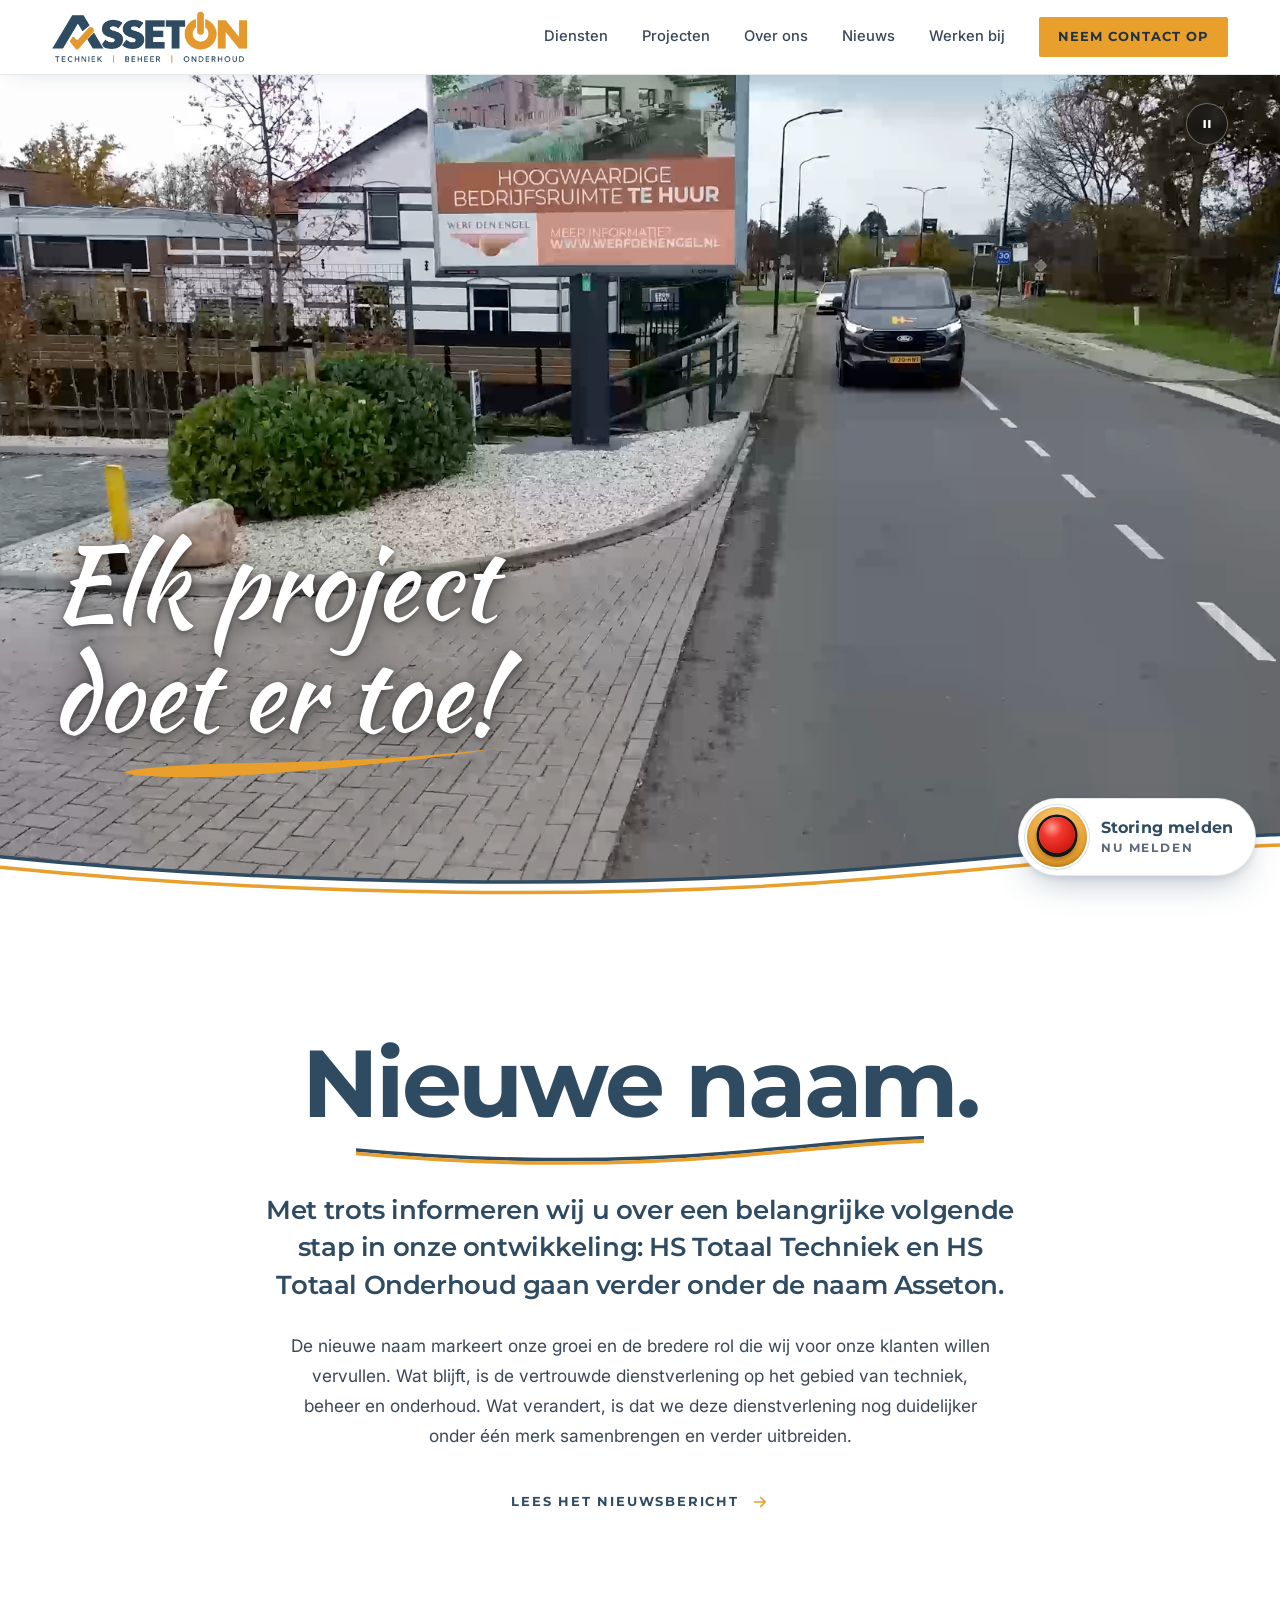
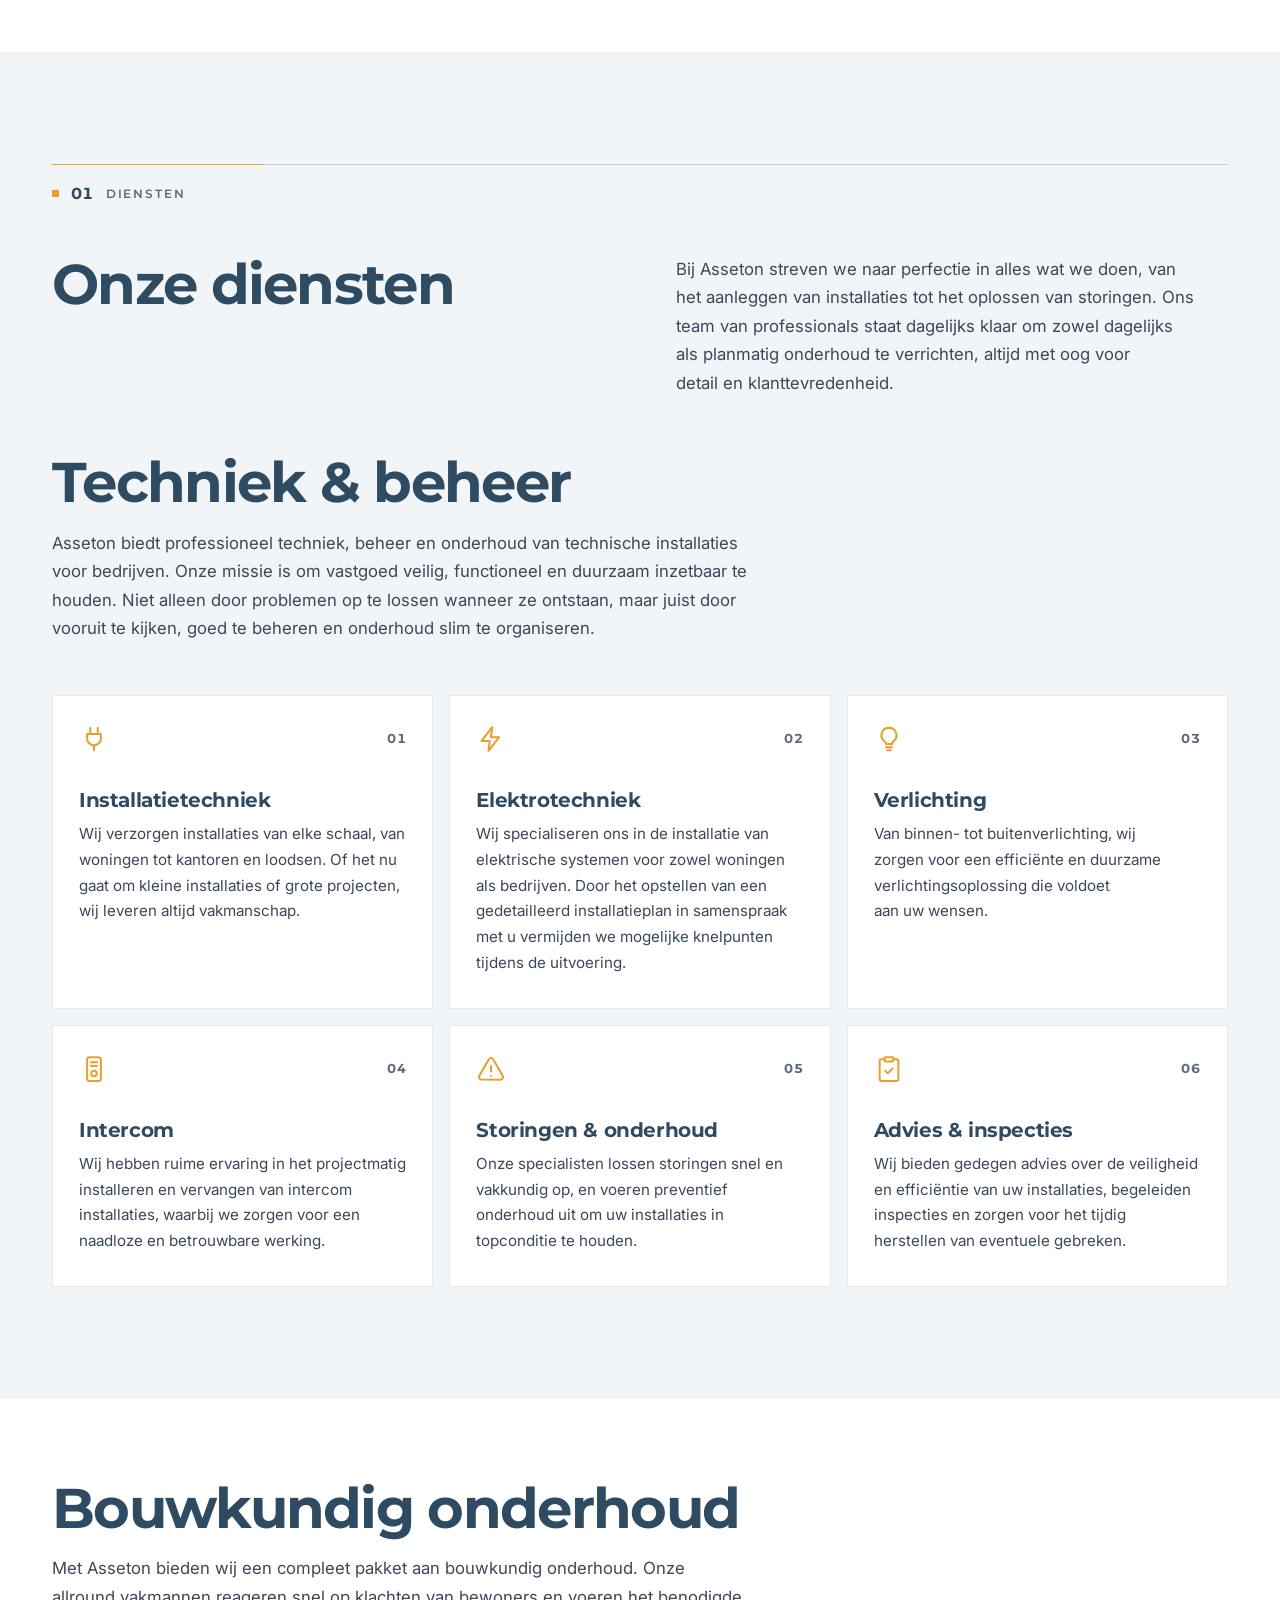
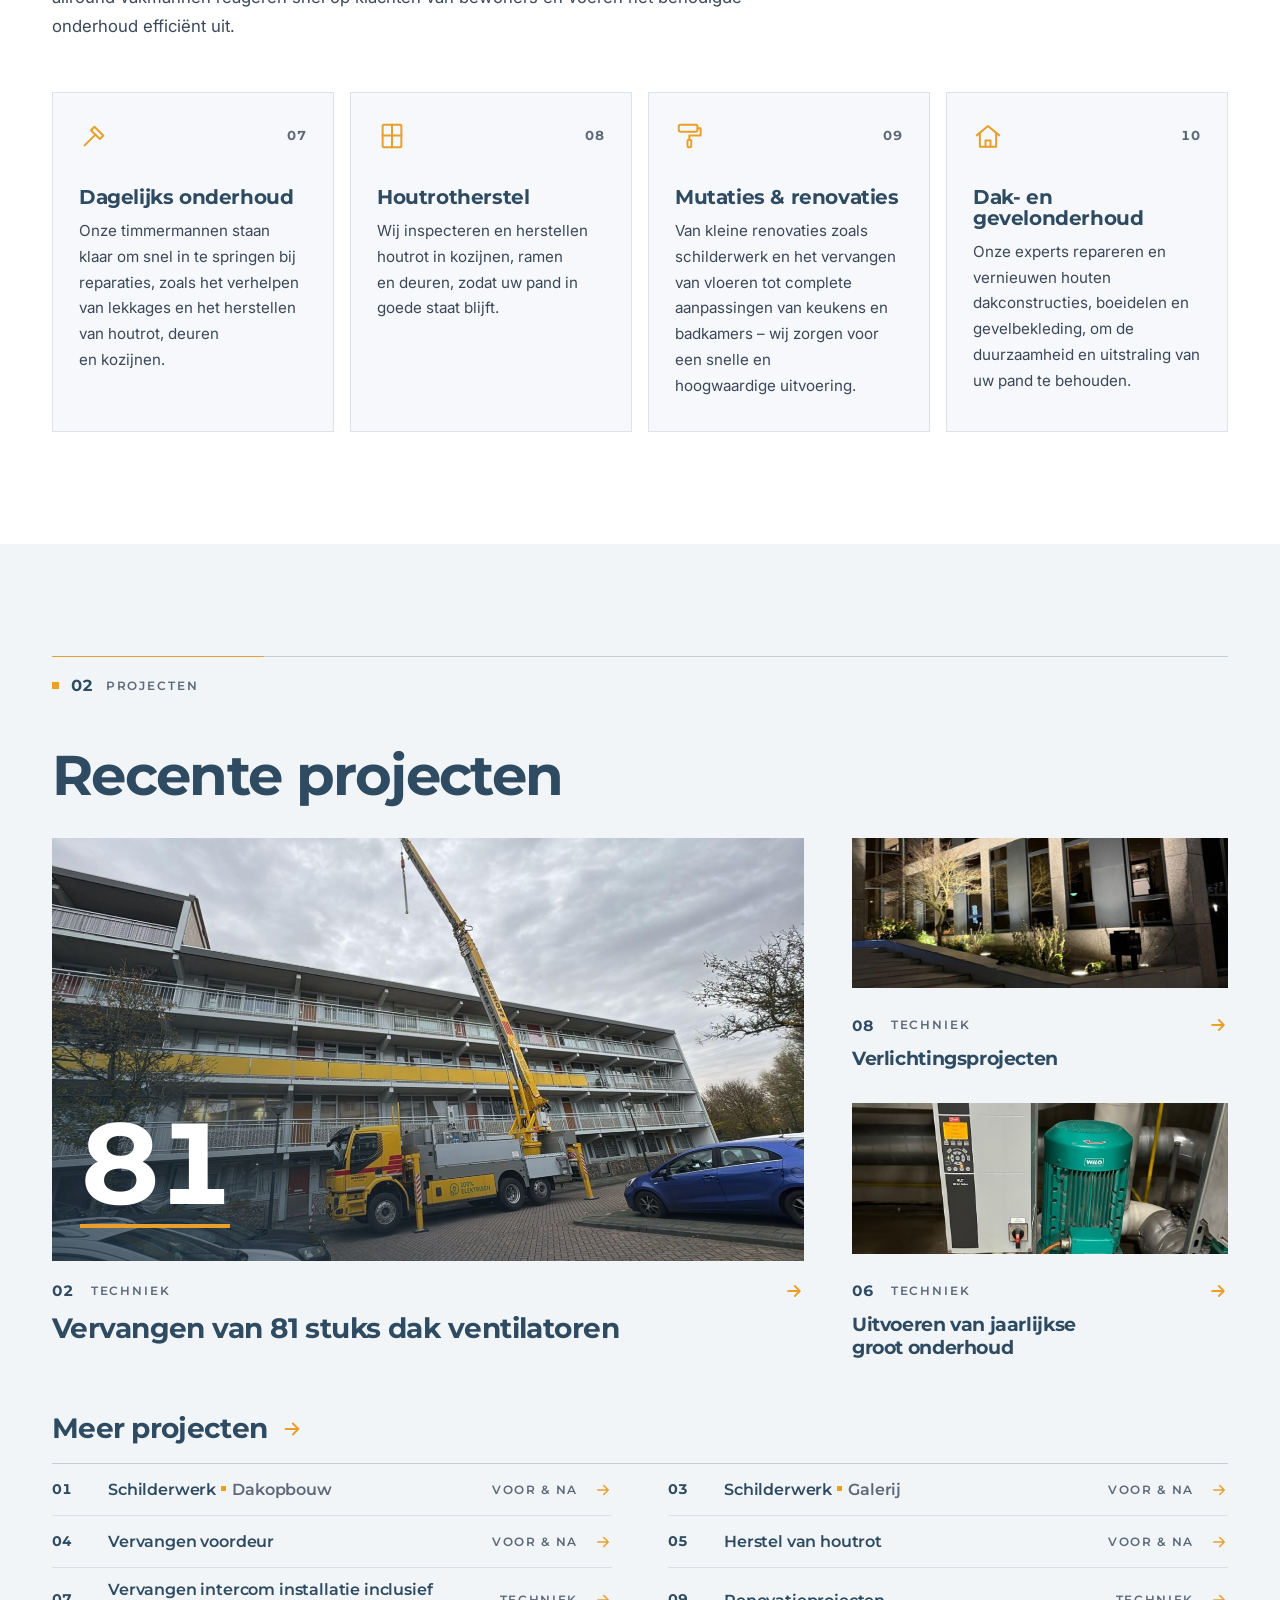
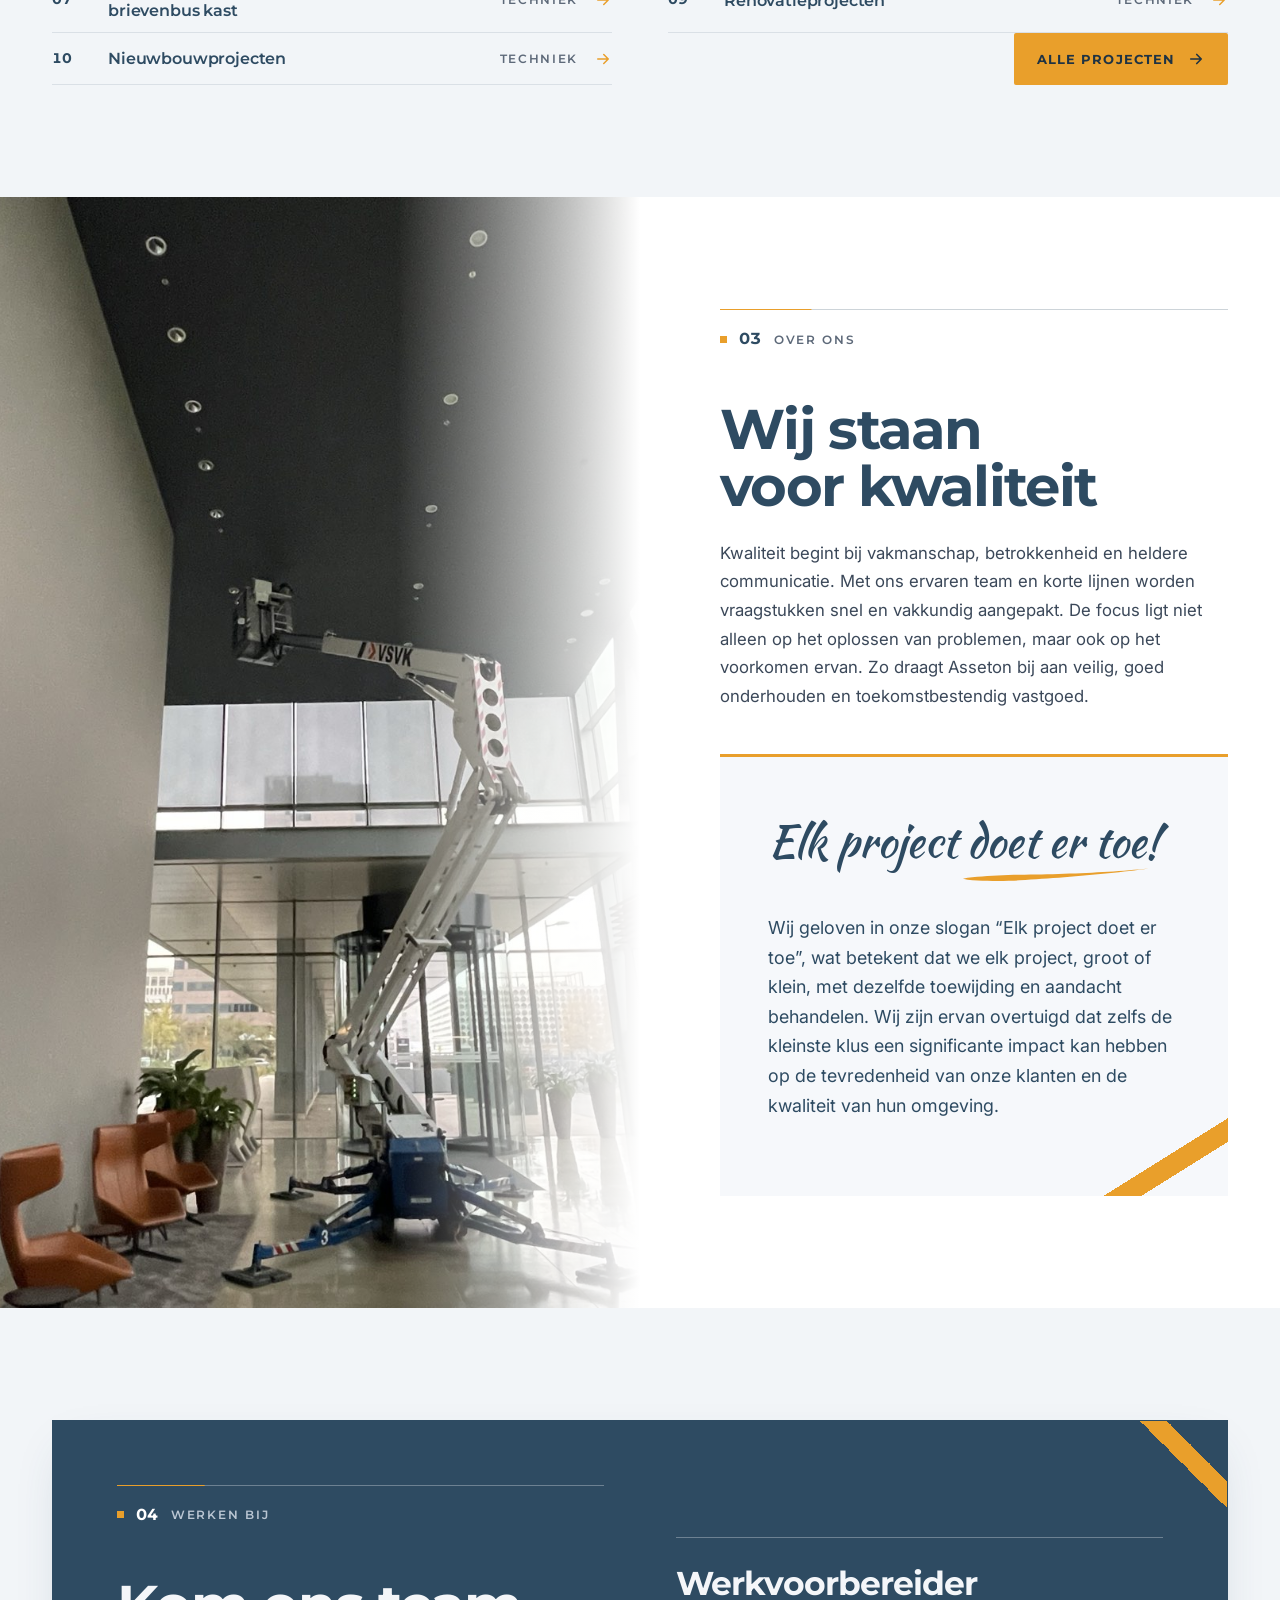
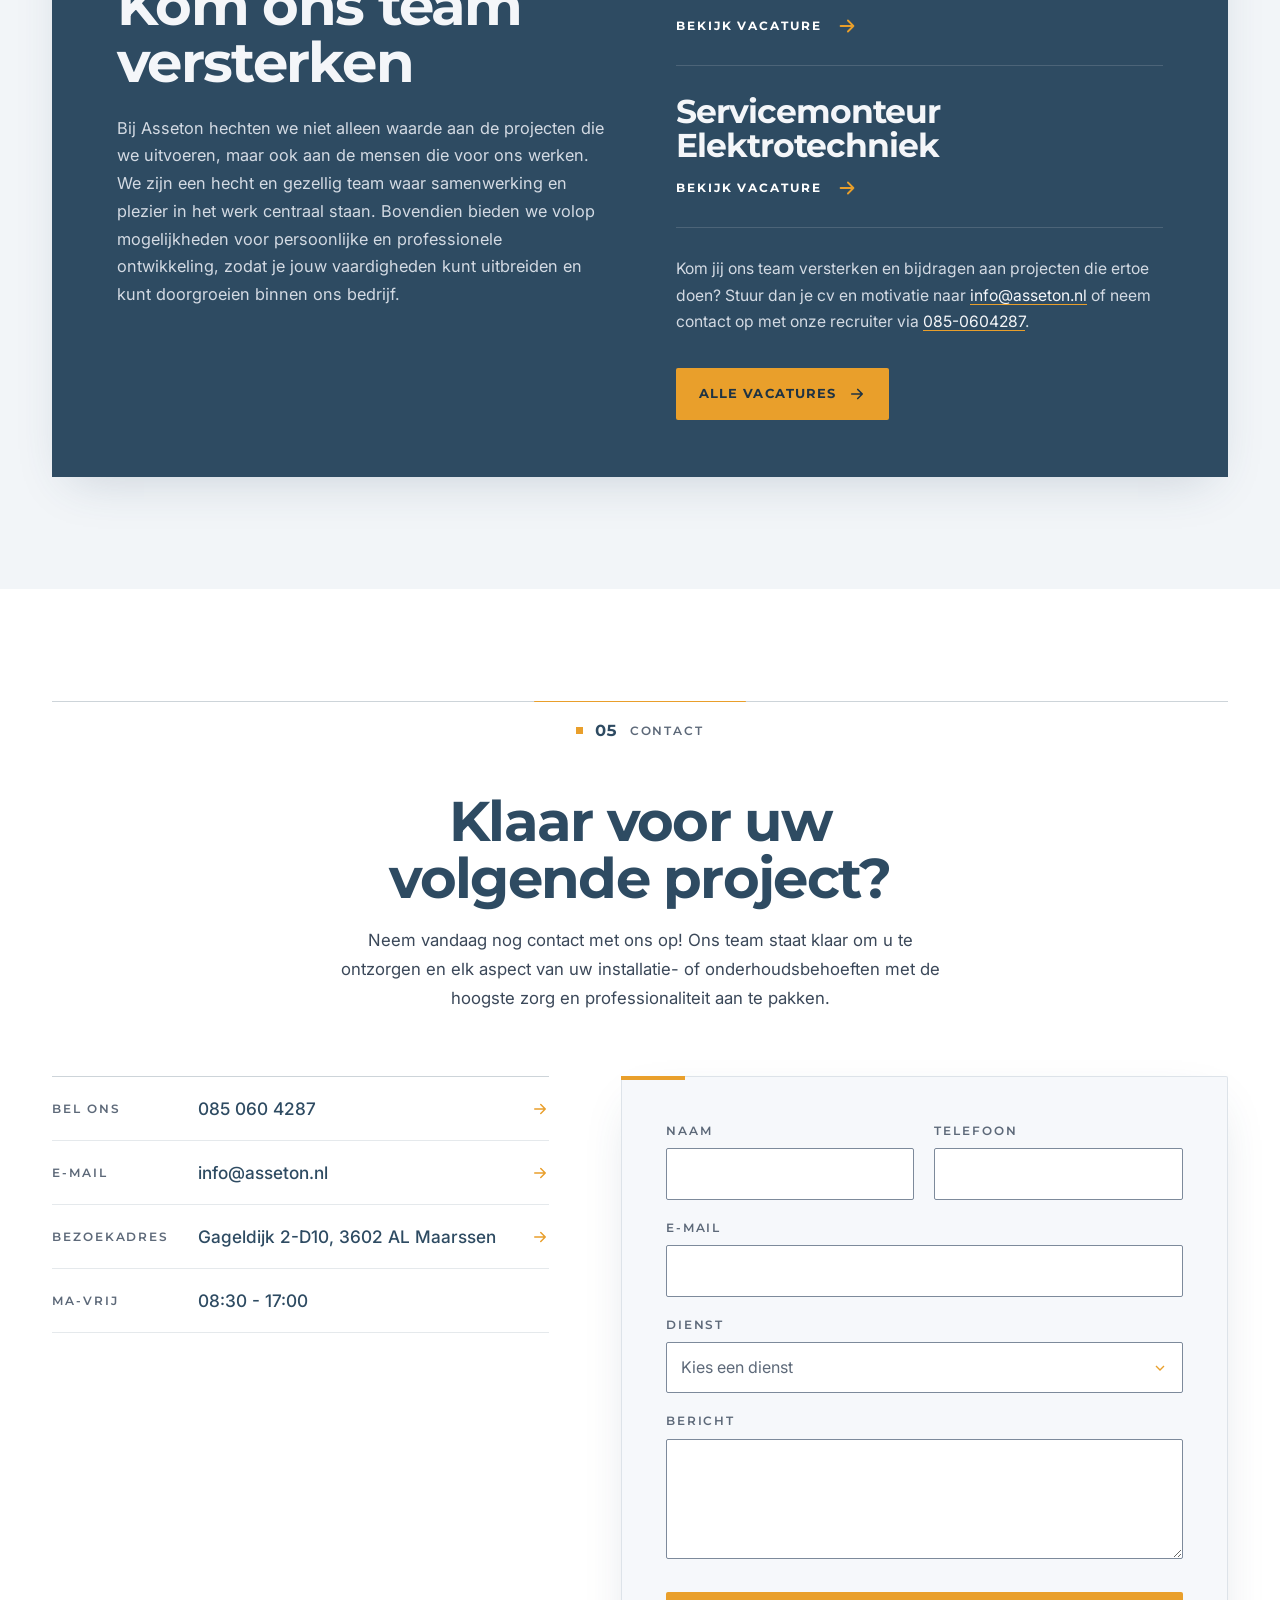
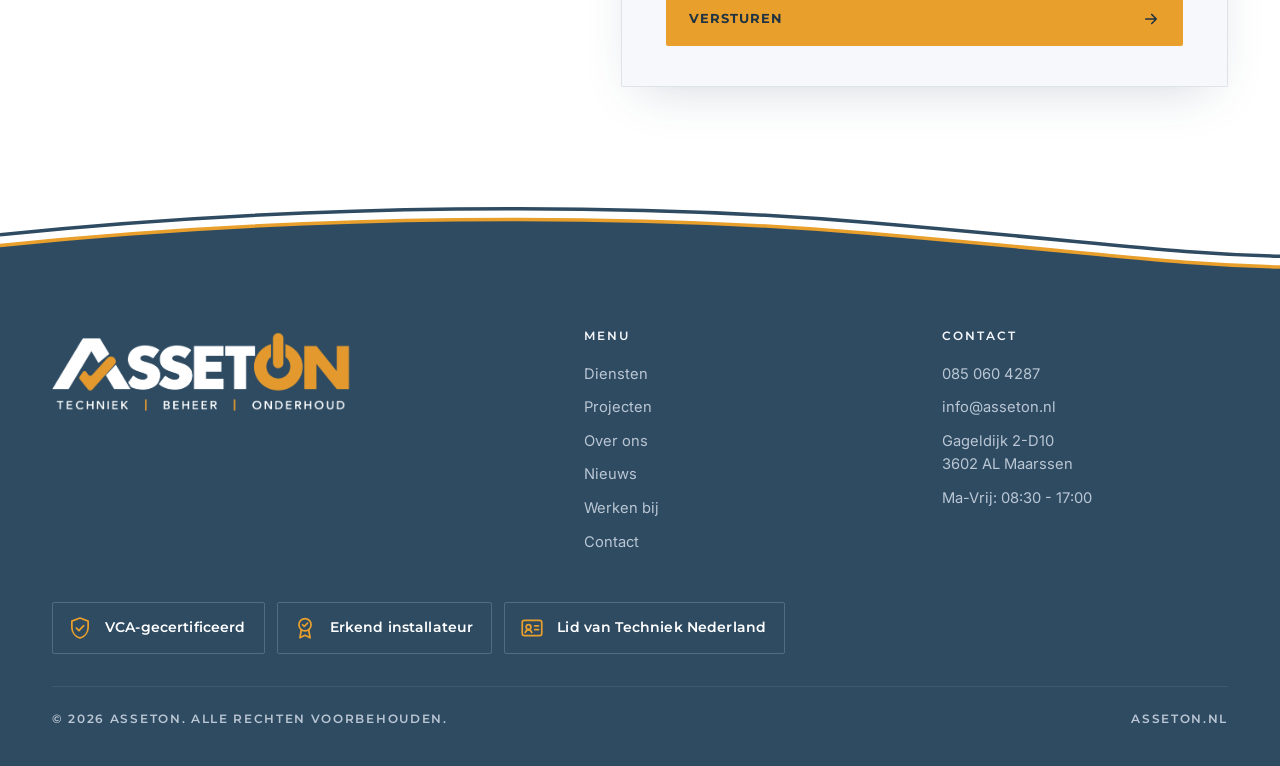
<file: index.html>
<!DOCTYPE html>
<html lang="nl">
<head>
<meta charset="utf-8">
<meta name="robots" content="noindex, nofollow">
<meta name="viewport" content="width=device-width, initial-scale=1, viewport-fit=cover">
<script>
/* Open at the top. A #fragment only scrolls when it comes from a link on this site (e.g. Projecten -> index.html#contact);
   a pasted or stale #fragment, a reload or a restored tab never jumps the page. */
(function(){try{if('scrollRestoration' in history)history.scrollRestoration='manual';var h=location.hash;if(!h)return;var n=performance.getEntriesByType?performance.getEntriesByType('navigation')[0]:null,r=document.referrer||'';if((!n||n.type==='navigate')&&r.indexOf(location.protocol+'//'+location.host+'/')===0)window.__asGoto=decodeURIComponent(h.slice(1));history.replaceState(null,'',location.pathname+location.search);}catch(e){}})();
</script>

<title>Asseton - Elk project doet er toe!</title>
<meta name="description" content="Asseton is een allround installatiebedrijf met een breed aanbod aan diensten, van projectmatige installaties tot het beheren en onderhouden van bedrijfspanden.">
<link rel="canonical" href="https://asseton.nl/">
<meta property="og:title" content="Asseton - Elk project doet er toe!">
<meta property="og:description" content="Asseton is een allround installatiebedrijf met een breed aanbod aan diensten, van projectmatige installaties tot het beheren en onderhouden van bedrijfspanden.">
<meta property="og:image" content="https://asseton.nl/images/over-ons-atrium.jpg">
<meta property="og:url" content="https://asseton.nl/">
<meta property="og:locale" content="nl_NL">
<meta name="theme-color" content="#FFFFFF">
<link rel="icon" href="data:image/svg+xml,%3Csvg xmlns='http://www.w3.org/2000/svg' viewBox='0 0 32 32'%3E%3Crect width='32' height='32' rx='7' fill='%232E4B62'/%3E%3Cg fill='none' stroke='%23E99F2B' stroke-width='3.4' stroke-linecap='round' transform='translate(4.4 4.4) scale(.967)'%3E%3Cpath d='M6.38 5.31A9 9 0 1 0 17.62 5.31'/%3E%3Cpath d='M12 3v8.2'/%3E%3C/g%3E%3C/svg%3E">
<link rel="preconnect" href="https://fonts.googleapis.com">
<link rel="preconnect" href="https://fonts.gstatic.com" crossorigin>
<link href="https://fonts.googleapis.com/css2?family=Montserrat:wght@600;700&family=Inter:wght@400;500;600&family=Kaushan+Script&display=swap" rel="stylesheet">
<script type="application/ld+json">
{
  "@context": "https://schema.org",
  "@type": "LocalBusiness",
  "name": "Asseton",
  "alternateName": ["HS Totaal Techniek", "HS Totaal Onderhoud"],
  "slogan": "Elk project doet er toe!",
  "url": "https://asseton.nl/",
  "email": "info@asseton.nl",
  "telephone": "+31850604287",
  "address": {
    "@type": "PostalAddress",
    "streetAddress": "Gageldijk 2-D10",
    "postalCode": "3602 AL",
    "addressLocality": "Maarssen",
    "addressCountry": "NL"
  },
  "openingHours": "Mo-Fr 08:30-17:00",
  "image": "https://asseton.nl/images/over-ons-atrium.jpg"
}
</script>
<link rel="stylesheet" href="assets/site.css?v=14">
</head>
<body data-page="home">
<svg width="0" height="0" style="position:absolute" aria-hidden="true" focusable="false"><defs>
  <symbol id="i-plug" viewBox="0 0 24 24"><path d="M9 3v5M15 3v5"/><path d="M6.5 8h11v3.5a5.5 5.5 0 0 1-11 0z"/><path d="M12 17v4"/></symbol>
  <symbol id="i-bolt" viewBox="0 0 24 24"><path d="M13 2.5 4.5 13.5H11l-1 8 8.5-11H12l1-8z"/></symbol>
  <symbol id="i-bulb" viewBox="0 0 24 24"><path d="M12 3a6 6 0 0 0-3.5 10.87c.6.44 1 1.07 1 1.8V16h5v-.33c0-.73.4-1.36 1-1.8A6 6 0 0 0 12 3z"/><path d="M9.5 18.5h5M10.5 21h3"/></symbol>
  <symbol id="i-intercom" viewBox="0 0 24 24"><rect x="6.5" y="2.5" width="11" height="19" rx="2"/><path d="M9.5 6.5h5M9.5 9.5h5"/><circle cx="12" cy="15.5" r="2.2"/></symbol>
  <symbol id="i-alert" viewBox="0 0 24 24"><path d="M10.3 4.2 2.6 17.5a2 2 0 0 0 1.7 3h15.4a2 2 0 0 0 1.7-3L13.7 4.2a2 2 0 0 0-3.4 0z"/><path d="M12 9.5V14M12 17.3v.01"/></symbol>
  <symbol id="i-check" viewBox="0 0 24 24"><rect x="8.5" y="2.5" width="7" height="3.5" rx="1"/><path d="M15.5 4.25H18a1.5 1.5 0 0 1 1.5 1.5V20a1.5 1.5 0 0 1-1.5 1.5H6A1.5 1.5 0 0 1 4.5 20V5.75A1.5 1.5 0 0 1 6 4.25h2.5"/><path d="m9 13.5 2 2 4-4"/></symbol>
  <symbol id="i-hammer" viewBox="0 0 24 24"><path d="M12.37 4.55 19.45 11.63 16.63 14.45 9.55 7.37z"/><path d="M13.09 10.91 4.5 19.5"/></symbol>
  <symbol id="i-window" viewBox="0 0 24 24"><rect x="4.5" y="3" width="15" height="18" rx="1"/><path d="M12 3v18M4.5 11.5h15"/></symbol>
  <symbol id="i-roller" viewBox="0 0 24 24"><rect x="3" y="3" width="15" height="5.5" rx="1.5"/><path d="M18 5.75h2.5v5.75h-9V15"/><rect x="10" y="15" width="3" height="6" rx="1"/></symbol>
  <g id="mk-letters"><path d="M0 0L673 -1085L988 -1085L1270 0L1032 0L855 -679L434 0ZM1583 14Q1497 14 1417 -8Q1338 -29 1288 -63L1353 -209Q1400 -179 1461 -160Q1523 -140 1584 -140Q1625 -140 1650 -148Q1675 -155 1686 -168Q1698 -180 1698 -197Q1698 -221 1676 -235Q1654 -249 1619 -258Q1584 -267 1541 -276Q1499 -285 1456 -299Q1414 -313 1379 -336Q1344 -358 1322 -394Q1300 -431 1300 -487Q1300 -550 1334 -601Q1369 -652 1438 -683Q1507 -714 1610 -714Q1679 -714 1745 -698Q1812 -683 1864 -653L1803 -506Q1753 -533 1704 -546Q1655 -560 1609 -560Q1568 -560 1543 -552Q1518 -543 1507 -529Q1496 -515 1496 -497Q1496 -474 1517 -460Q1539 -447 1574 -438Q1610 -430 1652 -421Q1695 -412 1737 -398Q1780 -385 1815 -362Q1850 -340 1871 -304Q1893 -267 1893 -212Q1893 -151 1858 -100Q1824 -48 1755 -17Q1687 14 1583 14ZM2217 14Q2131 14 2051 -8Q1972 -29 1922 -63L1987 -209Q2034 -179 2095 -160Q2157 -140 2218 -140Q2259 -140 2284 -148Q2309 -155 2320 -168Q2332 -180 2332 -197Q2332 -221 2310 -235Q2288 -249 2253 -258Q2218 -267 2175 -276Q2133 -285 2090 -299Q2048 -313 2013 -336Q1978 -358 1956 -394Q1934 -431 1934 -487Q1934 -550 1968 -601Q2003 -652 2072 -683Q2141 -714 2244 -714Q2313 -714 2379 -698Q2446 -683 2498 -653L2437 -506Q2387 -533 2338 -546Q2289 -560 2243 -560Q2202 -560 2177 -552Q2152 -543 2141 -529Q2130 -515 2130 -497Q2130 -474 2151 -460Q2173 -447 2208 -438Q2244 -430 2286 -421Q2329 -412 2371 -398Q2414 -385 2449 -362Q2484 -340 2505 -304Q2527 -267 2527 -212Q2527 -151 2492 -100Q2458 -48 2389 -17Q2321 14 2217 14ZM2556 0V-700H3105V-547H2752V-153H3118V0ZM2738 -281V-429H3063V-281ZM3353 0V-543H3138V-700H3765V-543H3551V0Z" style="fill:var(--mk-a)"/><path d="M300 -430L560 -90L1000 -700" style="fill:none;stroke:var(--mk-knock);stroke-width:210;stroke-linejoin:miter;stroke-miterlimit:8"/><path d="M300 -430L560 -90L1000 -700" style="fill:none;stroke:var(--mk-o);stroke-width:132;stroke-linejoin:miter;stroke-miterlimit:8"/><path d="M4759 0V-700H4922L5308 -234H5231V-700H5425V0H5262L4876 -466H4953V0Z" style="fill:var(--mk-o)"/></g>
  <symbol id="i-roof" viewBox="0 0 24 24"><path d="M3 11.5 12 4l9 7.5"/><path d="M5.5 9.5v11h13v-11"/><path d="M10 20.5v-5h4v5"/></symbol>
</defs></svg>
<a class="skip label" href="#top">Naar inhoud</a>

<header>
  <div class="wrap nav">
    <a href="#top" class="logo" aria-label="Asseton, naar boven">
      <img class="logo-img" src="images/logo-asseton.png" width="1407" height="371" alt="">
    </a>
    <button class="nav-toggle" id="navToggle" type="button" aria-label="Menu openen" aria-expanded="false" aria-controls="nav">
      <svg class="i-menu" viewBox="0 0 24 24" fill="none" stroke="currentColor" stroke-width="2" stroke-linecap="round" aria-hidden="true"><path d="M4 7h16M4 12h16M4 17h16"/></svg>
      <svg class="i-close" viewBox="0 0 24 24" fill="none" stroke="currentColor" stroke-width="2" stroke-linecap="round" aria-hidden="true"><path d="M6 6l12 12M18 6 6 18"/></svg>
    </button>
    <nav class="nav-links" id="nav">
      <a href="#diensten">Diensten</a>
      <a href="projecten.html">Projecten</a>
      <a href="#over-ons">Over ons</a>
      <a href="nieuws.html">Nieuws</a>
      <a href="werken-bij.html">Werken bij</a>
      <a href="#contact" class="btn btn-signal nav-cta">Neem contact op <svg viewBox="0 0 24 24" fill="none" stroke="currentColor" stroke-width="2.2" stroke-linecap="round" stroke-linejoin="round" aria-hidden="true"><path d="M5 12h14M13 6l6 6-6 6"/></svg></a>
    </nav>
    <span class="power-line" aria-hidden="true"><i id="powerLine"></i></span>
  </div>
</header>
<!-- STORING MELDEN (always visible, hides over Contact and the footer; button first in the DOM, panel drawn above it via column-reverse) -->
<aside class="sos" id="sos" aria-label="Storing melden">
  <button class="sos-btn" id="sosBtn" type="button" aria-expanded="false" aria-controls="sosPanel">
    <span class="sos-estop" aria-hidden="true"><span class="sos-dome"></span></span>
    <span class="sos-label"><strong>Storing melden</strong> <small>Nu melden</small></span>
  </button>
  <div class="sos-panel" id="sosPanel" role="dialog" aria-labelledby="sosTitle" hidden>
    <p class="sos-title" id="sosTitle">Storing&nbsp;melden</p>
    <a class="sos-call" href="tel:+31850604287">
      <svg viewBox="0 0 24 24" fill="none" stroke="currentColor" stroke-width="2.2" stroke-linecap="round" stroke-linejoin="round" aria-hidden="true"><path d="M22 16.9v3a2 2 0 0 1-2.2 2 19.8 19.8 0 0 1-8.6-3.1 19.5 19.5 0 0 1-6-6A19.8 19.8 0 0 1 2.1 4.2 2 2 0 0 1 4.1 2h3a2 2 0 0 1 2 1.7c.1 1 .4 1.9.7 2.8a2 2 0 0 1-.5 2.1L8 9.9a16 16 0 0 0 6 6l1.3-1.3a2 2 0 0 1 2.1-.4c.9.3 1.8.6 2.8.7a2 2 0 0 1 1.7 2z"/></svg>
      Bel ons: 085 060 4287
    </a>
    <a class="sos-form" href="#contact" id="sosForm">
      Neem contact op
      <svg viewBox="0 0 24 24" fill="none" stroke="currentColor" stroke-width="2.2" stroke-linecap="round" stroke-linejoin="round" aria-hidden="true"><path d="M5 12h14M13 6l6 6-6 6"/></svg>
    </a>
  </div>
</aside>
<div class="nav-scrim" id="navScrim" hidden></div>

<main id="top">

<!-- HERO -->
<div class="hero">
  <video class="hero-video" id="heroVideo" autoplay muted loop playsinline preload="auto" poster="images/hero-video-poster.jpg" aria-hidden="true">
    <source src="images/hero-video.mp4" type="video/mp4">
  </video>
  <div class="hero-shade" aria-hidden="true"></div>
  <div class="hero-inner wrap">
    <div class="hero-copy">
      <h1>Elk project<br>doet er toe!</h1>
    </div>
  </div>
  <button class="hero-toggle" id="heroToggle" type="button" aria-label="Video pauzeren">
    <svg class="i-pause" viewBox="0 0 24 24" fill="currentColor" aria-hidden="true"><rect x="6" y="5" width="4" height="14" rx="1"/><rect x="14" y="5" width="4" height="14" rx="1"/></svg>
    <svg class="i-play" viewBox="0 0 24 24" fill="currentColor" aria-hidden="true"><path d="M8 5.5v13a1 1 0 0 0 1.5.9l10-6.5a1 1 0 0 0 0-1.7l-10-6.5A1 1 0 0 0 8 5.5z"/></svg>
  </button>
</div>

<!-- 1 · INTRO -->
<section id="asseton" class="cool manifest">
  <div class="wrap manifest-in">
    <h2 class="statement manifest-h reveal"><span class="st-line m-big">Nieuwe naam.</span></h2>
    <p class="m-lead reveal">Met trots informeren wij u over een belangrijke volgende stap in onze ontwikkeling: HS Totaal Techniek en HS Totaal Onderhoud gaan verder onder de naam&nbsp;Asseton.</p>
    <p class="manifest-p reveal">De nieuwe naam markeert onze groei en de bredere rol die wij voor onze klanten willen vervullen. Wat blijft, is de vertrouwde dienstverlening op het gebied van techniek, beheer en onderhoud. Wat verandert, is dat we deze dienstverlening nog duidelijker onder één merk samenbrengen en verder&nbsp;uitbreiden.</p>
    <a class="side-link m-link reveal" href="nieuws.html">Lees het nieuwsbericht<svg viewBox="0 0 24 24" fill="none" stroke="currentColor" stroke-width="2.2" stroke-linecap="round" stroke-linejoin="round" aria-hidden="true"><path d="M5 12h14M13 6l6 6-6 6"/></svg></a>
  </div>
</section>

<!-- 2 · 01 DIENSTEN -->
<section id="diensten" class="warm">
  <div class="wrap">
    <div class="sec-top"><i class="led"></i><span class="n">01</span><span>Diensten</span></div>
    <div class="head2 reveal">
      <h2>Onze diensten</h2>
      <p>Bij Asseton streven we naar perfectie in alles wat we doen, van het aanleggen van installaties tot het oplossen van storingen. Ons team van professionals staat dagelijks klaar om zowel dagelijks als planmatig onderhoud te verrichten, altijd met oog voor detail en&nbsp;klanttevredenheid.</p>
    </div>
    <div class="ond-head reveal">
      <h3 class="group-t ond-t">Techniek &amp; beheer</h3>
      <p>Asseton biedt professioneel techniek, beheer en onderhoud van technische installaties voor bedrijven. Onze missie is om vastgoed veilig, functioneel en duurzaam inzetbaar te houden. Niet alleen door problemen op te lossen wanneer ze ontstaan, maar juist door vooruit te kijken, goed te beheren en onderhoud slim te&nbsp;organiseren.</p>
    </div>
    <div class="svc-list svc-cards svc-cards-6 reveal">
      <article class="svc">
        <h4 class="svc-h"><button class="svc-btn" type="button" aria-expanded="true" aria-controls="svc-1"><svg class="ico" viewBox="0 0 24 24" aria-hidden="true"><use href="#i-plug"/></svg><span class="n">01</span> <span class="t">Installatietechniek</span><span class="pm" aria-hidden="true"></span></button></h4>
        <div class="svc-body" id="svc-1"><p>Wij verzorgen installaties van elke schaal, van woningen tot kantoren en loodsen. Of het nu gaat om kleine installaties of grote projecten, wij leveren altijd&nbsp;vakmanschap.</p></div>
      </article>
      <article class="svc">
        <h4 class="svc-h"><button class="svc-btn" type="button" aria-expanded="true" aria-controls="svc-2"><svg class="ico" viewBox="0 0 24 24" aria-hidden="true"><use href="#i-bolt"/></svg><span class="n">02</span> <span class="t">Elektrotechniek</span><span class="pm" aria-hidden="true"></span></button></h4>
        <div class="svc-body" id="svc-2"><p>Wij specialiseren ons in de installatie van elektrische systemen voor zowel woningen als bedrijven. Door het opstellen van een gedetailleerd installatieplan in samenspraak met u vermijden we mogelijke knelpunten tijdens de&nbsp;uitvoering.</p></div>
      </article>
      <article class="svc">
        <h4 class="svc-h"><button class="svc-btn" type="button" aria-expanded="true" aria-controls="svc-3"><svg class="ico" viewBox="0 0 24 24" aria-hidden="true"><use href="#i-bulb"/></svg><span class="n">03</span> <span class="t">Verlichting</span><span class="pm" aria-hidden="true"></span></button></h4>
        <div class="svc-body" id="svc-3"><p>Van binnen- tot buitenverlichting, wij zorgen voor een efficiënte en duurzame verlichtingsoplossing die voldoet aan uw&nbsp;wensen.</p></div>
      </article>
      <article class="svc">
        <h4 class="svc-h"><button class="svc-btn" type="button" aria-expanded="true" aria-controls="svc-4"><svg class="ico" viewBox="0 0 24 24" aria-hidden="true"><use href="#i-intercom"/></svg><span class="n">04</span> <span class="t">Intercom</span><span class="pm" aria-hidden="true"></span></button></h4>
        <div class="svc-body" id="svc-4"><p>Wij hebben ruime ervaring in het projectmatig installeren en vervangen van intercom installaties, waarbij we zorgen voor een naadloze en betrouwbare&nbsp;werking.</p></div>
      </article>
      <article class="svc">
        <h4 class="svc-h"><button class="svc-btn" type="button" aria-expanded="true" aria-controls="svc-5"><svg class="ico" viewBox="0 0 24 24" aria-hidden="true"><use href="#i-alert"/></svg><span class="n">05</span> <span class="t">Storingen &amp; onderhoud</span><span class="pm" aria-hidden="true"></span></button></h4>
        <div class="svc-body" id="svc-5"><p>Onze specialisten lossen storingen snel en vakkundig op, en voeren preventief onderhoud uit om uw installaties in topconditie te&nbsp;houden.</p></div>
      </article>
      <article class="svc">
        <h4 class="svc-h"><button class="svc-btn" type="button" aria-expanded="true" aria-controls="svc-6"><svg class="ico" viewBox="0 0 24 24" aria-hidden="true"><use href="#i-check"/></svg><span class="n">06</span> <span class="t">Advies &amp; inspecties</span><span class="pm" aria-hidden="true"></span></button></h4>
        <div class="svc-body" id="svc-6"><p>Wij bieden gedegen advies over de veiligheid en efficiëntie van uw installaties, begeleiden inspecties en zorgen voor het tijdig herstellen van eventuele&nbsp;gebreken.</p></div>
      </article>
    </div>
  </div>
</section>

<!-- 3 · DIENSTEN (vervolg): BOUWKUNDIG ONDERHOUD, no section tag -->
<section id="onderhoud" class="cool">
  <div class="wrap">
    <div class="ond-head reveal">
      <h3 class="group-t ond-t">Bouwkundig onderhoud</h3>
      <p>Met Asseton bieden wij een compleet pakket aan bouwkundig onderhoud. Onze allround vakmannen reageren snel op klachten van bewoners en voeren het benodigde onderhoud efficiënt&nbsp;uit.</p>
    </div>
    <div class="svc-list svc-cards reveal">
      <article class="svc">
        <h4 class="svc-h"><button class="svc-btn" type="button" aria-expanded="true" aria-controls="svc-7"><svg class="ico" viewBox="0 0 24 24" aria-hidden="true"><use href="#i-hammer"/></svg><span class="n">07</span> <span class="t">Dagelijks onderhoud</span><span class="pm" aria-hidden="true"></span></button></h4>
        <div class="svc-body" id="svc-7"><p>Onze timmermannen staan klaar om snel in te springen bij reparaties, zoals het verhelpen van lekkages en het herstellen van houtrot, deuren en&nbsp;kozijnen.</p></div>
      </article>
      <article class="svc">
        <h4 class="svc-h"><button class="svc-btn" type="button" aria-expanded="true" aria-controls="svc-8"><svg class="ico" viewBox="0 0 24 24" aria-hidden="true"><use href="#i-window"/></svg><span class="n">08</span> <span class="t">Houtrotherstel</span><span class="pm" aria-hidden="true"></span></button></h4>
        <div class="svc-body" id="svc-8"><p>Wij inspecteren en herstellen houtrot in kozijnen, ramen en deuren, zodat uw pand in goede staat&nbsp;blijft.</p></div>
      </article>
      <article class="svc">
        <h4 class="svc-h"><button class="svc-btn" type="button" aria-expanded="true" aria-controls="svc-9"><svg class="ico" viewBox="0 0 24 24" aria-hidden="true"><use href="#i-roller"/></svg><span class="n">09</span> <span class="t">Mutaties &amp; renovaties</span><span class="pm" aria-hidden="true"></span></button></h4>
        <div class="svc-body" id="svc-9"><p>Van kleine renovaties zoals schilderwerk en het vervangen van vloeren tot complete aanpassingen van keukens en badkamers – wij zorgen voor een snelle en hoogwaardige&nbsp;uitvoering.</p></div>
      </article>
      <article class="svc">
        <h4 class="svc-h"><button class="svc-btn" type="button" aria-expanded="true" aria-controls="svc-10"><svg class="ico" viewBox="0 0 24 24" aria-hidden="true"><use href="#i-roof"/></svg><span class="n">10</span> <span class="t">Dak- en gevelonderhoud</span><span class="pm" aria-hidden="true"></span></button></h4>
        <div class="svc-body" id="svc-10"><p>Onze experts repareren en vernieuwen houten dakconstructies, boeidelen en gevelbekleding, om de duurzaamheid en uitstraling van uw pand te&nbsp;behouden.</p></div>
      </article>
    </div>
  </div>
</section>

<!-- 4 · 02 PROJECTEN: an editorial preview of projecten.html. The client's three showcase projects (02, 08, 06, numbered
     as on projecten.html): one large + two smaller, then the other seven as a slim index. Every item links to its project. -->
<section id="projecten" class="warm">
  <div class="wrap">
    <div class="sec-top"><i class="led"></i><span class="n">02</span><span>Projecten</span></div>
    <h2 class="h2-solo reveal">Recente projecten</h2>
    <div class="hp-grid">
      <article class="hp hp-1 reveal">
        <div class="hp-cap">
          <p class="hp-meta"><span class="hp-n">02</span><span class="hp-type">Techniek</span></p>
          <h3 class="hp-t"><a href="projecten.html#dakventilatoren">Vervangen van 81 stuks dak ventilatoren</a></h3>
        </div>
        <div class="hp-media hp-figbox">
          <img src="images/projecten/ventilatoren-kraan.jpg" width="1500" height="844" loading="lazy" decoding="async" alt="Kraanwagen voor een galerijflat, met de giek tot boven het dak" style="object-position:57% 50%">
          <span class="hp-fig" aria-hidden="true"><span>81</span></span>
        </div>
      </article>
      <article class="hp hp-2 reveal">
        <div class="hp-cap">
          <p class="hp-meta"><span class="hp-n">08</span><span class="hp-type">Techniek</span></p>
          <h3 class="hp-t"><a href="projecten.html#verlichting">Verlichtingsprojecten</a></h3>
        </div>
        <div class="hp-media">
          <img src="images/projecten/verlichting-nacht.jpg" width="968" height="1500" loading="lazy" decoding="async" alt="Kantoorgebouw bij avond met verlichte gevel en tuinverlichting" style="object-position:50% 60%">
        </div>
      </article>
      <article class="hp hp-3 reveal">
        <div class="hp-cap">
          <p class="hp-meta"><span class="hp-n">06</span><span class="hp-type">Techniek</span></p>
          <h3 class="hp-t"><a href="projecten.html#groot-onderhoud">Uitvoeren van jaarlijkse groot onderhoud</a></h3>
        </div>
        <div class="hp-media">
          <img src="images/projecten/onderhoud-pomp.jpg" width="1125" height="1500" loading="lazy" decoding="async" alt="Pomp met frequentieregelaar in een technische ruimte" style="object-position:55% 45%">
        </div>
      </article>
    </div>

    <div class="hp-more reveal">
      <h3 class="hp-more-h"><a href="projecten.html#meer-projecten">Meer projecten<svg viewBox="0 0 24 24" fill="none" stroke="currentColor" stroke-width="2.2" stroke-linecap="round" stroke-linejoin="round" aria-hidden="true"><path d="M5 12h14M13 6l6 6-6 6"/></svg></a></h3>
      <ol class="hp-list">
        <li><a href="projecten.html#dakopbouw"><span class="hp-n">01</span><span class="hp-lt">Schilderwerk <span class="hp-loc">Dakopbouw</span></span><span class="hp-type">Voor &amp; na</span></a></li>
        <li><a href="projecten.html#galerij"><span class="hp-n">03</span><span class="hp-lt">Schilderwerk <span class="hp-loc">Galerij</span></span><span class="hp-type">Voor &amp; na</span></a></li>
        <li><a href="projecten.html#voordeur"><span class="hp-n">04</span><span class="hp-lt">Vervangen voordeur</span><span class="hp-type">Voor &amp; na</span></a></li>
        <li><a href="projecten.html#houtrot"><span class="hp-n">05</span><span class="hp-lt">Herstel van houtrot</span><span class="hp-type">Voor &amp; na</span></a></li>
        <li><a href="projecten.html#intercom"><span class="hp-n">07</span><span class="hp-lt">Vervangen intercom installatie inclusief brievenbus kast</span><span class="hp-type">Techniek</span></a></li>
        <li><a href="projecten.html#renovatie"><span class="hp-n">09</span><span class="hp-lt">Renovatieprojecten</span><span class="hp-type">Techniek</span></a></li>
        <li><a href="projecten.html#nieuwbouw"><span class="hp-n">10</span><span class="hp-lt">Nieuwbouwprojecten</span><span class="hp-type">Techniek</span></a></li>
      </ol>
      <a class="btn btn-signal hp-all" href="projecten.html">
        Alle projecten
        <svg viewBox="0 0 24 24" fill="none" stroke="currentColor" stroke-width="2.2" stroke-linecap="round" stroke-linejoin="round" aria-hidden="true"><path d="M5 12h14M13 6l6 6-6 6"/></svg>
      </a>
    </div>
  </div>
</section>

<!-- 5 · 03 OVER ONS -->
<section id="over-ons" class="cool about2">
  <div class="about2-media"><img src="images/over-ons-atrium.jpg" width="1050" height="1400" loading="lazy" alt="Monteur op een hoogwerker bij het vernieuwen van plafondverlichting in een kantoorhal"></div>
  <div class="about2-copy">
    <div class="sec-top"><i class="led"></i><span class="n">03</span><span>Over ons</span></div>
    <div class="reveal">
      <h2 class="h2-solo">Wij staan voor kwaliteit</h2>
      <p class="about2-p">Kwaliteit begint bij vakmanschap, betrokkenheid en heldere communicatie. Met ons ervaren team en korte lijnen worden vraagstukken snel en vakkundig aangepakt. De focus ligt niet alleen op het oplossen van problemen, maar ook op het voorkomen ervan. Zo draagt Asseton bij aan veilig, goed onderhouden en toekomstbestendig&nbsp;vastgoed.</p>
    </div>
    <figure class="slogan-panel reveal">
        <blockquote class="big">Elk project doet er toe!</blockquote>
        <figcaption>Wij geloven in onze slogan “Elk project doet er toe”, wat betekent dat we elk project, groot of klein, met dezelfde toewijding en aandacht behandelen. Wij zijn ervan overtuigd dat zelfs de kleinste klus een significante impact kan hebben op de tevredenheid van onze klanten en de kwaliteit van hun&nbsp;omgeving.</figcaption>
      </figure>
  </div>
</section>

<!-- 6 · 04 WERKEN BIJ -->
<section id="werken-bij" class="warm">
  <div class="wrap">
    <div class="jobs-panel reveal">
      <div class="jobs-copy">
        <div class="sec-top"><i class="led"></i><span class="n">04</span><span>Werken bij</span></div>
        <h2 class="h2-solo">Kom ons team versterken</h2>
        <p>Bij Asseton hechten we niet alleen waarde aan de projecten die we uitvoeren, maar ook aan de mensen die voor ons werken. We zijn een hecht en gezellig team waar samenwerking en plezier in het werk centraal staan. Bovendien bieden we volop mogelijkheden voor persoonlijke en professionele ontwikkeling, zodat je jouw vaardigheden kunt uitbreiden en kunt doorgroeien binnen ons&nbsp;bedrijf.</p>
      </div>
      <div class="jobs-side">
        <div class="job-list">
      <a class="job" href="werken-bij.html#werkvoorbereider">
        <h3>Werkvoorbereider</h3>
        <span class="job-go label">Bekijk vacature<svg viewBox="0 0 24 24" fill="none" stroke="currentColor" stroke-width="2" stroke-linecap="round" stroke-linejoin="round" aria-hidden="true"><path d="M5 12h14M13 6l6 6-6 6"/></svg></span>
      </a>
      <a class="job" href="werken-bij.html#servicemonteur-elektrotechniek">
        <h3>Servicemonteur Elektrotechniek</h3>
        <span class="job-go label">Bekijk vacature<svg viewBox="0 0 24 24" fill="none" stroke="currentColor" stroke-width="2" stroke-linecap="round" stroke-linejoin="round" aria-hidden="true"><path d="M5 12h14M13 6l6 6-6 6"/></svg></span>
      </a>
    </div>
        <p class="jobs-note">Kom jij ons team versterken en bijdragen aan projecten die ertoe doen? Stuur dan je cv en motivatie naar <a href="mailto:info@asseton.nl">info@asseton.nl</a> of neem contact op met onze recruiter&nbsp;via <a class="nowrap" href="tel:+31850604287">085-0604287</a>.</p>
        <a class="btn btn-signal jobs-all" href="werken-bij.html">
          Alle vacatures
          <svg viewBox="0 0 24 24" fill="none" stroke="currentColor" stroke-width="2.2" stroke-linecap="round" stroke-linejoin="round" aria-hidden="true"><path d="M5 12h14M13 6l6 6-6 6"/></svg>
        </a>
      </div>
    </div>
  </div>
</section>

<!-- 7 · 05 CONTACT -->
<section id="contact" class="cool">
  <div class="wrap">
    <div class="sec-top"><i class="led"></i><span class="n">05</span><span>Contact</span></div>
    <div class="contact-info contact-head reveal">
      <h2>Klaar voor uw volgende project?</h2>
      <p>Neem vandaag nog contact met ons op! Ons team staat klaar om u te ontzorgen en elk aspect van uw installatie- of onderhoudsbehoeften met de hoogste zorg en professionaliteit aan te&nbsp;pakken.</p>
    </div>
    <div class="contact">
      <div class="contact-lines reveal">
        <div class="clines">
          <a class="cline" href="tel:+31850604287"><small>Bel ons</small> <span>085 060 4287</span></a>
          <a class="cline" href="mailto:info@asseton.nl"><small>E-mail</small> <span>info@asseton.nl</span></a>
          <a class="cline" href="https://maps.google.com/?q=Gageldijk+2-D10,+3602+AL+Maarssen" target="_blank" rel="noopener"><small>Bezoekadres</small> <span>Gageldijk 2-D10, 3602 AL Maarssen</span></a>
          <div class="cline"><small>Ma-Vrij</small> <span>08:30 - 17:00</span></div>
        </div>
      </div>
      <form id="contactForm" class="reveal" novalidate>
        <div class="field-row">
          <div class="field"><label for="naam">Naam</label><input id="naam" name="naam" autocomplete="name" required></div>
          <div class="field"><label for="telefoon">Telefoon</label><input id="telefoon" name="telefoon" type="tel" autocomplete="tel" required></div>
        </div>
        <div class="field"><label for="email">E-mail</label><input id="email" name="email" type="email" autocomplete="email" required></div>
        <div class="field">
          <label for="dienst">Dienst</label>
          <select id="dienst" name="diensten" class="label" required>
            <option value="" disabled selected hidden>Kies een dienst</option>
            <option>Installatietechniek</option>
            <option>Elektrotechniek</option>
            <option>Verlichting</option>
            <option>Intercom</option>
            <option>Storingen &amp; onderhoud</option>
            <option>Advies &amp; inspecties</option>
            <option>Dagelijks onderhoud</option>
            <option>Houtrotherstel</option>
            <option>Mutaties &amp; renovaties</option>
            <option>Dak- en gevelonderhoud</option>
          </select>
        </div>
        <div class="field"><label for="bericht">Bericht</label><textarea id="bericht" name="bericht"></textarea></div>
        <button type="submit" class="btn btn-signal">
          Versturen
          <svg viewBox="0 0 24 24" fill="none" stroke="currentColor" stroke-width="2.2" stroke-linecap="round" stroke-linejoin="round" aria-hidden="true"><path d="M5 12h14M13 6l6 6-6 6"/></svg>
        </button>
      </form>
    </div>
  </div>
</section>

</main>

<footer>
  <div class="wrap">
    <div class="foot">
      <nav aria-labelledby="footMenu">
        <p class="foot-h label" id="footMenu">Menu</p>
        <ul><li><a href="#diensten">Diensten</a></li><li><a href="projecten.html">Projecten</a></li><li><a href="#over-ons">Over ons</a></li><li><a href="nieuws.html">Nieuws</a></li><li><a href="werken-bij.html">Werken bij</a></li><li><a href="#contact">Contact</a></li></ul>
      </nav>
      <div>
        <p class="foot-h label" id="footContact">Contact</p>
        <ul aria-labelledby="footContact"><li><a href="tel:+31850604287">085 060 4287</a></li><li><a href="mailto:info@asseton.nl">info@asseton.nl</a></li><li class="txt">Gageldijk 2-D10<br>3602 AL Maarssen</li><li class="txt">Ma-Vrij: <span class="nowrap">08:30 - 17:00</span></li></ul>
      </div>
    </div>
    <ul class="foot-certs" aria-label="Certificeringen en lidmaatschap">
      <li><svg viewBox="0 0 24 24" aria-hidden="true"><path d="M12 2.8 4.5 5.6v5.9c0 4.6 3.1 8.4 7.5 9.7 4.4-1.3 7.5-5.1 7.5-9.7V5.6z"/><path d="m8.6 12 2.4 2.4 4.4-4.6"/></svg><span>VCA-gecertificeerd</span></li>
      <li><svg viewBox="0 0 24 24" aria-hidden="true"><circle cx="12" cy="9" r="5.6"/><path d="m9.7 9 1.6 1.6 3-3.1"/><path d="M8.6 13.6 7.3 21l4.7-2.4 4.7 2.4-1.3-7.4"/></svg><span>Erkend installateur</span></li>
      <li><svg viewBox="0 0 24 24" aria-hidden="true"><rect x="3" y="5" width="18" height="14" rx="2"/><circle cx="8.8" cy="11" r="2.2"/><path d="M5.8 16.2c.6-1.6 1.7-2.4 3-2.4s2.4.8 3 2.4M14.5 10h3.5M14.5 13.4h3.5"/></svg><span>Lid van Techniek Nederland</span></li>
    </ul>
    <div class="foot-bottom">
      <span>© <span id="year">2026</span> Asseton. Alle rechten voorbehouden.</span>
      <span>asseton.nl</span>
    </div>
    <div class="foot-brand">
      <a href="#top" class="foot-mark" aria-label="Asseton, naar boven"><img src="images/logo-asseton-wit.png" width="1407" height="371" alt="" loading="lazy" decoding="async"></a>
    </div>
  </div>
</footer>



<script src="assets/site.js?v=14"></script>
</body>
</html>
</file>
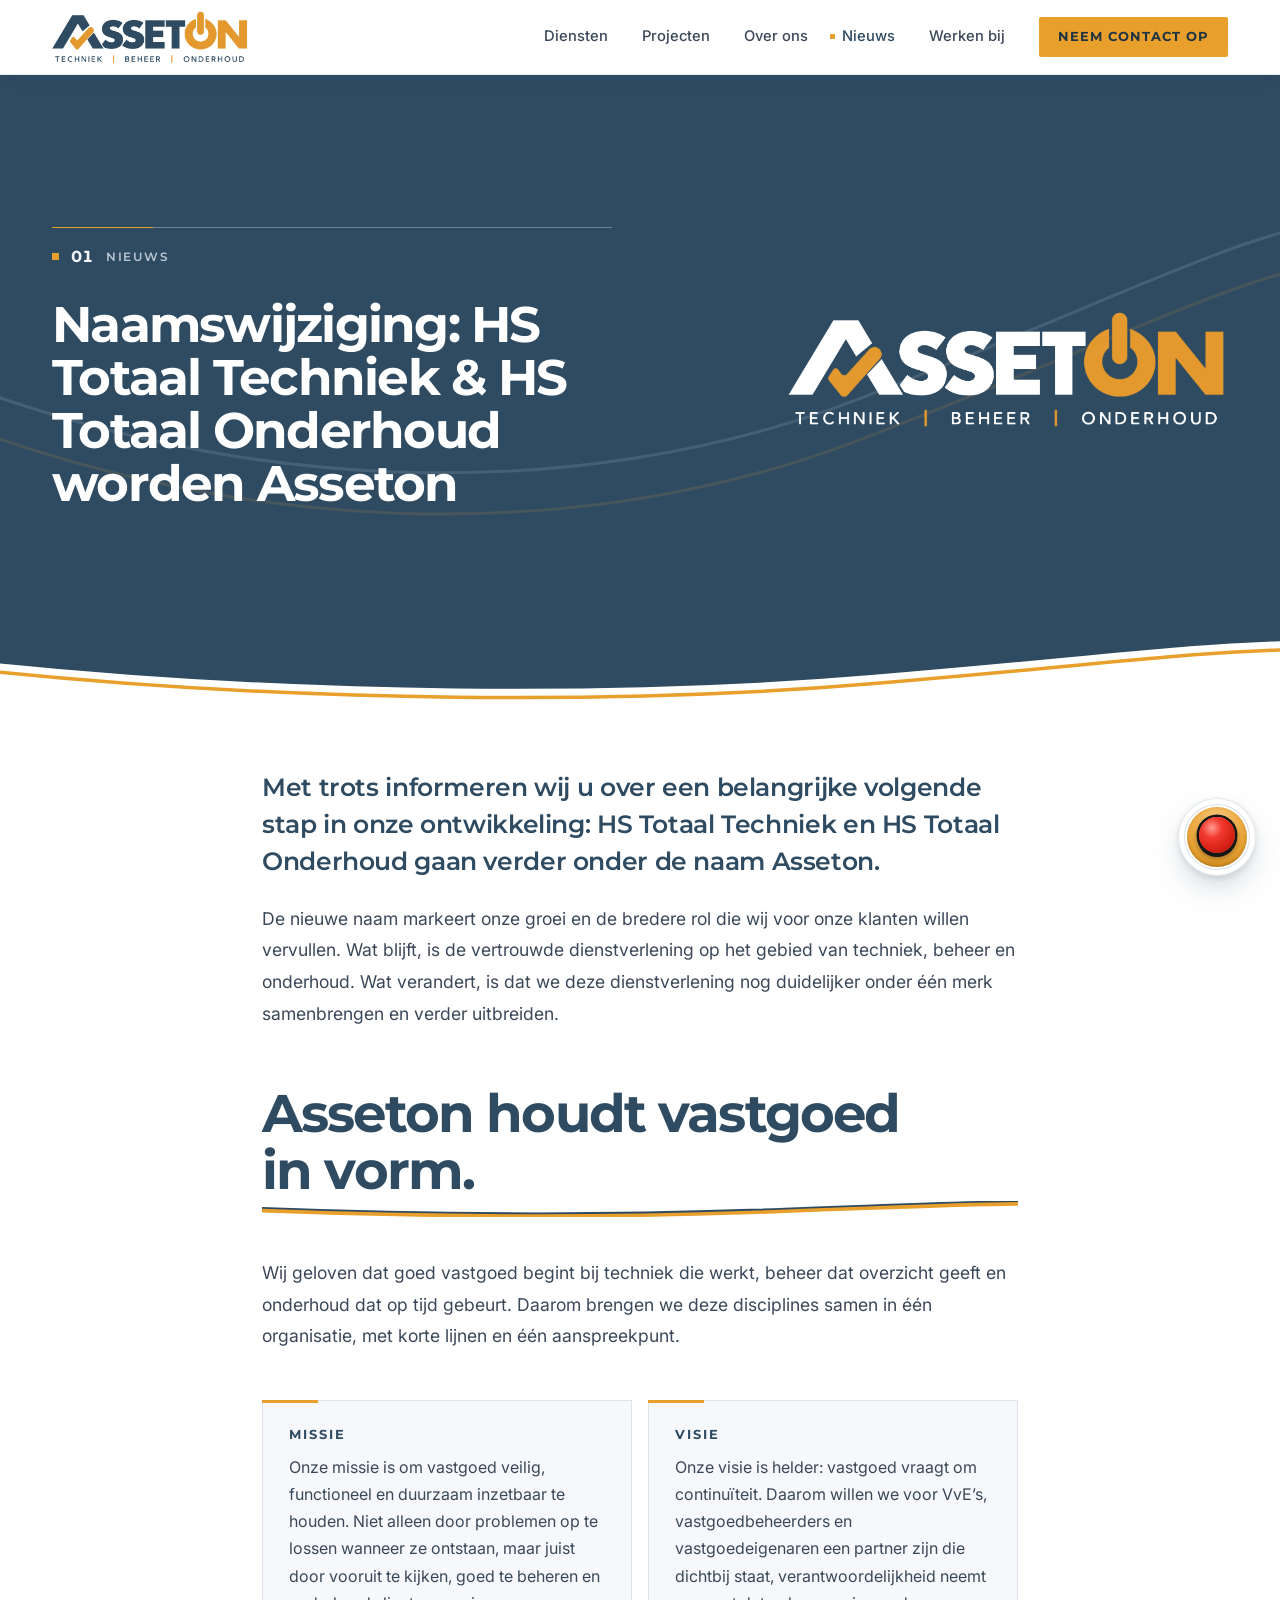
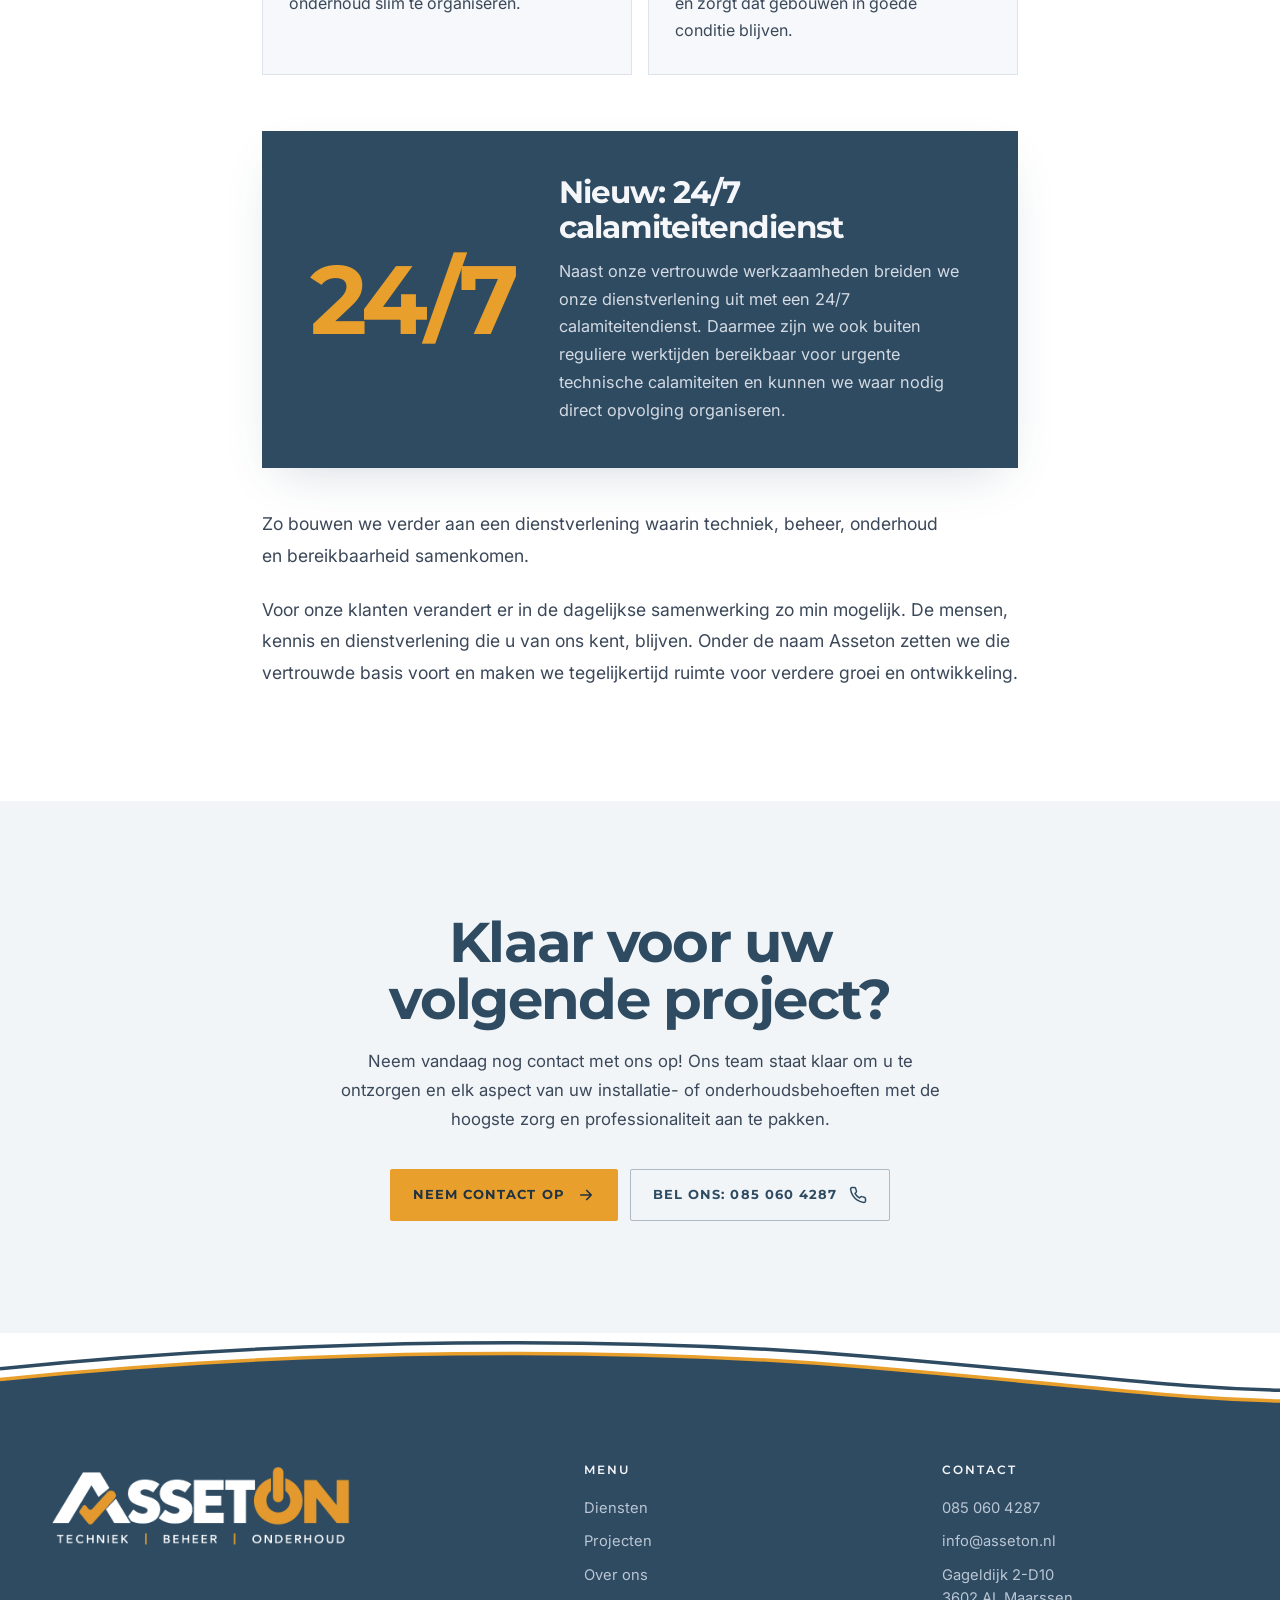
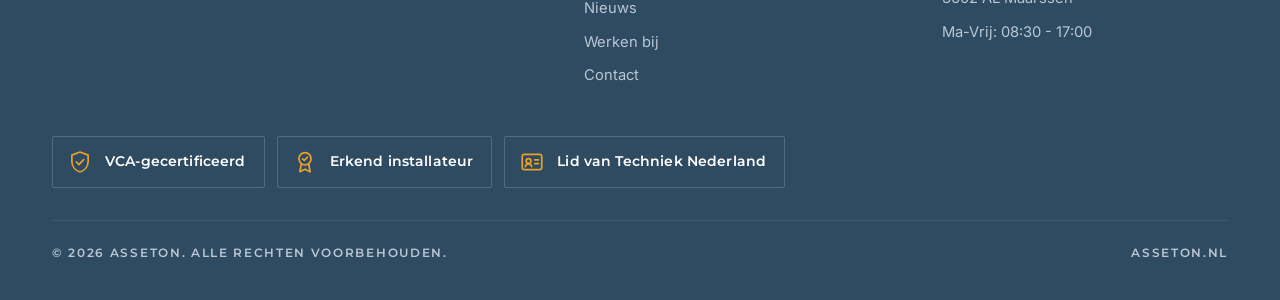
<file: nieuws.html>
<!DOCTYPE html>
<html lang="nl">
<head>
<meta charset="utf-8">
<meta name="robots" content="noindex, nofollow">
<meta name="viewport" content="width=device-width, initial-scale=1, viewport-fit=cover">
<script>
/* Open at the top. A #fragment only scrolls when it comes from a link on this site (e.g. Projecten -> index.html#contact);
   a pasted or stale #fragment, a reload or a restored tab never jumps the page. */
(function(){try{if('scrollRestoration' in history)history.scrollRestoration='manual';var h=location.hash;if(!h)return;var n=performance.getEntriesByType?performance.getEntriesByType('navigation')[0]:null,r=document.referrer||'';if((!n||n.type==='navigate')&&r.indexOf(location.protocol+'//'+location.host+'/')===0)window.__asGoto=decodeURIComponent(h.slice(1));history.replaceState(null,'',location.pathname+location.search);}catch(e){}})();
</script>

<title>Nieuws - Asseton</title>
<meta name="description" content="Met trots informeren wij u over een belangrijke volgende stap in onze ontwikkeling: HS Totaal Techniek en HS Totaal Onderhoud gaan verder onder de naam Asseton.">
<link rel="canonical" href="https://asseton.nl/nieuws.html">
<meta property="og:title" content="Naamswijziging: HS Totaal Techniek &amp; HS Totaal Onderhoud worden Asseton">
<meta property="og:description" content="Met trots informeren wij u over een belangrijke volgende stap in onze ontwikkeling: HS Totaal Techniek en HS Totaal Onderhoud gaan verder onder de naam Asseton.">
<meta property="og:image" content="https://asseton.nl/images/over-ons-atrium.jpg">
<meta property="og:url" content="https://asseton.nl/nieuws.html">
<meta property="og:locale" content="nl_NL">
<meta name="theme-color" content="#FFFFFF">
<link rel="icon" href="data:image/svg+xml,%3Csvg xmlns='http://www.w3.org/2000/svg' viewBox='0 0 32 32'%3E%3Crect width='32' height='32' rx='7' fill='%232E4B62'/%3E%3Cg fill='none' stroke='%23E99F2B' stroke-width='3.4' stroke-linecap='round' transform='translate(4.4 4.4) scale(.967)'%3E%3Cpath d='M6.38 5.31A9 9 0 1 0 17.62 5.31'/%3E%3Cpath d='M12 3v8.2'/%3E%3C/g%3E%3C/svg%3E">
<link rel="preconnect" href="https://fonts.googleapis.com">
<link rel="preconnect" href="https://fonts.gstatic.com" crossorigin>
<link href="https://fonts.googleapis.com/css2?family=Montserrat:wght@600;700&family=Inter:wght@400;500;600&family=Kaushan+Script&display=swap" rel="stylesheet">
<link rel="stylesheet" href="assets/site.css?v=14">
<link rel="stylesheet" href="assets/nieuws.css?v=14">
<noscript><style>.reveal{opacity:1;transform:none}</style></noscript>
</head>
<body data-page="nieuws">
<svg width="0" height="0" style="position:absolute" aria-hidden="true" focusable="false"><defs>
  <symbol id="i-plug" viewBox="0 0 24 24"><path d="M9 3v5M15 3v5"/><path d="M6.5 8h11v3.5a5.5 5.5 0 0 1-11 0z"/><path d="M12 17v4"/></symbol>
  <symbol id="i-bolt" viewBox="0 0 24 24"><path d="M13 2.5 4.5 13.5H11l-1 8 8.5-11H12l1-8z"/></symbol>
  <symbol id="i-bulb" viewBox="0 0 24 24"><path d="M12 3a6 6 0 0 0-3.5 10.87c.6.44 1 1.07 1 1.8V16h5v-.33c0-.73.4-1.36 1-1.8A6 6 0 0 0 12 3z"/><path d="M9.5 18.5h5M10.5 21h3"/></symbol>
  <symbol id="i-intercom" viewBox="0 0 24 24"><rect x="6.5" y="2.5" width="11" height="19" rx="2"/><path d="M9.5 6.5h5M9.5 9.5h5"/><circle cx="12" cy="15.5" r="2.2"/></symbol>
  <symbol id="i-alert" viewBox="0 0 24 24"><path d="M10.3 4.2 2.6 17.5a2 2 0 0 0 1.7 3h15.4a2 2 0 0 0 1.7-3L13.7 4.2a2 2 0 0 0-3.4 0z"/><path d="M12 9.5V14M12 17.3v.01"/></symbol>
  <symbol id="i-check" viewBox="0 0 24 24"><rect x="8.5" y="2.5" width="7" height="3.5" rx="1"/><path d="M15.5 4.25H18a1.5 1.5 0 0 1 1.5 1.5V20a1.5 1.5 0 0 1-1.5 1.5H6A1.5 1.5 0 0 1 4.5 20V5.75A1.5 1.5 0 0 1 6 4.25h2.5"/><path d="m9 13.5 2 2 4-4"/></symbol>
  <symbol id="i-hammer" viewBox="0 0 24 24"><path d="M12.37 4.55 19.45 11.63 16.63 14.45 9.55 7.37z"/><path d="M13.09 10.91 4.5 19.5"/></symbol>
  <symbol id="i-window" viewBox="0 0 24 24"><rect x="4.5" y="3" width="15" height="18" rx="1"/><path d="M12 3v18M4.5 11.5h15"/></symbol>
  <symbol id="i-roller" viewBox="0 0 24 24"><rect x="3" y="3" width="15" height="5.5" rx="1.5"/><path d="M18 5.75h2.5v5.75h-9V15"/><rect x="10" y="15" width="3" height="6" rx="1"/></symbol>
  <g id="mk-letters"><path d="M0 0L673 -1085L988 -1085L1270 0L1032 0L855 -679L434 0ZM1583 14Q1497 14 1417 -8Q1338 -29 1288 -63L1353 -209Q1400 -179 1461 -160Q1523 -140 1584 -140Q1625 -140 1650 -148Q1675 -155 1686 -168Q1698 -180 1698 -197Q1698 -221 1676 -235Q1654 -249 1619 -258Q1584 -267 1541 -276Q1499 -285 1456 -299Q1414 -313 1379 -336Q1344 -358 1322 -394Q1300 -431 1300 -487Q1300 -550 1334 -601Q1369 -652 1438 -683Q1507 -714 1610 -714Q1679 -714 1745 -698Q1812 -683 1864 -653L1803 -506Q1753 -533 1704 -546Q1655 -560 1609 -560Q1568 -560 1543 -552Q1518 -543 1507 -529Q1496 -515 1496 -497Q1496 -474 1517 -460Q1539 -447 1574 -438Q1610 -430 1652 -421Q1695 -412 1737 -398Q1780 -385 1815 -362Q1850 -340 1871 -304Q1893 -267 1893 -212Q1893 -151 1858 -100Q1824 -48 1755 -17Q1687 14 1583 14ZM2217 14Q2131 14 2051 -8Q1972 -29 1922 -63L1987 -209Q2034 -179 2095 -160Q2157 -140 2218 -140Q2259 -140 2284 -148Q2309 -155 2320 -168Q2332 -180 2332 -197Q2332 -221 2310 -235Q2288 -249 2253 -258Q2218 -267 2175 -276Q2133 -285 2090 -299Q2048 -313 2013 -336Q1978 -358 1956 -394Q1934 -431 1934 -487Q1934 -550 1968 -601Q2003 -652 2072 -683Q2141 -714 2244 -714Q2313 -714 2379 -698Q2446 -683 2498 -653L2437 -506Q2387 -533 2338 -546Q2289 -560 2243 -560Q2202 -560 2177 -552Q2152 -543 2141 -529Q2130 -515 2130 -497Q2130 -474 2151 -460Q2173 -447 2208 -438Q2244 -430 2286 -421Q2329 -412 2371 -398Q2414 -385 2449 -362Q2484 -340 2505 -304Q2527 -267 2527 -212Q2527 -151 2492 -100Q2458 -48 2389 -17Q2321 14 2217 14ZM2556 0V-700H3105V-547H2752V-153H3118V0ZM2738 -281V-429H3063V-281ZM3353 0V-543H3138V-700H3765V-543H3551V0Z" style="fill:var(--mk-a)"/><path d="M300 -430L560 -90L1000 -700" style="fill:none;stroke:var(--mk-knock);stroke-width:210;stroke-linejoin:miter;stroke-miterlimit:8"/><path d="M300 -430L560 -90L1000 -700" style="fill:none;stroke:var(--mk-o);stroke-width:132;stroke-linejoin:miter;stroke-miterlimit:8"/><path d="M4759 0V-700H4922L5308 -234H5231V-700H5425V0H5262L4876 -466H4953V0Z" style="fill:var(--mk-o)"/></g>
  <symbol id="i-roof" viewBox="0 0 24 24"><path d="M3 11.5 12 4l9 7.5"/><path d="M5.5 9.5v11h13v-11"/><path d="M10 20.5v-5h4v5"/></symbol>
</defs></svg>
<a class="skip label" href="#top">Naar inhoud</a>

<header>
  <div class="wrap nav">
    <a href="index.html" class="logo" aria-label="Asseton, naar de homepage">
      <img class="logo-img" src="images/logo-asseton.png" width="1407" height="371" alt="">
    </a>
    <button class="nav-toggle" id="navToggle" type="button" aria-label="Menu openen" aria-expanded="false" aria-controls="nav">
      <svg class="i-menu" viewBox="0 0 24 24" fill="none" stroke="currentColor" stroke-width="2" stroke-linecap="round" aria-hidden="true"><path d="M4 7h16M4 12h16M4 17h16"/></svg>
      <svg class="i-close" viewBox="0 0 24 24" fill="none" stroke="currentColor" stroke-width="2" stroke-linecap="round" aria-hidden="true"><path d="M6 6l12 12M18 6 6 18"/></svg>
    </button>
    <nav class="nav-links" id="nav">
      <a href="index.html#diensten">Diensten</a>
      <a href="projecten.html">Projecten</a>
      <a href="index.html#over-ons">Over ons</a>
      <a href="nieuws.html" class="is-active" aria-current="page">Nieuws</a>
      <a href="werken-bij.html">Werken bij</a>
      <a href="index.html#contact" class="btn btn-signal nav-cta">Neem contact op <svg viewBox="0 0 24 24" fill="none" stroke="currentColor" stroke-width="2.2" stroke-linecap="round" stroke-linejoin="round" aria-hidden="true"><path d="M5 12h14M13 6l6 6-6 6"/></svg></a>
    </nav>
    <span class="power-line" aria-hidden="true"><i id="powerLine"></i></span>
  </div>
</header>
<!-- STORING MELDEN (always visible, hides over Contact and the footer; button first in the DOM, panel drawn above it via column-reverse) -->
<aside class="sos" id="sos" aria-label="Storing melden">
  <button class="sos-btn" id="sosBtn" type="button" aria-expanded="false" aria-controls="sosPanel">
    <span class="sos-estop" aria-hidden="true"><span class="sos-dome"></span></span>
    <span class="sos-label"><strong>Storing melden</strong> <small>Nu melden</small></span>
  </button>
  <div class="sos-panel" id="sosPanel" role="dialog" aria-labelledby="sosTitle" hidden>
    <p class="sos-title" id="sosTitle">Storing&nbsp;melden</p>
    <a class="sos-call" href="tel:+31850604287">
      <svg viewBox="0 0 24 24" fill="none" stroke="currentColor" stroke-width="2.2" stroke-linecap="round" stroke-linejoin="round" aria-hidden="true"><path d="M22 16.9v3a2 2 0 0 1-2.2 2 19.8 19.8 0 0 1-8.6-3.1 19.5 19.5 0 0 1-6-6A19.8 19.8 0 0 1 2.1 4.2 2 2 0 0 1 4.1 2h3a2 2 0 0 1 2 1.7c.1 1 .4 1.9.7 2.8a2 2 0 0 1-.5 2.1L8 9.9a16 16 0 0 0 6 6l1.3-1.3a2 2 0 0 1 2.1-.4c.9.3 1.8.6 2.8.7a2 2 0 0 1 1.7 2z"/></svg>
      Bel ons: 085 060 4287
    </a>
    <a class="sos-form" href="index.html#contact" id="sosForm">
      Neem contact op
      <svg viewBox="0 0 24 24" fill="none" stroke="currentColor" stroke-width="2.2" stroke-linecap="round" stroke-linejoin="round" aria-hidden="true"><path d="M5 12h14M13 6l6 6-6 6"/></svg>
    </a>
  </div>
</aside>
<div class="nav-scrim" id="navScrim" hidden></div>

<main id="top">

<!-- 1 · Hero: the news is the new name, so the new logo is the image -->
<section id="nieuws" class="nw-hero navy">
  <div class="wrap nw-hero-in">
    <div class="nw-copy">
      <div class="sec-top"><i class="led"></i><span class="n">01</span><span>Nieuws</span></div>
      <h1 class="nw-h">Naamswijziging: HS Totaal Techniek &amp; HS Totaal Onderhoud worden Asseton</h1>
    </div>
    <div class="nw-mark" aria-hidden="true">
      <img src="images/logo-asseton-wit.png" width="1407" height="371" alt="">
    </div>
  </div>
</section>

<!-- 2 · The announcement (client copy, verbatim) -->
<section class="cool nw-art">
  <div class="wrap nw-wrap">
    <article class="nw-body" aria-labelledby="nwTitle">
      <h2 class="nw-sr" id="nwTitle">Naamswijziging: HS Totaal Techniek &amp; HS Totaal Onderhoud worden Asseton</h2>
      <p class="nw-lead reveal">Met trots informeren wij u over een belangrijke volgende stap in onze ontwikkeling: HS Totaal Techniek en HS Totaal Onderhoud gaan verder onder de naam&nbsp;Asseton.</p>
      <p class="reveal">De nieuwe naam markeert onze groei en de bredere rol die wij voor onze klanten willen vervullen. Wat blijft, is de vertrouwde dienstverlening op het gebied van techniek, beheer en onderhoud. Wat verandert, is dat we deze dienstverlening nog duidelijker onder één merk samenbrengen en verder&nbsp;uitbreiden.</p>
      <blockquote class="nw-quote reveal"><p>Asseton houdt vastgoed in&nbsp;vorm.</p></blockquote>
      <p class="reveal">Wij geloven dat goed vastgoed begint bij techniek die werkt, beheer dat overzicht geeft en onderhoud dat op tijd gebeurt. Daarom brengen we deze disciplines samen in één organisatie, met korte lijnen en één&nbsp;aanspreekpunt.</p>
      <div class="nw-mv reveal">
        <div class="nw-tile"><p class="nw-tl">Missie</p><p>Onze missie is om vastgoed veilig, functioneel en duurzaam inzetbaar te houden. Niet alleen door problemen op te lossen wanneer ze ontstaan, maar juist door vooruit te kijken, goed te beheren en onderhoud slim te&nbsp;organiseren.</p></div>
        <div class="nw-tile"><p class="nw-tl">Visie</p><p>Onze visie is helder: vastgoed vraagt om continuïteit. Daarom willen we voor VvE’s, vastgoedbeheerders en vastgoedeigenaren een partner zijn die dichtbij staat, verantwoordelijkheid neemt en zorgt dat gebouwen in goede conditie&nbsp;blijven.</p></div>
      </div>
      <div class="nw-callout navy reveal">
        <p class="nw-big" aria-hidden="true">24/7</p>
        <div>
          <h2>Nieuw: 24/7 calamiteitendienst</h2>
          <p>Naast onze vertrouwde werkzaamheden breiden we onze dienstverlening uit met een 24/7 calamiteitendienst. Daarmee zijn we ook buiten reguliere werktijden bereikbaar voor urgente technische calamiteiten en kunnen we waar nodig direct opvolging&nbsp;organiseren.</p>
        </div>
      </div>
      <p class="reveal">Zo bouwen we verder aan een dienstverlening waarin techniek, beheer, onderhoud en bereikbaarheid&nbsp;samenkomen.</p>
      <p class="reveal">Voor onze klanten verandert er in de dagelijkse samenwerking zo min mogelijk. De mensen, kennis en dienstverlening die u van ons kent, blijven. Onder de naam Asseton zetten we die vertrouwde basis voort en maken we tegelijkertijd ruimte voor verdere groei en&nbsp;ontwikkeling.</p>
    </article>
  </div>
</section>

<!-- 3 · Closing: contact (the "Storing melden" pill steps aside over #contact) -->
<section id="contact" class="warm nw-close">
  <div class="wrap">
    <div class="contact-info contact-head reveal">
      <h2>Klaar voor uw volgende project?</h2>
      <p>Neem vandaag nog contact met ons op! Ons team staat klaar om u te ontzorgen en elk aspect van uw installatie- of onderhoudsbehoeften met de hoogste zorg en professionaliteit aan te&nbsp;pakken.</p>
      <div class="nw-actions">
        <a class="btn btn-signal" href="index.html#contact">Neem contact op<svg viewBox="0 0 24 24" fill="none" stroke="currentColor" stroke-width="2.2" stroke-linecap="round" stroke-linejoin="round" aria-hidden="true"><path d="M5 12h14M13 6l6 6-6 6"/></svg></a>
        <a class="btn btn-ghost" href="tel:+31850604287">Bel ons: 085 060 4287<svg viewBox="0 0 24 24" fill="none" stroke="currentColor" stroke-width="2" stroke-linecap="round" stroke-linejoin="round" aria-hidden="true"><path d="M22 16.9v3a2 2 0 0 1-2.2 2 19.8 19.8 0 0 1-8.6-3.1 19.5 19.5 0 0 1-6-6A19.8 19.8 0 0 1 2.1 4.2 2 2 0 0 1 4.1 2h3a2 2 0 0 1 2 1.7c.1 1 .4 1.9.7 2.8a2 2 0 0 1-.5 2.1L8 9.9a16 16 0 0 0 6 6l1.3-1.3a2 2 0 0 1 2.1-.4c.9.3 1.8.6 2.8.7a2 2 0 0 1 1.7 2z"/></svg></a>
      </div>
    </div>
  </div>
</section>

</main>

<footer>
  <div class="wrap">
    <div class="foot">
      <nav aria-labelledby="footMenu">
        <p class="foot-h label" id="footMenu">Menu</p>
        <ul><li><a href="index.html#diensten">Diensten</a></li><li><a href="projecten.html">Projecten</a></li><li><a href="index.html#over-ons">Over ons</a></li><li><a href="nieuws.html">Nieuws</a></li><li><a href="werken-bij.html">Werken bij</a></li><li><a href="index.html#contact">Contact</a></li></ul>
      </nav>
      <div>
        <p class="foot-h label" id="footContact">Contact</p>
        <ul aria-labelledby="footContact"><li><a href="tel:+31850604287">085 060 4287</a></li><li><a href="mailto:info@asseton.nl">info@asseton.nl</a></li><li class="txt">Gageldijk 2-D10<br>3602 AL Maarssen</li><li class="txt">Ma-Vrij: <span class="nowrap">08:30 - 17:00</span></li></ul>
      </div>
    </div>
    <ul class="foot-certs" aria-label="Certificeringen en lidmaatschap">
      <li><svg viewBox="0 0 24 24" aria-hidden="true"><path d="M12 2.8 4.5 5.6v5.9c0 4.6 3.1 8.4 7.5 9.7 4.4-1.3 7.5-5.1 7.5-9.7V5.6z"/><path d="m8.6 12 2.4 2.4 4.4-4.6"/></svg><span>VCA-gecertificeerd</span></li>
      <li><svg viewBox="0 0 24 24" aria-hidden="true"><circle cx="12" cy="9" r="5.6"/><path d="m9.7 9 1.6 1.6 3-3.1"/><path d="M8.6 13.6 7.3 21l4.7-2.4 4.7 2.4-1.3-7.4"/></svg><span>Erkend installateur</span></li>
      <li><svg viewBox="0 0 24 24" aria-hidden="true"><rect x="3" y="5" width="18" height="14" rx="2"/><circle cx="8.8" cy="11" r="2.2"/><path d="M5.8 16.2c.6-1.6 1.7-2.4 3-2.4s2.4.8 3 2.4M14.5 10h3.5M14.5 13.4h3.5"/></svg><span>Lid van Techniek Nederland</span></li>
    </ul>
    <div class="foot-bottom">
      <span>© <span id="year">2026</span> Asseton. Alle rechten voorbehouden.</span>
      <span>asseton.nl</span>
    </div>
    <div class="foot-brand">
      <a href="#top" class="foot-mark" aria-label="Asseton, naar boven"><img src="images/logo-asseton-wit.png" width="1407" height="371" alt="" loading="lazy" decoding="async"></a>
    </div>
  </div>
</footer>

<script src="assets/site.js?v=14"></script>
</body>
</html>
</file>
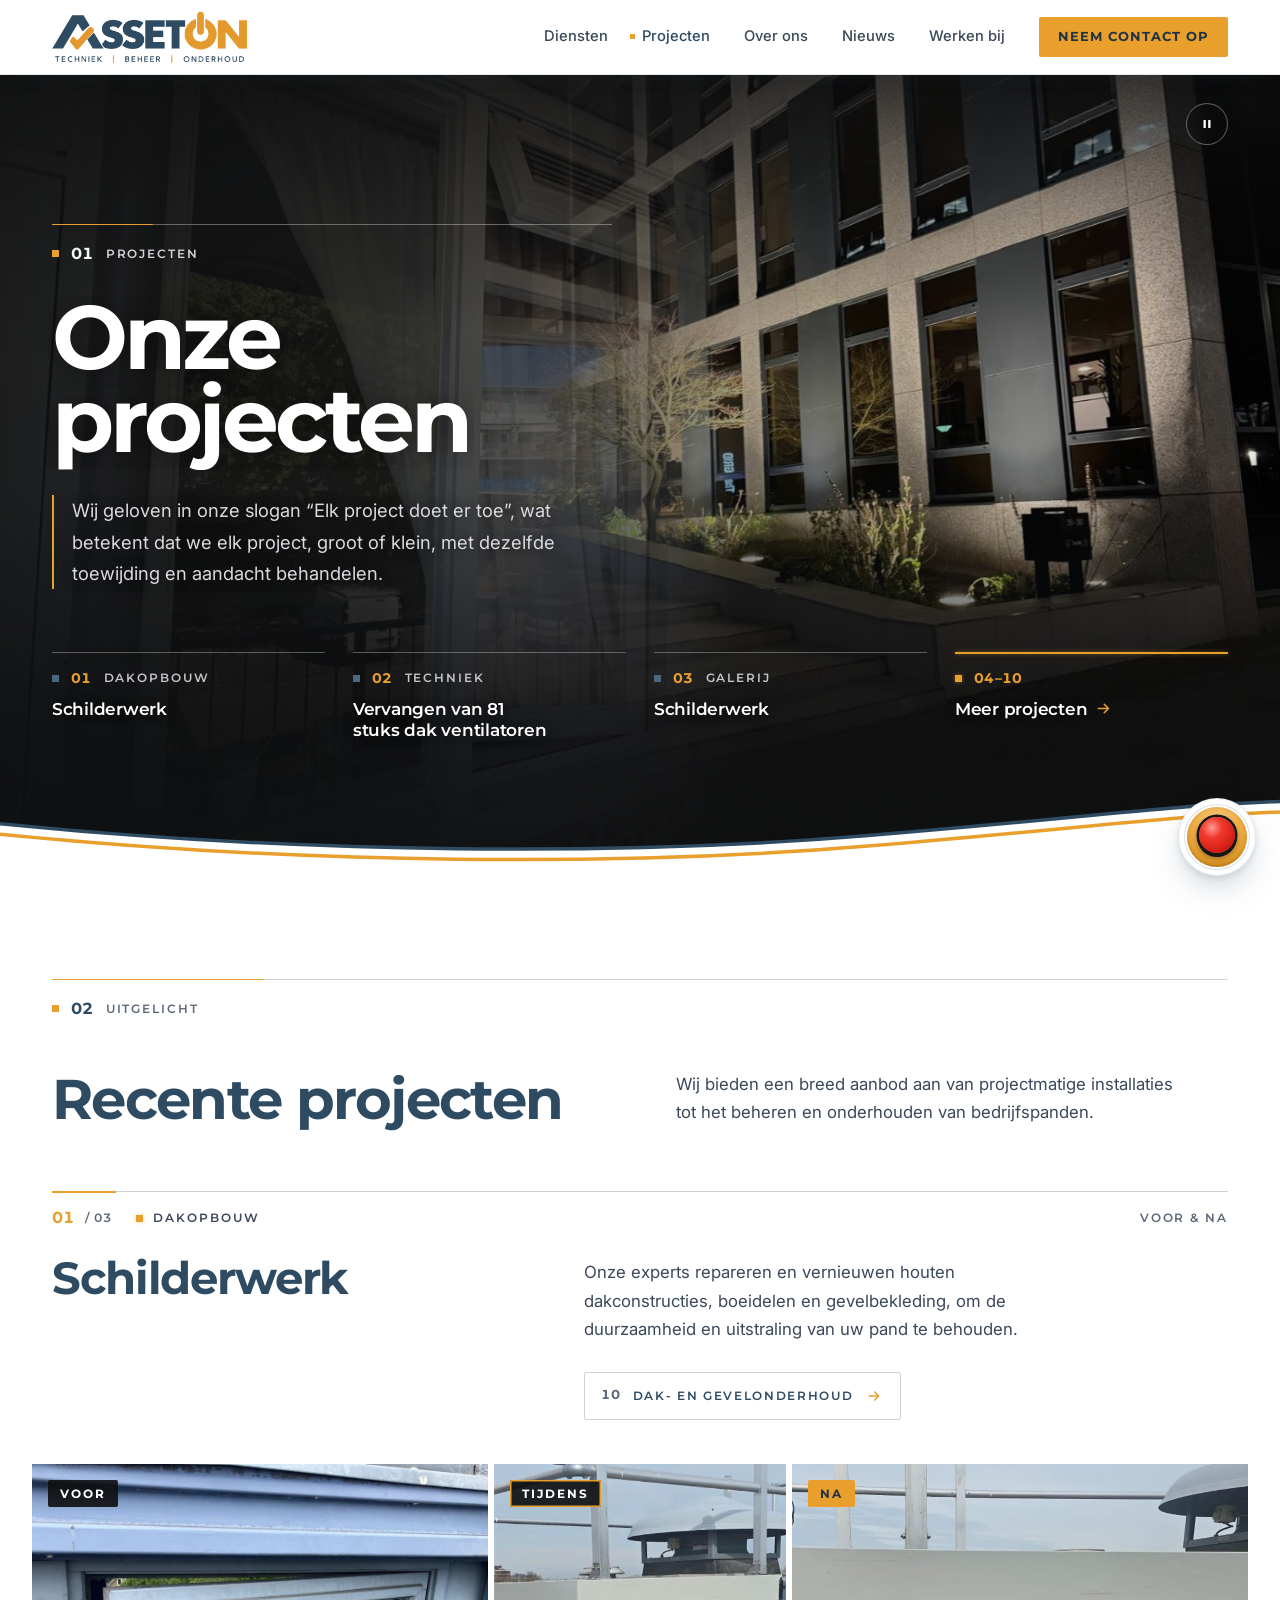
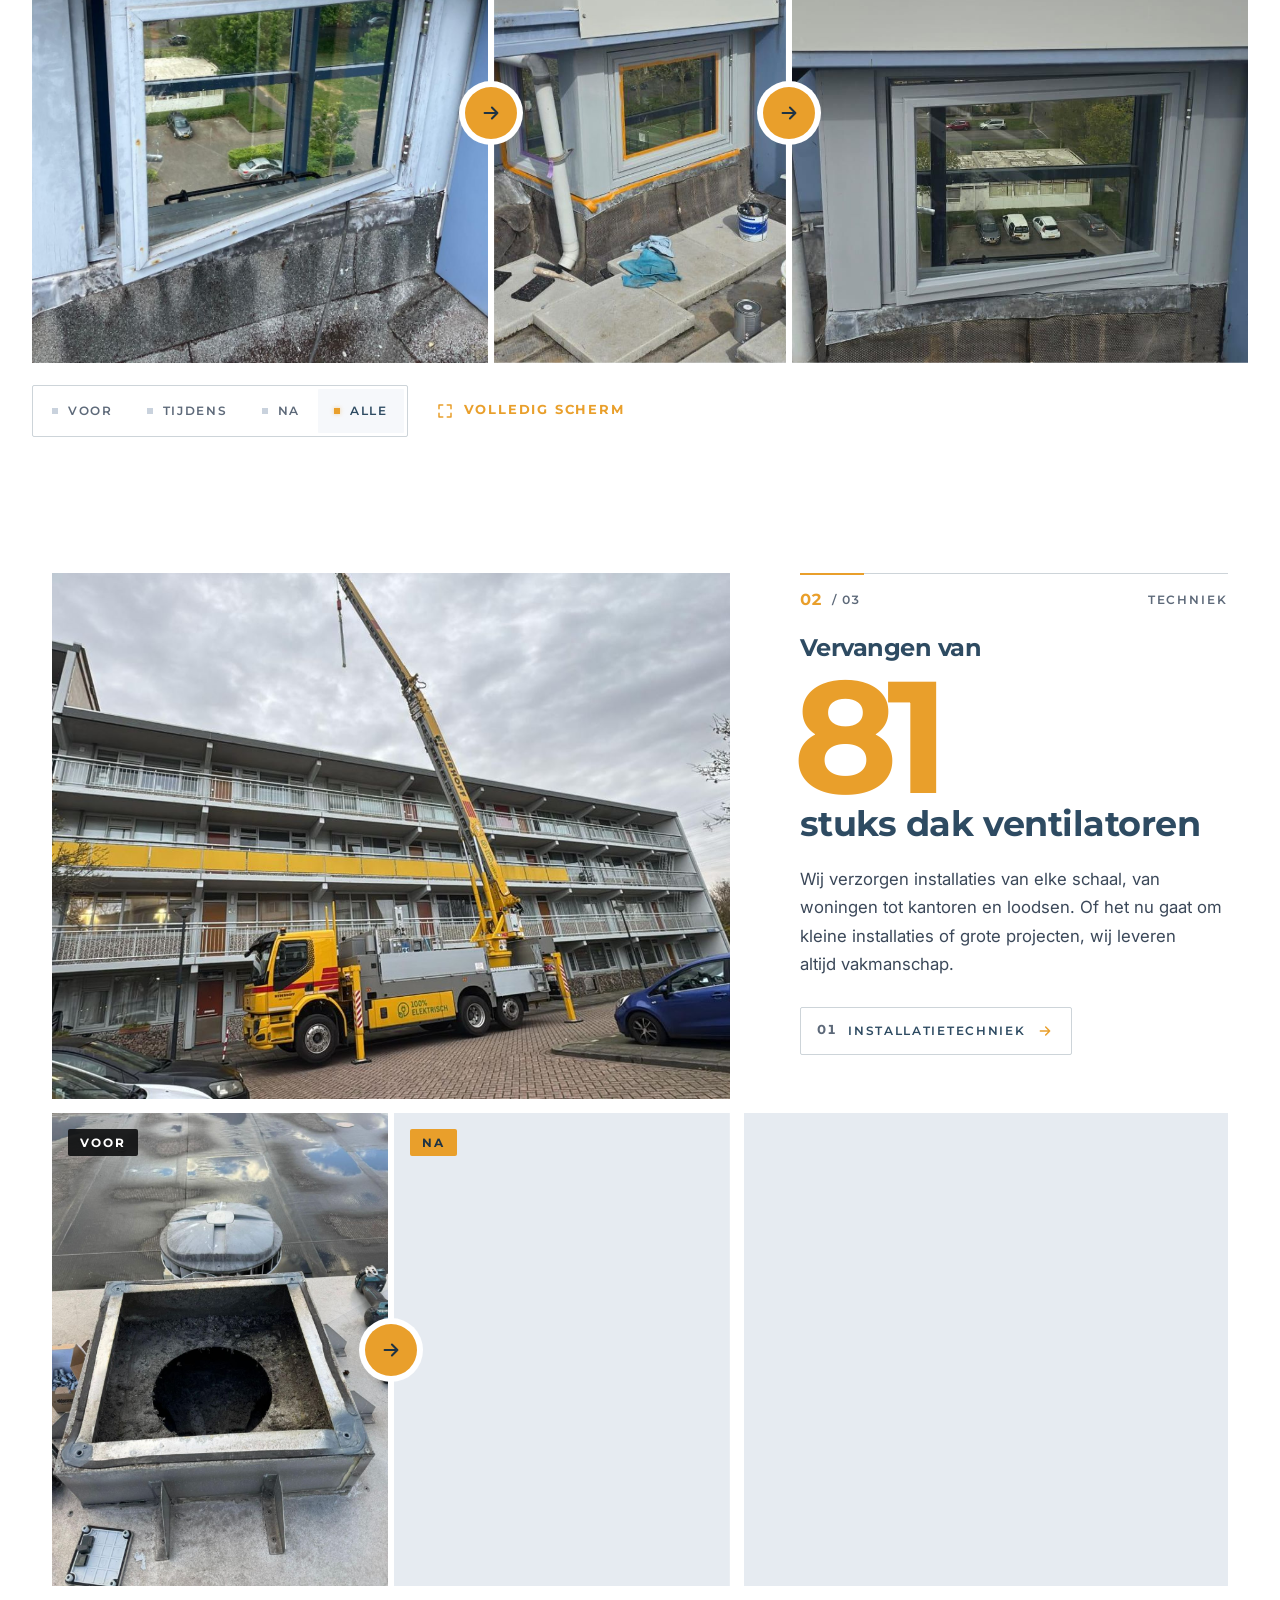
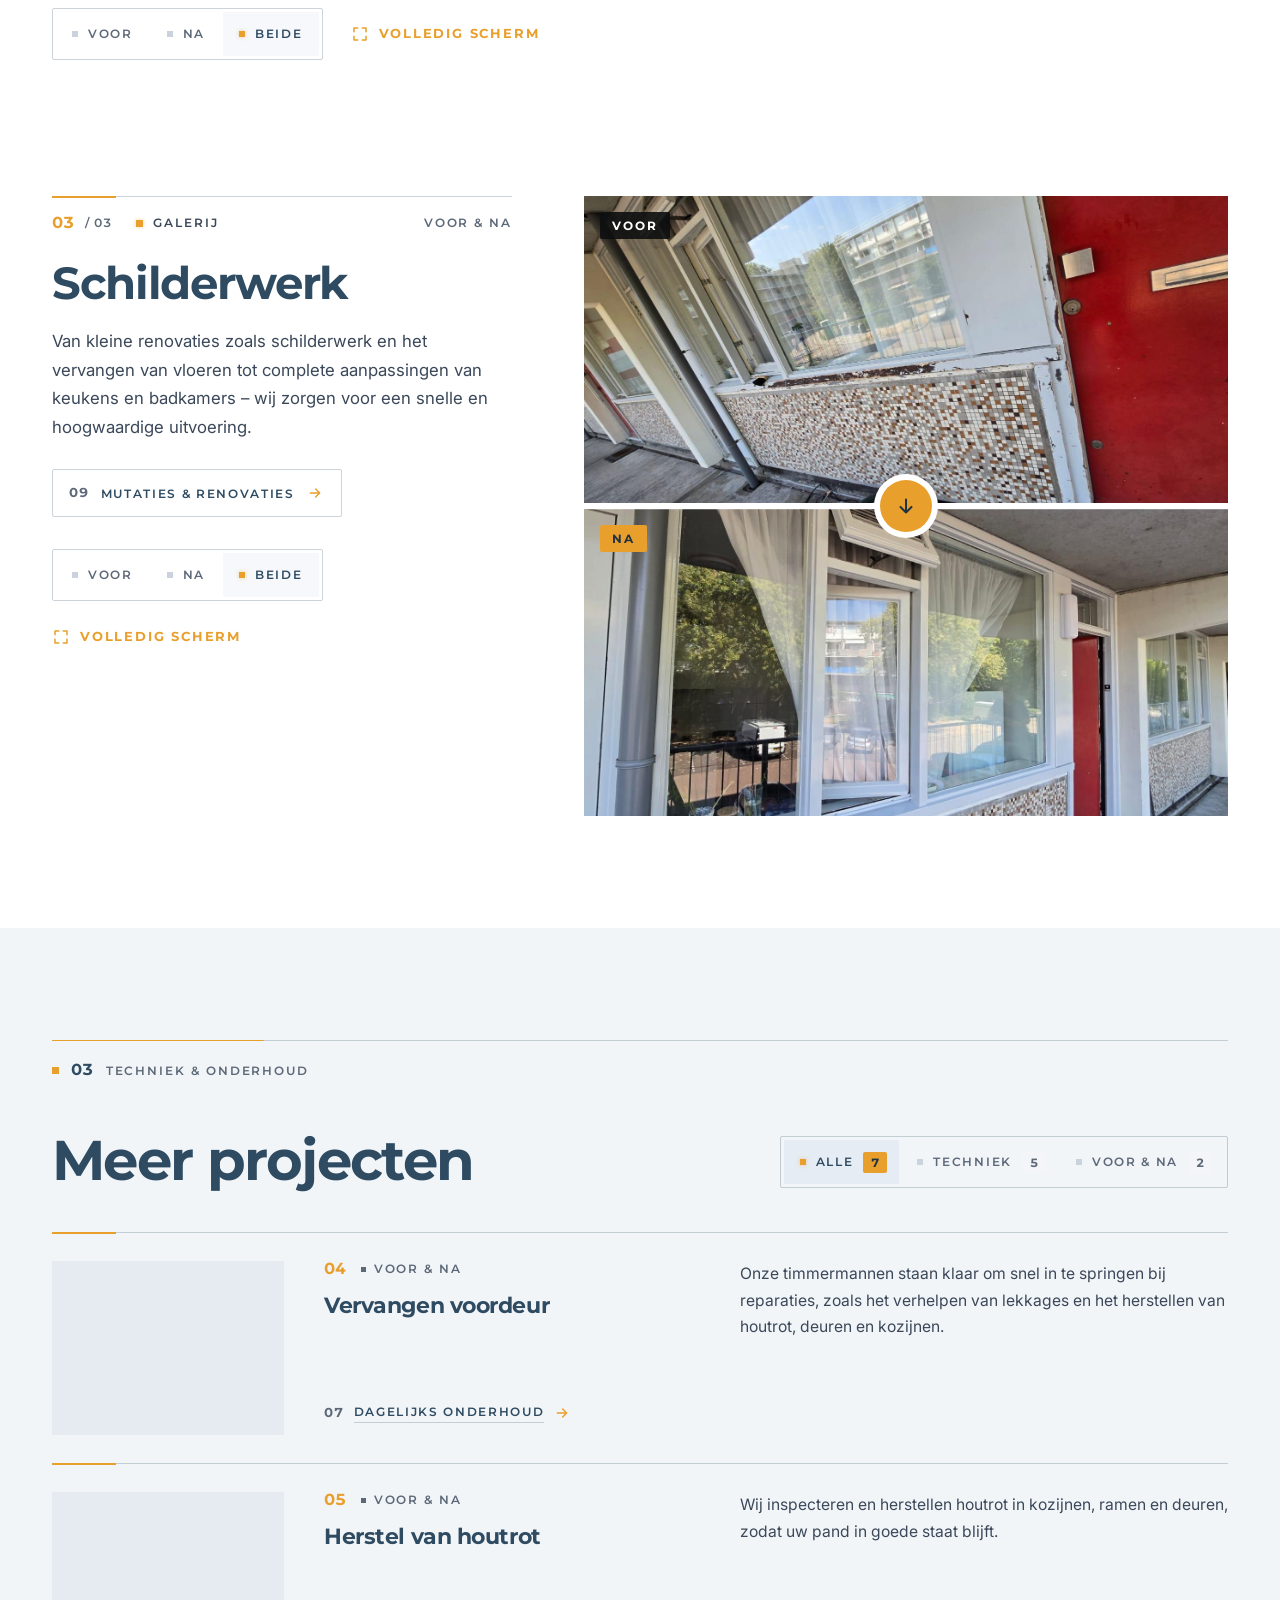
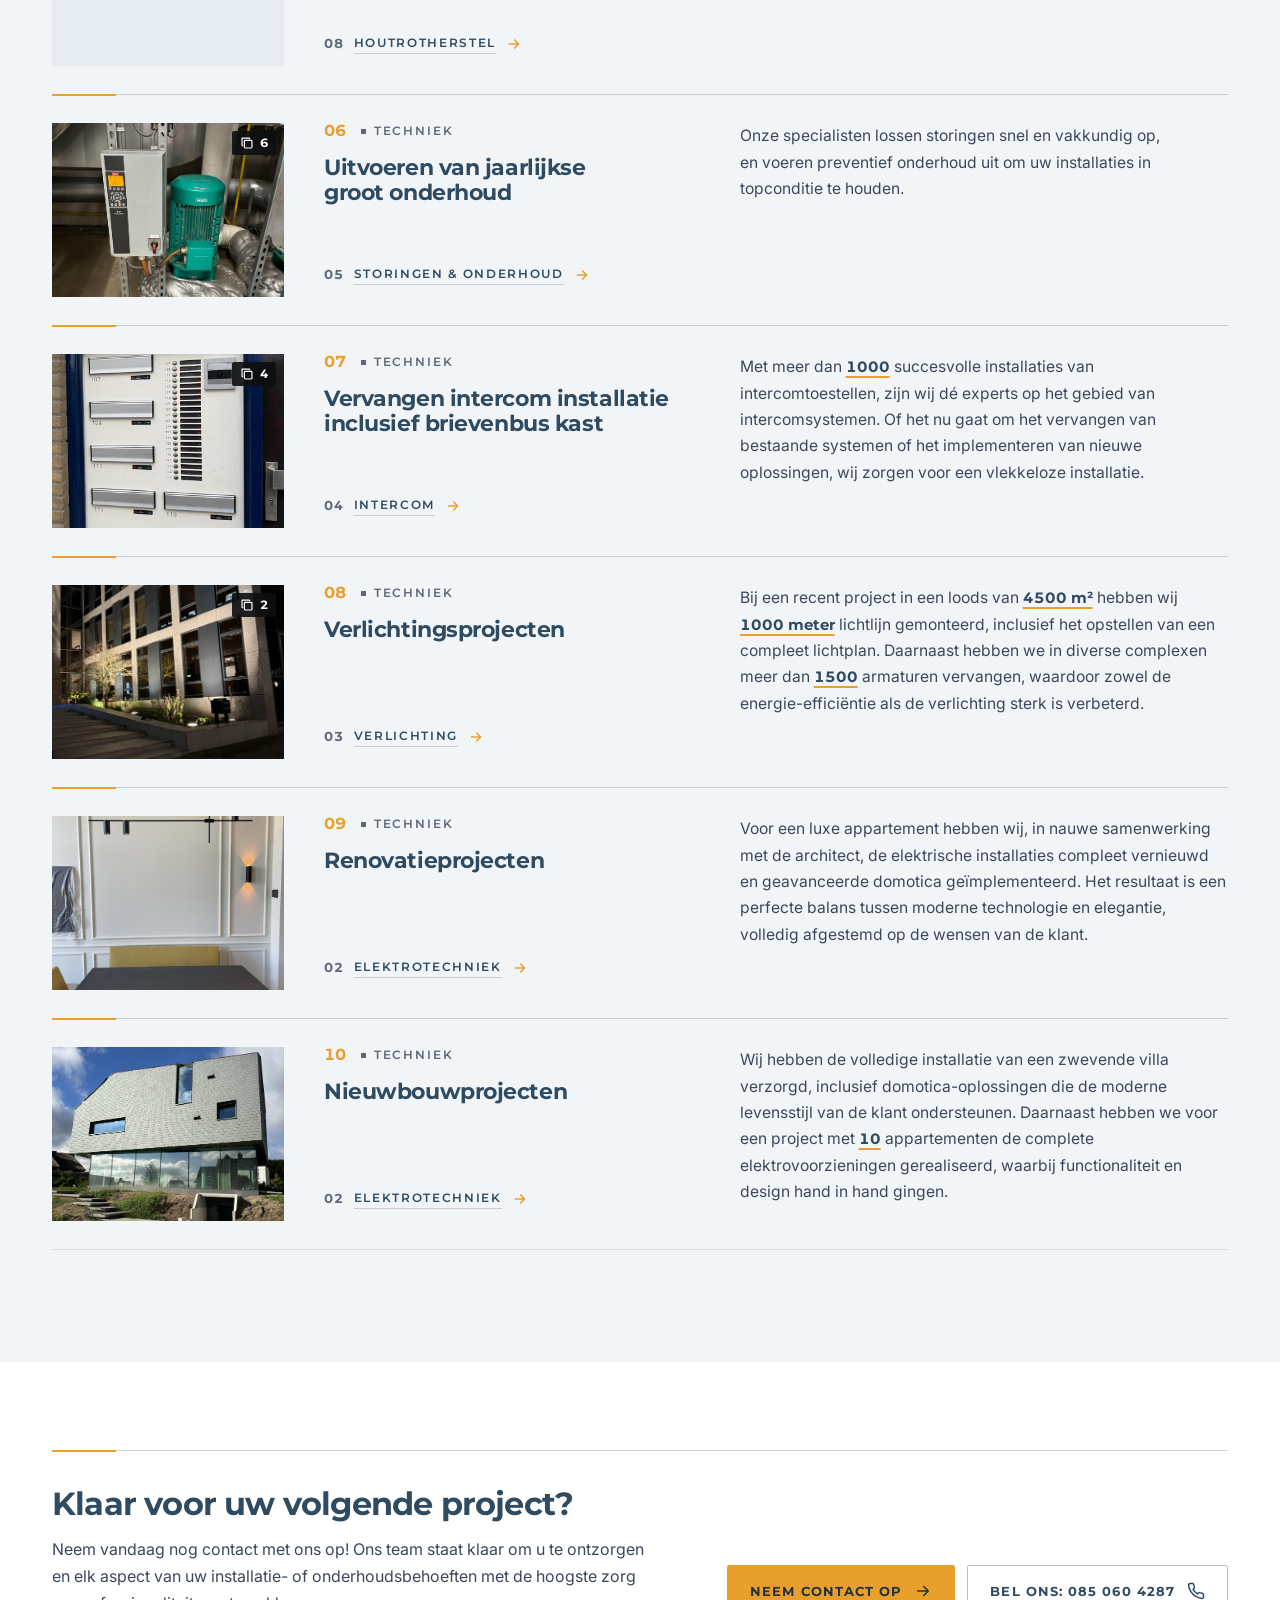
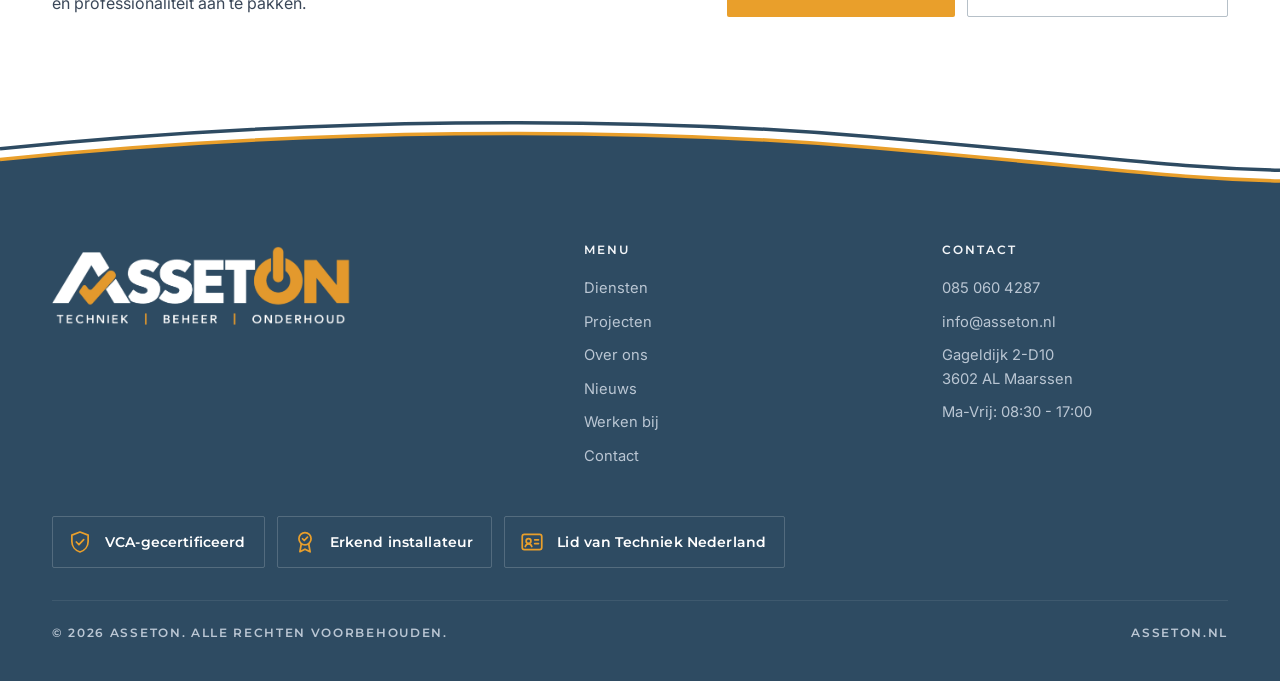
<file: projecten.html>
<!DOCTYPE html>
<html lang="nl">
<head>
<meta charset="utf-8">
<meta name="robots" content="noindex, nofollow">
<meta name="viewport" content="width=device-width, initial-scale=1, viewport-fit=cover">
<script>
/* Open at the top. A #fragment only scrolls when it comes from a link on this site (e.g. Projecten -> index.html#contact);
   a pasted or stale #fragment, a reload or a restored tab never jumps the page. */
(function(){try{if('scrollRestoration' in history)history.scrollRestoration='manual';var h=location.hash;if(!h)return;var n=performance.getEntriesByType?performance.getEntriesByType('navigation')[0]:null,r=document.referrer||'';if((!n||n.type==='navigate')&&r.indexOf(location.protocol+'//'+location.host+'/')===0)window.__asGoto=decodeURIComponent(h.slice(1));history.replaceState(null,'',location.pathname+location.search);}catch(e){}})();
</script>

<title>Projecten - Asseton</title>
<meta name="description" content="Wij geloven in onze slogan “Elk project doet er toe”, wat betekent dat we elk project, groot of klein, met dezelfde toewijding en aandacht behandelen.">
<link rel="canonical" href="https://asseton.nl/projecten.html">
<meta property="og:title" content="Projecten - Asseton">
<meta property="og:description" content="Wij geloven in onze slogan “Elk project doet er toe”, wat betekent dat we elk project, groot of klein, met dezelfde toewijding en aandacht behandelen.">
<meta property="og:image" content="https://asseton.nl/images/projecten/dakopbouw-na.jpg">
<meta property="og:url" content="https://asseton.nl/projecten.html">
<meta property="og:locale" content="nl_NL">
<meta name="theme-color" content="#FFFFFF">
<link rel="icon" href="data:image/svg+xml,%3Csvg xmlns='http://www.w3.org/2000/svg' viewBox='0 0 32 32'%3E%3Crect width='32' height='32' rx='7' fill='%232E4B62'/%3E%3Cg fill='none' stroke='%23E99F2B' stroke-width='3.4' stroke-linecap='round' transform='translate(4.4 4.4) scale(.967)'%3E%3Cpath d='M6.38 5.31A9 9 0 1 0 17.62 5.31'/%3E%3Cpath d='M12 3v8.2'/%3E%3C/g%3E%3C/svg%3E">
<link rel="preconnect" href="https://fonts.googleapis.com">
<link rel="preconnect" href="https://fonts.gstatic.com" crossorigin>
<link href="https://fonts.googleapis.com/css2?family=Montserrat:wght@600;700&family=Inter:wght@400;500;600&family=Kaushan+Script&display=swap" rel="stylesheet">
<link rel="stylesheet" href="assets/site.css?v=14">
<link rel="stylesheet" href="assets/projecten.css?v=14">
<noscript><style>.reveal{opacity:1;transform:none}.cmp .cmp-img{clip-path:none!important}.cmp .cmp-seam{opacity:1!important;transform:none!important}.cmp-bar,.cmp-zoom,.mp-filter,.mp-toggle,.pj-toggle{display:none!important}.cmp-pane,.mp-img,.vt-shot{cursor:default}</style></noscript>
</head>
<body data-page="projecten">
<svg width="0" height="0" style="position:absolute" aria-hidden="true" focusable="false"><defs>
  <symbol id="i-plug" viewBox="0 0 24 24"><path d="M9 3v5M15 3v5"/><path d="M6.5 8h11v3.5a5.5 5.5 0 0 1-11 0z"/><path d="M12 17v4"/></symbol>
  <symbol id="i-bolt" viewBox="0 0 24 24"><path d="M13 2.5 4.5 13.5H11l-1 8 8.5-11H12l1-8z"/></symbol>
  <symbol id="i-bulb" viewBox="0 0 24 24"><path d="M12 3a6 6 0 0 0-3.5 10.87c.6.44 1 1.07 1 1.8V16h5v-.33c0-.73.4-1.36 1-1.8A6 6 0 0 0 12 3z"/><path d="M9.5 18.5h5M10.5 21h3"/></symbol>
  <symbol id="i-intercom" viewBox="0 0 24 24"><rect x="6.5" y="2.5" width="11" height="19" rx="2"/><path d="M9.5 6.5h5M9.5 9.5h5"/><circle cx="12" cy="15.5" r="2.2"/></symbol>
  <symbol id="i-alert" viewBox="0 0 24 24"><path d="M10.3 4.2 2.6 17.5a2 2 0 0 0 1.7 3h15.4a2 2 0 0 0 1.7-3L13.7 4.2a2 2 0 0 0-3.4 0z"/><path d="M12 9.5V14M12 17.3v.01"/></symbol>
  <symbol id="i-check" viewBox="0 0 24 24"><rect x="8.5" y="2.5" width="7" height="3.5" rx="1"/><path d="M15.5 4.25H18a1.5 1.5 0 0 1 1.5 1.5V20a1.5 1.5 0 0 1-1.5 1.5H6A1.5 1.5 0 0 1 4.5 20V5.75A1.5 1.5 0 0 1 6 4.25h2.5"/><path d="m9 13.5 2 2 4-4"/></symbol>
  <symbol id="i-hammer" viewBox="0 0 24 24"><path d="M12.37 4.55 19.45 11.63 16.63 14.45 9.55 7.37z"/><path d="M13.09 10.91 4.5 19.5"/></symbol>
  <symbol id="i-window" viewBox="0 0 24 24"><rect x="4.5" y="3" width="15" height="18" rx="1"/><path d="M12 3v18M4.5 11.5h15"/></symbol>
  <symbol id="i-roller" viewBox="0 0 24 24"><rect x="3" y="3" width="15" height="5.5" rx="1.5"/><path d="M18 5.75h2.5v5.75h-9V15"/><rect x="10" y="15" width="3" height="6" rx="1"/></symbol>
  <g id="mk-letters"><path d="M0 0L673 -1085L988 -1085L1270 0L1032 0L855 -679L434 0ZM1583 14Q1497 14 1417 -8Q1338 -29 1288 -63L1353 -209Q1400 -179 1461 -160Q1523 -140 1584 -140Q1625 -140 1650 -148Q1675 -155 1686 -168Q1698 -180 1698 -197Q1698 -221 1676 -235Q1654 -249 1619 -258Q1584 -267 1541 -276Q1499 -285 1456 -299Q1414 -313 1379 -336Q1344 -358 1322 -394Q1300 -431 1300 -487Q1300 -550 1334 -601Q1369 -652 1438 -683Q1507 -714 1610 -714Q1679 -714 1745 -698Q1812 -683 1864 -653L1803 -506Q1753 -533 1704 -546Q1655 -560 1609 -560Q1568 -560 1543 -552Q1518 -543 1507 -529Q1496 -515 1496 -497Q1496 -474 1517 -460Q1539 -447 1574 -438Q1610 -430 1652 -421Q1695 -412 1737 -398Q1780 -385 1815 -362Q1850 -340 1871 -304Q1893 -267 1893 -212Q1893 -151 1858 -100Q1824 -48 1755 -17Q1687 14 1583 14ZM2217 14Q2131 14 2051 -8Q1972 -29 1922 -63L1987 -209Q2034 -179 2095 -160Q2157 -140 2218 -140Q2259 -140 2284 -148Q2309 -155 2320 -168Q2332 -180 2332 -197Q2332 -221 2310 -235Q2288 -249 2253 -258Q2218 -267 2175 -276Q2133 -285 2090 -299Q2048 -313 2013 -336Q1978 -358 1956 -394Q1934 -431 1934 -487Q1934 -550 1968 -601Q2003 -652 2072 -683Q2141 -714 2244 -714Q2313 -714 2379 -698Q2446 -683 2498 -653L2437 -506Q2387 -533 2338 -546Q2289 -560 2243 -560Q2202 -560 2177 -552Q2152 -543 2141 -529Q2130 -515 2130 -497Q2130 -474 2151 -460Q2173 -447 2208 -438Q2244 -430 2286 -421Q2329 -412 2371 -398Q2414 -385 2449 -362Q2484 -340 2505 -304Q2527 -267 2527 -212Q2527 -151 2492 -100Q2458 -48 2389 -17Q2321 14 2217 14ZM2556 0V-700H3105V-547H2752V-153H3118V0ZM2738 -281V-429H3063V-281ZM3353 0V-543H3138V-700H3765V-543H3551V0Z" style="fill:var(--mk-a)"/><path d="M300 -430L560 -90L1000 -700" style="fill:none;stroke:var(--mk-knock);stroke-width:210;stroke-linejoin:miter;stroke-miterlimit:8"/><path d="M300 -430L560 -90L1000 -700" style="fill:none;stroke:var(--mk-o);stroke-width:132;stroke-linejoin:miter;stroke-miterlimit:8"/><path d="M4759 0V-700H4922L5308 -234H5231V-700H5425V0H5262L4876 -466H4953V0Z" style="fill:var(--mk-o)"/></g>
  <symbol id="i-roof" viewBox="0 0 24 24"><path d="M3 11.5 12 4l9 7.5"/><path d="M5.5 9.5v11h13v-11"/><path d="M10 20.5v-5h4v5"/></symbol>
</defs></svg>
<a class="skip label" href="#top">Naar inhoud</a>

<header>
  <div class="wrap nav">
    <a href="index.html" class="logo" aria-label="Asseton, naar de homepage">
      <img class="logo-img" src="images/logo-asseton.png" width="1407" height="371" alt="">
    </a>
    <button class="nav-toggle" id="navToggle" type="button" aria-label="Menu openen" aria-expanded="false" aria-controls="nav">
      <svg class="i-menu" viewBox="0 0 24 24" fill="none" stroke="currentColor" stroke-width="2" stroke-linecap="round" aria-hidden="true"><path d="M4 7h16M4 12h16M4 17h16"/></svg>
      <svg class="i-close" viewBox="0 0 24 24" fill="none" stroke="currentColor" stroke-width="2" stroke-linecap="round" aria-hidden="true"><path d="M6 6l12 12M18 6 6 18"/></svg>
    </button>
    <nav class="nav-links" id="nav">
      <a href="index.html#diensten">Diensten</a>
      <a href="projecten.html" class="is-active" aria-current="page">Projecten</a>
      <a href="index.html#over-ons">Over ons</a>
      <a href="nieuws.html">Nieuws</a>
      <a href="werken-bij.html">Werken bij</a>
      <a href="index.html#contact" class="btn btn-signal nav-cta">Neem contact op <svg viewBox="0 0 24 24" fill="none" stroke="currentColor" stroke-width="2.2" stroke-linecap="round" stroke-linejoin="round" aria-hidden="true"><path d="M5 12h14M13 6l6 6-6 6"/></svg></a>
    </nav>
    <span class="power-line" aria-hidden="true"><i id="powerLine"></i></span>
  </div>
</header>
<!-- STORING MELDEN (always visible, hides over Contact and the footer; button first in the DOM, panel drawn above it via column-reverse) -->
<aside class="sos" id="sos" aria-label="Storing melden">
  <button class="sos-btn" id="sosBtn" type="button" aria-expanded="false" aria-controls="sosPanel">
    <span class="sos-estop" aria-hidden="true"><span class="sos-dome"></span></span>
    <span class="sos-label"><strong>Storing melden</strong> <small>Nu melden</small></span>
  </button>
  <div class="sos-panel" id="sosPanel" role="dialog" aria-labelledby="sosTitle" hidden>
    <p class="sos-title" id="sosTitle">Storing&nbsp;melden</p>
    <a class="sos-call" href="tel:+31850604287">
      <svg viewBox="0 0 24 24" fill="none" stroke="currentColor" stroke-width="2.2" stroke-linecap="round" stroke-linejoin="round" aria-hidden="true"><path d="M22 16.9v3a2 2 0 0 1-2.2 2 19.8 19.8 0 0 1-8.6-3.1 19.5 19.5 0 0 1-6-6A19.8 19.8 0 0 1 2.1 4.2 2 2 0 0 1 4.1 2h3a2 2 0 0 1 2 1.7c.1 1 .4 1.9.7 2.8a2 2 0 0 1-.5 2.1L8 9.9a16 16 0 0 0 6 6l1.3-1.3a2 2 0 0 1 2.1-.4c.9.3 1.8.6 2.8.7a2 2 0 0 1 1.7 2z"/></svg>
      Bel ons: 085 060 4287
    </a>
    <a class="sos-form" href="index.html#contact" id="sosForm">
      Neem contact op
      <svg viewBox="0 0 24 24" fill="none" stroke="currentColor" stroke-width="2.2" stroke-linecap="round" stroke-linejoin="round" aria-hidden="true"><path d="M5 12h14M13 6l6 6-6 6"/></svg>
    </a>
  </div>
</aside>
<div class="nav-scrim" id="navScrim" hidden></div>

<main id="top">

<!-- 1 · 01 PROJECTEN: photographic hero in colour. Four project photos cross-fade slowly (static under reduced motion);
     the index along the bottom lights the project on screen, its orange line runs while that photo shows.
     Hovering the index, keyboard focus in the hero or the toggle pause it. -->
<section id="projecten" class="pj-hero" data-hero>
  <div class="pj-media" aria-hidden="true">
    <div class="pj-slide pj-slide--tall is-on" data-ix="3" style="--op:50% 70%;--op-m:40% 50%"><img src="images/projecten/verlichting-nacht.jpg" width="968" height="1500" fetchpriority="high" decoding="async" alt=""></div>
    <div class="pj-slide" data-ix="0" style="--op:50% 58%;--op-m:47% 50%"><img src="images/projecten/dakopbouw-tijdens.jpg" width="1500" height="844" loading="lazy" decoding="async" alt=""></div>
    <div class="pj-slide" data-ix="1" style="--op:56% 50%;--op-m:61% 50%"><img src="images/projecten/ventilatoren-kraan.jpg" width="1500" height="844" loading="lazy" decoding="async" alt=""></div>
    <div class="pj-slide" data-ix="2" style="--op:50% 50%;--op-m:78% 50%"><img src="images/projecten/galerij-na.jpg" width="1408" height="900" loading="lazy" decoding="async" alt=""></div>
  </div>
  <div class="pj-shade" aria-hidden="true"></div>
  <div class="wrap pj-hero-in">
    <div class="pj-copy reveal">
      <div class="sec-top"><i class="led"></i><span class="n">01</span><span>Projecten</span></div>
      <h1 class="h2-solo pj-h1">Onze<br>projecten</h1>
      <p class="pj-lead">Wij geloven in onze slogan “Elk project doet er toe”, wat betekent dat we elk project, groot of klein, met dezelfde toewijding en aandacht&nbsp;behandelen.</p>
    </div>
    <nav class="pjx" aria-label="Op deze pagina">
      <ol class="pjx-list">
        <li data-ix="0"><a href="#dakopbouw"><span class="pjx-bar" aria-hidden="true"></span><span class="pjx-meta"><i class="pjx-led" aria-hidden="true"></i><span class="pjx-n">01</span><span class="pjx-tag label">Dakopbouw</span></span><span class="pjx-t">Schilderwerk</span></a></li>
        <li data-ix="1"><a href="#dakventilatoren"><span class="pjx-bar" aria-hidden="true"></span><span class="pjx-meta"><i class="pjx-led" aria-hidden="true"></i><span class="pjx-n">02</span><span class="pjx-tag label">Techniek</span></span><span class="pjx-t">Vervangen van 81 stuks dak ventilatoren</span></a></li>
        <li data-ix="2"><a href="#galerij"><span class="pjx-bar" aria-hidden="true"></span><span class="pjx-meta"><i class="pjx-led" aria-hidden="true"></i><span class="pjx-n">03</span><span class="pjx-tag label">Galerij</span></span><span class="pjx-t">Schilderwerk</span></a></li>
        <li data-ix="3" class="is-on"><a href="#meer-projecten"><span class="pjx-bar" aria-hidden="true"></span><span class="pjx-meta"><i class="pjx-led" aria-hidden="true"></i><span class="pjx-n">04–10</span></span><span class="pjx-t">Meer projecten<svg viewBox="0 0 24 24" fill="none" stroke="currentColor" stroke-width="2.2" stroke-linecap="round" stroke-linejoin="round" aria-hidden="true"><path d="M5 12h14M13 6l6 6-6 6"/></svg></span></a></li>
      </ol>
    </nav>
  </div>
  <button class="hero-toggle pj-toggle" id="pjToggle" type="button" aria-label="Foto’s pauzeren" hidden>
    <svg class="i-pause" viewBox="0 0 24 24" fill="currentColor" aria-hidden="true"><rect x="6" y="5" width="4" height="14" rx="1"/><rect x="14" y="5" width="4" height="14" rx="1"/></svg>
    <svg class="i-play" viewBox="0 0 24 24" fill="currentColor" aria-hidden="true"><path d="M8 5.5v13a1 1 0 0 0 1.5.9l10-6.5a1 1 0 0 0 0-1.7l-10-6.5A1 1 0 0 0 8 5.5z"/></svg>
  </button>
</section>

<!-- 2 · 02 UITGELICHT: the three highlighted projects get the big space, each with its own composition.
     Compare frame: VOOR / NA side by side (or stacked), click or pick a side to enlarge it, click again for full screen. -->
<section id="uitgelicht" class="cool wave-top">
  <div class="wrap">
    <div class="sec-top"><i class="led"></i><span class="n">02</span><span>Uitgelicht</span></div>
    <div class="head2 reveal">
      <h2>Recente projecten</h2>
      <p>Wij bieden een breed aanbod aan van projectmatige installaties tot het beheren en onderhouden van&nbsp;bedrijfspanden.</p>
    </div>

    <!-- 01 · featured: full-width frame (Voor · Tijdens · Na), text above -->
    <article class="case case--feature" id="dakopbouw" data-lb-set data-lb-title="Schilderwerk" data-lb-tag="Dakopbouw" aria-labelledby="case1-t case1-tag">
      <div class="case-head reveal">
        <div class="case-meta"><span class="case-n">01</span><span class="case-of">/ 03</span><span class="case-tag label" id="case1-tag">Dakopbouw</span><span class="case-type label">Voor &amp; na</span></div>
        <h3 class="case-t" id="case1-t">Schilderwerk</h3>
        <div class="case-body">
          <p class="case-p">Onze experts repareren en vernieuwen houten dakconstructies, boeidelen en gevelbekleding, om de duurzaamheid en uitstraling van uw pand te&nbsp;behouden.</p>
          <a class="case-svc" href="index.html#onderhoud"><span class="n">10</span><span class="label">Dak- en gevelonderhoud</span><svg viewBox="0 0 24 24" fill="none" stroke="currentColor" stroke-width="2.2" stroke-linecap="round" stroke-linejoin="round" aria-hidden="true"><path d="M5 12h14M13 6l6 6-6 6"/></svg></a>
        </div>
      </div>
      <div class="cmp cmp--feature reveal" data-cmp>
        <div class="cmp-pane" data-pane="voor" style="--ar:4/3">
          <div class="cmp-img"><img src="images/projecten/dakopbouw-voor.jpg" width="1500" height="1125" loading="lazy" decoding="async" alt="Raamkozijn van een dakopbouw met verweerde, afbladderende lichtblauwe verf" data-lb data-lb-label="Voor" style="object-position:50% 55%"></div>
          <span class="cmp-chip label">Voor</span>
          <span class="cmp-zoom" aria-hidden="true"><svg viewBox="0 0 24 24" fill="none" stroke="currentColor" stroke-width="2" stroke-linecap="round" stroke-linejoin="round"><path d="M4 9V4h5M20 9V4h-5M4 15v5h5M20 15v5h-5"/></svg></span>
        </div>
        <span hidden data-lb data-lb-src="images/projecten/dakopbouw-detail.jpg" data-lb-w="1125" data-lb-h="1500" data-lb-label="Voor" data-lb-alt="Dezelfde dakopbouw van dichtbij: afbladderende verf op het kozijn, met een regenpijp ervoor"></span>
        <div class="cmp-pane is-mini" data-pane="tijdens" style="--ar:16/9">
          <div class="cmp-img"><img src="images/projecten/dakopbouw-tijdens.jpg" width="1500" height="844" loading="lazy" decoding="async" alt="Het kozijn afgeplakt met schilderstape, met verfblikken en een emmer op het dak" data-lb data-lb-label="Tijdens" style="object-position:47% 55%"></div>
          <span class="cmp-chip is-tijdens label">Tijdens</span>
          <span class="cmp-seam" aria-hidden="true"><svg viewBox="0 0 24 24" fill="none" stroke="currentColor" stroke-width="2.2" stroke-linecap="round" stroke-linejoin="round"><path d="M5 12h14M13 6l6 6-6 6"/></svg></span>
          <span class="cmp-zoom" aria-hidden="true"><svg viewBox="0 0 24 24" fill="none" stroke="currentColor" stroke-width="2" stroke-linecap="round" stroke-linejoin="round"><path d="M4 9V4h5M20 9V4h-5M4 15v5h5M20 15v5h-5"/></svg></span>
        </div>
        <div class="cmp-pane" data-pane="na" style="--ar:1376/900">
          <div class="cmp-img"><img src="images/projecten/dakopbouw-na.jpg" width="1376" height="900" loading="lazy" decoding="async" alt="Hetzelfde raamkozijn grijs geschilderd, met een nieuwe afdekplank" data-lb data-lb-label="Na" style="object-position:56% 60%"></div>
          <span class="cmp-chip is-na label">Na</span>
          <span class="cmp-seam" aria-hidden="true"><svg viewBox="0 0 24 24" fill="none" stroke="currentColor" stroke-width="2.2" stroke-linecap="round" stroke-linejoin="round"><path d="M5 12h14M13 6l6 6-6 6"/></svg></span>
          <span class="cmp-zoom" aria-hidden="true"><svg viewBox="0 0 24 24" fill="none" stroke="currentColor" stroke-width="2" stroke-linecap="round" stroke-linejoin="round"><path d="M4 9V4h5M20 9V4h-5M4 15v5h5M20 15v5h-5"/></svg></span>
        </div>
      </div>
      <div class="cmp-bar">
        <div class="cmp-seg" role="radiogroup" aria-labelledby="lbWeergave case1-t case1-tag">
          <button class="label" type="button" role="radio" aria-checked="false" tabindex="-1" data-view="voor">Voor</button>
          <button class="label" type="button" role="radio" aria-checked="false" tabindex="-1" data-view="tijdens">Tijdens</button>
          <button class="label" type="button" role="radio" aria-checked="false" tabindex="-1" data-view="na">Na</button>
          <button class="label" type="button" role="radio" aria-checked="true" tabindex="0" data-view="alle">Alle</button>
        </div>
        <button class="cmp-full" type="button" aria-haspopup="dialog" aria-labelledby="case1-full case1-t case1-tag"><svg viewBox="0 0 24 24" fill="none" stroke="currentColor" stroke-width="2" stroke-linecap="round" stroke-linejoin="round" aria-hidden="true"><path d="M4 9V4h5M20 9V4h-5M4 15v5h5M20 15v5h-5"/></svg><span class="label" id="case1-full">Volledig scherm</span></button>
      </div>
    </article>

    <!-- 02 · technical case: the crane shot leads, the figure 81 carries the title;
         below, one roof curb Voor / Na (same compare frame) and the roof with the new fans -->
    <article class="case case--vent" id="dakventilatoren" data-lb-set data-lb-title="Vervangen van 81 stuks dak ventilatoren" aria-labelledby="case2-t">
      <div class="case-head reveal">
        <div class="case-meta"><span class="case-n">02</span><span class="case-of">/ 03</span><span class="case-type label">Techniek</span></div>
        <h3 class="case-t vt-t" id="case2-t"><span class="vt-pre">Vervangen van</span> <span class="vt-fig">81</span> <span class="vt-post">stuks dak ventilatoren</span></h3>
        <div class="case-body">
          <p class="case-p">Wij verzorgen installaties van elke schaal, van woningen tot kantoren en loodsen. Of het nu gaat om kleine installaties of grote projecten, wij leveren altijd&nbsp;vakmanschap.</p>
          <a class="case-svc" href="index.html#diensten"><span class="n">01</span><span class="label">Installatietechniek</span><svg viewBox="0 0 24 24" fill="none" stroke="currentColor" stroke-width="2.2" stroke-linecap="round" stroke-linejoin="round" aria-hidden="true"><path d="M5 12h14M13 6l6 6-6 6"/></svg></a>
        </div>
      </div>
      <button class="vt-shot vt-lead reveal" type="button" data-lb-open aria-haspopup="dialog">
        <img src="images/projecten/ventilatoren-kraan.jpg" width="1500" height="844" loading="lazy" decoding="async" alt="Kraanwagen voor een galerijflat, met de giek tot boven het dak" data-lb style="object-position:58% 50%">
        <span class="cmp-zoom" aria-hidden="true"><svg viewBox="0 0 24 24" fill="none" stroke="currentColor" stroke-width="2" stroke-linecap="round" stroke-linejoin="round"><path d="M4 9V4h5M20 9V4h-5M4 15v5h5M20 15v5h-5"/></svg></span>
      </button>
      <div class="cmp cmp--portrait cmp--vent reveal" data-cmp>
        <div class="cmp-pane" data-pane="voor" style="--ar:3/4">
          <div class="cmp-img"><img src="images/projecten/ventilatoren-oud.jpg" width="1125" height="1500" loading="lazy" decoding="async" alt="Open dakopstand na het verwijderen van de oude ventilator" data-lb data-lb-label="Voor" style="object-position:45% 60%"></div>
          <span class="cmp-chip label">Voor</span>
          <span class="cmp-zoom" aria-hidden="true"><svg viewBox="0 0 24 24" fill="none" stroke="currentColor" stroke-width="2" stroke-linecap="round" stroke-linejoin="round"><path d="M4 9V4h5M20 9V4h-5M4 15v5h5M20 15v5h-5"/></svg></span>
        </div>
        <div class="cmp-pane" data-pane="na" style="--ar:3/4">
          <div class="cmp-img"><img src="images/projecten/ventilatoren-nieuw.jpg" width="1125" height="1500" loading="lazy" decoding="async" alt="Nieuwe dakventilator, van bovenaf gezien" data-lb data-lb-label="Na" style="object-position:50% 42%"></div>
          <span class="cmp-chip is-na label">Na</span>
          <span class="cmp-seam" aria-hidden="true"><svg viewBox="0 0 24 24" fill="none" stroke="currentColor" stroke-width="2.2" stroke-linecap="round" stroke-linejoin="round"><path d="M5 12h14M13 6l6 6-6 6"/></svg></span>
          <span class="cmp-zoom" aria-hidden="true"><svg viewBox="0 0 24 24" fill="none" stroke="currentColor" stroke-width="2" stroke-linecap="round" stroke-linejoin="round"><path d="M4 9V4h5M20 9V4h-5M4 15v5h5M20 15v5h-5"/></svg></span>
        </div>
      </div>
      <div class="cmp-bar">
        <div class="cmp-seg" role="radiogroup" aria-labelledby="lbWeergave case2-t">
          <button class="label" type="button" role="radio" aria-checked="false" tabindex="-1" data-view="voor">Voor</button>
          <button class="label" type="button" role="radio" aria-checked="false" tabindex="-1" data-view="na">Na</button>
          <button class="label" type="button" role="radio" aria-checked="true" tabindex="0" data-view="alle">Beide</button>
        </div>
        <button class="cmp-full" type="button" aria-haspopup="dialog" aria-labelledby="case2-full case2-t"><svg viewBox="0 0 24 24" fill="none" stroke="currentColor" stroke-width="2" stroke-linecap="round" stroke-linejoin="round" aria-hidden="true"><path d="M4 9V4h5M20 9V4h-5M4 15v5h5M20 15v5h-5"/></svg><span class="label" id="case2-full">Volledig scherm</span></button>
      </div>
      <button class="vt-shot vt-roof reveal" type="button" data-lb-open aria-haspopup="dialog">
        <img src="images/projecten/ventilatoren-dak.jpg" width="844" height="1500" loading="lazy" decoding="async" alt="Plat dak van de flat met een rij witte dakventilatoren" data-lb style="object-position:50% 54%">
        <span class="cmp-zoom" aria-hidden="true"><svg viewBox="0 0 24 24" fill="none" stroke="currentColor" stroke-width="2" stroke-linecap="round" stroke-linejoin="round"><path d="M4 9V4h5M20 9V4h-5M4 15v5h5M20 15v5h-5"/></svg></span>
      </button>
      <span hidden data-lb data-lb-src="images/projecten/ventilatoren-detail.jpg" data-lb-w="1125" data-lb-h="1500" data-lb-alt="Detail van een nieuwe dakventilator"></span>
    </article>

    <!-- 03 · text left, frame right: VOOR above NA (landscape pair) -->
    <article class="case case--split" id="galerij" data-lb-set data-lb-title="Schilderwerk" data-lb-tag="Galerij" aria-labelledby="case3-t case3-tag">
      <div class="case-head reveal">
        <div class="case-meta"><span class="case-n">03</span><span class="case-of">/ 03</span><span class="case-tag label" id="case3-tag">Galerij</span><span class="case-type label">Voor &amp; na</span></div>
        <h3 class="case-t" id="case3-t">Schilderwerk</h3>
        <div class="case-body">
          <p class="case-p">Van kleine renovaties zoals schilderwerk en het vervangen van vloeren tot complete aanpassingen van keukens en badkamers – wij zorgen voor een snelle en hoogwaardige&nbsp;uitvoering.</p>
          <a class="case-svc" href="index.html#onderhoud"><span class="n">09</span><span class="label">Mutaties &amp; renovaties</span><svg viewBox="0 0 24 24" fill="none" stroke="currentColor" stroke-width="2.2" stroke-linecap="round" stroke-linejoin="round" aria-hidden="true"><path d="M5 12h14M13 6l6 6-6 6"/></svg></a>
        </div>
      </div>
      <div class="cmp cmp--col reveal" data-cmp>
        <div class="cmp-pane" data-pane="voor" style="--ar:16/9">
          <div class="cmp-img"><img src="images/projecten/galerij-voor.jpg" width="1500" height="844" loading="lazy" decoding="async" alt="Raam aan een galerij met een verrotte, afbladderende onderdorpel naast een rode voordeur" data-lb data-lb-label="Voor" style="object-position:35% 60%"></div>
          <span class="cmp-chip label">Voor</span>
          <span class="cmp-zoom" aria-hidden="true"><svg viewBox="0 0 24 24" fill="none" stroke="currentColor" stroke-width="2" stroke-linecap="round" stroke-linejoin="round"><path d="M4 9V4h5M20 9V4h-5M4 15v5h5M20 15v5h-5"/></svg></span>
        </div>
        <div class="cmp-pane" data-pane="na" style="--ar:1408/900">
          <div class="cmp-img"><img src="images/projecten/galerij-na.jpg" width="1408" height="900" loading="lazy" decoding="async" alt="Wit geschilderde kozijnen boven het mozaïekpaneel, naast de rode voordeur" data-lb data-lb-label="Na" style="object-position:45% 50%"></div>
          <span class="cmp-chip is-na label">Na</span>
          <span class="cmp-seam" aria-hidden="true"><svg viewBox="0 0 24 24" fill="none" stroke="currentColor" stroke-width="2.2" stroke-linecap="round" stroke-linejoin="round"><path d="M5 12h14M13 6l6 6-6 6"/></svg></span>
          <span class="cmp-zoom" aria-hidden="true"><svg viewBox="0 0 24 24" fill="none" stroke="currentColor" stroke-width="2" stroke-linecap="round" stroke-linejoin="round"><path d="M4 9V4h5M20 9V4h-5M4 15v5h5M20 15v5h-5"/></svg></span>
        </div>
      </div>
      <div class="cmp-bar">
        <div class="cmp-seg" role="radiogroup" aria-labelledby="lbWeergave case3-t case3-tag">
          <button class="label" type="button" role="radio" aria-checked="false" tabindex="-1" data-view="voor">Voor</button>
          <button class="label" type="button" role="radio" aria-checked="false" tabindex="-1" data-view="na">Na</button>
          <button class="label" type="button" role="radio" aria-checked="true" tabindex="0" data-view="alle">Beide</button>
        </div>
        <button class="cmp-full" type="button" aria-haspopup="dialog" aria-labelledby="case3-full case3-t case3-tag"><svg viewBox="0 0 24 24" fill="none" stroke="currentColor" stroke-width="2" stroke-linecap="round" stroke-linejoin="round" aria-hidden="true"><path d="M4 9V4h5M20 9V4h-5M4 15v5h5M20 15v5h-5"/></svg><span class="label" id="case3-full">Volledig scherm</span></button>
      </div>
    </article>
    <span class="label" id="lbWeergave" hidden>Weergave</span>
  </div>
</section>

<!-- 3 · 03 MEER PROJECTEN: the other seven projects as an editorial index (rules, numbers, small photos), filterable by type.
     Voor & na items show a small split; every photo button opens that project's photos in the lightbox. -->
<section id="meer-projecten" class="warm">
  <div class="wrap">
    <div class="sec-top"><i class="led"></i><span class="n">03</span><span>Techniek &amp; onderhoud</span></div>
    <div class="mp-head">
      <h2 class="h2-solo reveal">Meer projecten</h2>
      <div class="mp-filter reveal" role="group" aria-label="Projecten filteren">
        <button class="label" type="button" aria-pressed="true" data-filter="alle">Alle<span class="mp-c">7</span></button>
        <button class="label" type="button" aria-pressed="false" data-filter="techniek">Techniek<span class="mp-c">5</span></button>
        <button class="label" type="button" aria-pressed="false" data-filter="voor-na">Voor &amp; na<span class="mp-c">2</span></button>
      </div>
    </div>
    <p class="pj-vh" id="mpStatus" aria-live="polite" aria-atomic="true"></p>

    <div class="mp-list">
      <article class="mp-item reveal" id="voordeur" data-type="voor-na" data-lb-set data-lb-title="Vervangen voordeur" aria-labelledby="mp4-t">
        <button class="mp-img mp-img--split" type="button" data-lb-open aria-haspopup="dialog" aria-label="Foto’s van Vervangen voordeur bekijken (2)">
          <span class="mp-half"><img src="images/projecten/voordeur-voor.jpg" width="844" height="1500" loading="lazy" decoding="async" alt="Oude beige voordeur in een beschadigd kozijn" data-lb data-lb-label="Voor" style="object-position:62% 50%"><span class="mp-chip label">Voor</span></span>
          <span class="mp-half"><img src="images/projecten/voordeur-na.jpg" width="844" height="1500" loading="lazy" decoding="async" alt="Nieuwe paarse voordeur" data-lb data-lb-label="Na" style="object-position:50% 50%"><span class="mp-chip is-na label">Na</span></span>
        </button>
        <p class="mp-meta"><span class="mp-n">04</span><span class="mp-type label">Voor &amp; na</span></p>
        <h3 class="mp-t" id="mp4-t">Vervangen voordeur</h3>
        <div class="mp-txt">
          <p class="mp-p" id="mp4-p">Onze timmermannen staan klaar om snel in te springen bij reparaties, zoals het verhelpen van lekkages en het herstellen van houtrot, deuren en&nbsp;kozijnen.</p>
          <button class="mp-toggle label" type="button" aria-expanded="false" aria-controls="mp4-p" hidden><span>Lees meer</span><svg viewBox="0 0 24 24" fill="none" stroke="currentColor" stroke-width="2.2" stroke-linecap="round" stroke-linejoin="round" aria-hidden="true"><path d="m6 9 6 6 6-6"/></svg></button>
        </div>
        <a class="mp-svc" href="index.html#onderhoud"><span class="n">07</span><span class="label">Dagelijks onderhoud</span><svg viewBox="0 0 24 24" fill="none" stroke="currentColor" stroke-width="2.2" stroke-linecap="round" stroke-linejoin="round" aria-hidden="true"><path d="M5 12h14M13 6l6 6-6 6"/></svg></a>
      </article>

      <article class="mp-item reveal" id="houtrot" data-type="voor-na" data-lb-set data-lb-title="Herstel van houtrot" aria-labelledby="mp5-t">
        <button class="mp-img mp-img--split" type="button" data-lb-open aria-haspopup="dialog" aria-label="Foto’s van Herstel van houtrot bekijken (2)">
          <span class="mp-half"><img src="images/projecten/houtrot-voor.jpg" width="1500" height="844" loading="lazy" decoding="async" alt="Gescheurde, verweerde houten afdekplank" data-lb data-lb-label="Voor" style="object-position:58% 55%"><span class="mp-chip label">Voor</span></span>
          <span class="mp-half"><img src="images/projecten/houtrot-na.jpg" width="844" height="1500" loading="lazy" decoding="async" alt="Afdekplank, glad en glanzend geschilderd" data-lb data-lb-label="Na" style="object-position:45% 50%"><span class="mp-chip is-na label">Na</span></span>
        </button>
        <p class="mp-meta"><span class="mp-n">05</span><span class="mp-type label">Voor &amp; na</span></p>
        <h3 class="mp-t" id="mp5-t">Herstel van houtrot</h3>
        <div class="mp-txt">
          <p class="mp-p" id="mp5-p">Wij inspecteren en herstellen houtrot in kozijnen, ramen en deuren, zodat uw pand in goede staat&nbsp;blijft.</p>
          <button class="mp-toggle label" type="button" aria-expanded="false" aria-controls="mp5-p" hidden><span>Lees meer</span><svg viewBox="0 0 24 24" fill="none" stroke="currentColor" stroke-width="2.2" stroke-linecap="round" stroke-linejoin="round" aria-hidden="true"><path d="m6 9 6 6 6-6"/></svg></button>
        </div>
        <a class="mp-svc" href="index.html#onderhoud"><span class="n">08</span><span class="label">Houtrotherstel</span><svg viewBox="0 0 24 24" fill="none" stroke="currentColor" stroke-width="2.2" stroke-linecap="round" stroke-linejoin="round" aria-hidden="true"><path d="M5 12h14M13 6l6 6-6 6"/></svg></a>
      </article>

      <article class="mp-item reveal" id="groot-onderhoud" data-type="techniek" data-lb-set data-lb-title="Uitvoeren van jaarlijkse groot onderhoud" aria-labelledby="mp6-t">
        <button class="mp-img" type="button" data-lb-open aria-haspopup="dialog" aria-label="Foto’s van Uitvoeren van jaarlijkse groot onderhoud bekijken (6)">
          <img src="images/projecten/onderhoud-pomp.jpg" width="1125" height="1500" loading="lazy" decoding="async" alt="Pomp met frequentieregelaar in een technische ruimte" data-lb style="object-position:55% 42%">
          <span class="mp-count" aria-hidden="true"><svg viewBox="0 0 24 24" fill="none" stroke="currentColor" stroke-width="2" stroke-linecap="round" stroke-linejoin="round"><rect x="7.5" y="7.5" width="13" height="13" rx="1.5"/><path d="M16.5 4.5V4a.5.5 0 0 0-.5-.5H4a.5.5 0 0 0-.5.5v12a.5.5 0 0 0 .5.5h.5"/></svg>6</span>
        </button>
        <span hidden data-lb data-lb-src="images/projecten/onderhoud-regelkast.jpg" data-lb-w="1125" data-lb-h="1500" data-lb-alt="Regelkast aan een luchtbehandelingskast in een technische ruimte"></span>
        <span hidden data-lb data-lb-src="images/projecten/onderhoud-filters.jpg" data-lb-w="1125" data-lb-h="1500" data-lb-alt="Filters in een geopende luchtbehandelingskast"></span>
        <span hidden data-lb data-lb-src="images/projecten/onderhoud-kantoor.jpg" data-lb-w="1125" data-lb-h="1500" data-lb-alt="Kantoorruimte met ventilatiekanalen en luchtroosters aan het plafond"></span>
        <span hidden data-lb data-lb-src="images/projecten/onderhoud-motor.jpg" data-lb-w="1125" data-lb-h="1500" data-lb-alt="Ventilatormotor met aandrijfriem"></span>
        <span hidden data-lb data-lb-src="images/projecten/onderhoud-leidingen.jpg" data-lb-w="1125" data-lb-h="1500" data-lb-alt="Leidingen en afsluiters aan een luchtbehandelingskast"></span>
        <p class="mp-meta"><span class="mp-n">06</span><span class="mp-type label">Techniek</span></p>
        <h3 class="mp-t" id="mp6-t">Uitvoeren van jaarlijkse groot onderhoud</h3>
        <div class="mp-txt">
          <p class="mp-p" id="mp6-p">Onze specialisten lossen storingen snel en vakkundig op, en voeren preventief onderhoud uit om uw installaties in topconditie te&nbsp;houden.</p>
          <button class="mp-toggle label" type="button" aria-expanded="false" aria-controls="mp6-p" hidden><span>Lees meer</span><svg viewBox="0 0 24 24" fill="none" stroke="currentColor" stroke-width="2.2" stroke-linecap="round" stroke-linejoin="round" aria-hidden="true"><path d="m6 9 6 6 6-6"/></svg></button>
        </div>
        <a class="mp-svc" href="index.html#diensten"><span class="n">05</span><span class="label">Storingen &amp; onderhoud</span><svg viewBox="0 0 24 24" fill="none" stroke="currentColor" stroke-width="2.2" stroke-linecap="round" stroke-linejoin="round" aria-hidden="true"><path d="M5 12h14M13 6l6 6-6 6"/></svg></a>
      </article>

      <article class="mp-item reveal" id="intercom" data-type="techniek" data-lb-set data-lb-title="Vervangen intercom installatie inclusief brievenbus kast" aria-labelledby="mp7-t">
        <button class="mp-img" type="button" data-lb-open aria-haspopup="dialog" aria-label="Foto’s van Vervangen intercom installatie inclusief brievenbus kast bekijken (4)">
          <img src="images/projecten/intercom-paneel.jpg" width="744" height="1184" loading="lazy" decoding="async" alt="Brievenbuskast met ingebouwd intercompaneel" data-lb style="object-position:50% 30%">
          <span class="mp-count" aria-hidden="true"><svg viewBox="0 0 24 24" fill="none" stroke="currentColor" stroke-width="2" stroke-linecap="round" stroke-linejoin="round"><rect x="7.5" y="7.5" width="13" height="13" rx="1.5"/><path d="M16.5 4.5V4a.5.5 0 0 0-.5-.5H4a.5.5 0 0 0-.5.5v12a.5.5 0 0 0 .5.5h.5"/></svg>4</span>
        </button>
        <span hidden data-lb data-lb-src="images/projecten/intercom-buitenpost.jpg" data-lb-w="1125" data-lb-h="1500" data-lb-alt="Buitenpost met camera en belknoppen boven de brievenbussen"></span>
        <span hidden data-lb data-lb-src="images/projecten/intercom-binnenpost.jpg" data-lb-w="948" data-lb-h="864" data-lb-alt="Binnenpost met beeldscherm en hoorn aan de wand"></span>
        <span hidden data-lb data-lb-src="images/project-intercom.jpg" data-lb-w="1600" data-lb-h="900" data-lb-alt="Geopende intercomkast met bedrading"></span>
        <p class="mp-meta"><span class="mp-n">07</span><span class="mp-type label">Techniek</span></p>
        <h3 class="mp-t" id="mp7-t">Vervangen intercom installatie inclusief brievenbus kast</h3>
        <div class="mp-txt">
          <p class="mp-p" id="mp7-p">Met meer dan <strong class="fig">1000</strong> succesvolle installaties van intercomtoestellen, zijn wij dé experts op het gebied van intercomsystemen. Of het nu gaat om het vervangen van bestaande systemen of het implementeren van nieuwe oplossingen, wij zorgen voor een vlekkeloze&nbsp;installatie.</p>
          <button class="mp-toggle label" type="button" aria-expanded="false" aria-controls="mp7-p" hidden><span>Lees meer</span><svg viewBox="0 0 24 24" fill="none" stroke="currentColor" stroke-width="2.2" stroke-linecap="round" stroke-linejoin="round" aria-hidden="true"><path d="m6 9 6 6 6-6"/></svg></button>
        </div>
        <a class="mp-svc" href="index.html#diensten"><span class="n">04</span><span class="label">Intercom</span><svg viewBox="0 0 24 24" fill="none" stroke="currentColor" stroke-width="2.2" stroke-linecap="round" stroke-linejoin="round" aria-hidden="true"><path d="M5 12h14M13 6l6 6-6 6"/></svg></a>
      </article>

      <article class="mp-item reveal" id="verlichting" data-type="techniek" data-lb-set data-lb-title="Verlichtingsprojecten" aria-labelledby="mp8-t">
        <button class="mp-img" type="button" data-lb-open aria-haspopup="dialog" aria-label="Foto’s van Verlichtingsprojecten bekijken (2)">
          <img src="images/projecten/verlichting-nacht.jpg" width="968" height="1500" loading="lazy" decoding="async" alt="Kantoorgebouw bij avond met verlichte gevel en tuinverlichting" data-lb style="object-position:50% 56%">
          <span class="mp-count" aria-hidden="true"><svg viewBox="0 0 24 24" fill="none" stroke="currentColor" stroke-width="2" stroke-linecap="round" stroke-linejoin="round"><rect x="7.5" y="7.5" width="13" height="13" rx="1.5"/><path d="M16.5 4.5V4a.5.5 0 0 0-.5-.5H4a.5.5 0 0 0-.5.5v12a.5.5 0 0 0 .5.5h.5"/></svg>2</span>
        </button>
        <span hidden data-lb data-lb-src="images/projecten/verlichting-hoogwerker.jpg" data-lb-w="1500" data-lb-h="1125" data-lb-crop="0.14 0 1 1" data-lb-alt="Schaarhoogwerker onder de lichtlijnen in de loods"></span>
        <p class="mp-meta"><span class="mp-n">08</span><span class="mp-type label">Techniek</span></p>
        <h3 class="mp-t" id="mp8-t">Verlichtingsprojecten</h3>
        <div class="mp-txt">
          <p class="mp-p" id="mp8-p">Bij een recent project in een loods van <strong class="fig">4500 m²</strong> hebben wij <strong class="fig">1000 meter</strong> lichtlijn gemonteerd, inclusief het opstellen van een compleet lichtplan. Daarnaast hebben we in diverse complexen meer dan <strong class="fig">1500</strong> armaturen vervangen, waardoor zowel de energie-efficiëntie als de verlichting sterk is&nbsp;verbeterd.</p>
          <button class="mp-toggle label" type="button" aria-expanded="false" aria-controls="mp8-p" hidden><span>Lees meer</span><svg viewBox="0 0 24 24" fill="none" stroke="currentColor" stroke-width="2.2" stroke-linecap="round" stroke-linejoin="round" aria-hidden="true"><path d="m6 9 6 6 6-6"/></svg></button>
        </div>
        <a class="mp-svc" href="index.html#diensten"><span class="n">03</span><span class="label">Verlichting</span><svg viewBox="0 0 24 24" fill="none" stroke="currentColor" stroke-width="2.2" stroke-linecap="round" stroke-linejoin="round" aria-hidden="true"><path d="M5 12h14M13 6l6 6-6 6"/></svg></a>
      </article>

      <article class="mp-item reveal" id="renovatie" data-type="techniek" data-lb-set data-lb-title="Renovatieprojecten" aria-labelledby="mp9-t">
        <button class="mp-img" type="button" data-lb-open aria-haspopup="dialog" aria-label="Foto van Renovatieprojecten bekijken">
          <img src="images/project-renovatie-appartement.jpg" width="1200" height="1600" loading="lazy" decoding="async" alt="Eethoek met hanglamp en wandverlichting in een gerenoveerd appartement" data-lb style="object-position:50% 45%">
        </button>
        <p class="mp-meta"><span class="mp-n">09</span><span class="mp-type label">Techniek</span></p>
        <h3 class="mp-t" id="mp9-t">Renovatieprojecten</h3>
        <div class="mp-txt">
          <p class="mp-p" id="mp9-p">Voor een luxe appartement hebben wij, in nauwe samenwerking met de architect, de elektrische installaties compleet vernieuwd en geavanceerde domotica geïmplementeerd. Het resultaat is een perfecte balans tussen moderne technologie en elegantie, volledig afgestemd op de wensen van de&nbsp;klant.</p>
          <button class="mp-toggle label" type="button" aria-expanded="false" aria-controls="mp9-p" hidden><span>Lees meer</span><svg viewBox="0 0 24 24" fill="none" stroke="currentColor" stroke-width="2.2" stroke-linecap="round" stroke-linejoin="round" aria-hidden="true"><path d="m6 9 6 6 6-6"/></svg></button>
        </div>
        <a class="mp-svc" href="index.html#diensten"><span class="n">02</span><span class="label">Elektrotechniek</span><svg viewBox="0 0 24 24" fill="none" stroke="currentColor" stroke-width="2.2" stroke-linecap="round" stroke-linejoin="round" aria-hidden="true"><path d="M5 12h14M13 6l6 6-6 6"/></svg></a>
      </article>

      <article class="mp-item reveal" id="nieuwbouw" data-type="techniek" data-lb-set data-lb-title="Nieuwbouwprojecten" aria-labelledby="mp10-t">
        <button class="mp-img" type="button" data-lb-open aria-haspopup="dialog" aria-label="Foto van Nieuwbouwprojecten bekijken">
          <img src="images/project-nieuwbouw-villa.jpg" width="1200" height="1600" loading="lazy" decoding="async" alt="De zwevende villa, met een glazen gevel op de begane grond" data-lb style="object-position:50% 38%">
        </button>
        <p class="mp-meta"><span class="mp-n">10</span><span class="mp-type label">Techniek</span></p>
        <h3 class="mp-t" id="mp10-t">Nieuwbouwprojecten</h3>
        <div class="mp-txt">
          <p class="mp-p" id="mp10-p">Wij hebben de volledige installatie van een zwevende villa verzorgd, inclusief domotica-oplossingen die de moderne levensstijl van de klant ondersteunen. Daarnaast hebben we voor een project met <strong class="fig">10</strong> appartementen de complete elektrovoorzieningen gerealiseerd, waarbij functionaliteit en design hand in hand&nbsp;gingen.</p>
          <button class="mp-toggle label" type="button" aria-expanded="false" aria-controls="mp10-p" hidden><span>Lees meer</span><svg viewBox="0 0 24 24" fill="none" stroke="currentColor" stroke-width="2.2" stroke-linecap="round" stroke-linejoin="round" aria-hidden="true"><path d="m6 9 6 6 6-6"/></svg></button>
        </div>
        <a class="mp-svc" href="index.html#diensten"><span class="n">02</span><span class="label">Elektrotechniek</span><svg viewBox="0 0 24 24" fill="none" stroke="currentColor" stroke-width="2.2" stroke-linecap="round" stroke-linejoin="round" aria-hidden="true"><path d="M5 12h14M13 6l6 6-6 6"/></svg></a>
      </article>
    </div>
  </div>
</section>

<!-- 4 · CONTACT: a compact closing band (quieter than the hero; details + form live on the home page) -->
<section id="contact" class="cool pj-close">
  <div class="wrap">
    <div class="pj-close-in reveal">
      <div class="pj-close-txt">
        <h2 class="pj-close-h">Klaar voor uw volgende project?</h2>
        <p>Neem vandaag nog contact met ons op! Ons team staat klaar om u te ontzorgen en elk aspect van uw installatie- of onderhoudsbehoeften met de hoogste zorg en professionaliteit aan te&nbsp;pakken.</p>
      </div>
      <div class="pj-close-act">
        <a href="index.html#contact" class="btn btn-signal">
          Neem contact op
          <svg viewBox="0 0 24 24" fill="none" stroke="currentColor" stroke-width="2.2" stroke-linecap="round" stroke-linejoin="round" aria-hidden="true"><path d="M5 12h14M13 6l6 6-6 6"/></svg>
        </a>
        <a href="tel:+31850604287" class="btn btn-ghost">
          Bel ons: 085 060 4287
          <svg viewBox="0 0 24 24" fill="none" stroke="currentColor" stroke-width="2" stroke-linecap="round" stroke-linejoin="round" aria-hidden="true"><path d="M22 16.9v3a2 2 0 0 1-2.2 2 19.8 19.8 0 0 1-8.6-3.1 19.5 19.5 0 0 1-6-6A19.8 19.8 0 0 1 2.1 4.2 2 2 0 0 1 4.1 2h3a2 2 0 0 1 2 1.7c.1 1 .4 1.9.7 2.8a2 2 0 0 1-.5 2.1L8 9.9a16 16 0 0 0 6 6l1.3-1.3a2 2 0 0 1 2.1-.4c.9.3 1.8.6 2.8.7a2 2 0 0 1 1.7 2z"/></svg>
        </a>
      </div>
    </div>
  </div>
</section>

</main>

<footer>
  <div class="wrap">
    <div class="foot">
      <nav aria-labelledby="footMenu">
        <p class="foot-h label" id="footMenu">Menu</p>
        <ul><li><a href="index.html#diensten">Diensten</a></li><li><a href="projecten.html">Projecten</a></li><li><a href="index.html#over-ons">Over ons</a></li><li><a href="nieuws.html">Nieuws</a></li><li><a href="werken-bij.html">Werken bij</a></li><li><a href="index.html#contact">Contact</a></li></ul>
      </nav>
      <div>
        <p class="foot-h label" id="footContact">Contact</p>
        <ul aria-labelledby="footContact"><li><a href="tel:+31850604287">085 060 4287</a></li><li><a href="mailto:info@asseton.nl">info@asseton.nl</a></li><li class="txt">Gageldijk 2-D10<br>3602 AL Maarssen</li><li class="txt">Ma-Vrij: <span class="nowrap">08:30 - 17:00</span></li></ul>
      </div>
    </div>
    <ul class="foot-certs" aria-label="Certificeringen en lidmaatschap">
      <li><svg viewBox="0 0 24 24" aria-hidden="true"><path d="M12 2.8 4.5 5.6v5.9c0 4.6 3.1 8.4 7.5 9.7 4.4-1.3 7.5-5.1 7.5-9.7V5.6z"/><path d="m8.6 12 2.4 2.4 4.4-4.6"/></svg><span>VCA-gecertificeerd</span></li>
      <li><svg viewBox="0 0 24 24" aria-hidden="true"><circle cx="12" cy="9" r="5.6"/><path d="m9.7 9 1.6 1.6 3-3.1"/><path d="M8.6 13.6 7.3 21l4.7-2.4 4.7 2.4-1.3-7.4"/></svg><span>Erkend installateur</span></li>
      <li><svg viewBox="0 0 24 24" aria-hidden="true"><rect x="3" y="5" width="18" height="14" rx="2"/><circle cx="8.8" cy="11" r="2.2"/><path d="M5.8 16.2c.6-1.6 1.7-2.4 3-2.4s2.4.8 3 2.4M14.5 10h3.5M14.5 13.4h3.5"/></svg><span>Lid van Techniek Nederland</span></li>
    </ul>
    <div class="foot-bottom">
      <span>© <span id="year">2026</span> Asseton. Alle rechten voorbehouden.</span>
      <span>asseton.nl</span>
    </div>
    <div class="foot-brand">
      <a href="#top" class="foot-mark" aria-label="Asseton, naar boven"><img src="images/logo-asseton-wit.png" width="1407" height="371" alt="" loading="lazy" decoding="async"></a>
    </div>
  </div>
</footer>

<!-- LIGHTBOX: one modal for every project photo on this page (filled by assets/projecten.js) -->
<dialog class="lb" id="lb" aria-modal="true" aria-labelledby="lbTitle lbTag">
  <div class="lb-top">
    <p class="lb-count" id="lbCount"><b id="lbNum"></b> / <span id="lbTot"></span></p>
    <button class="lb-close" id="lbClose" type="button"><span class="label">Sluiten</span><svg viewBox="0 0 24 24" fill="none" stroke="currentColor" stroke-width="2" stroke-linecap="round" aria-hidden="true"><path d="M6 6l12 12M18 6 6 18"/></svg></button>
  </div>
  <div class="lb-stage" id="lbStage">
    <img class="lb-img" id="lbImg" src="[data-uri]" width="1" height="1" alt="">
    <button class="lb-nav lb-prev" id="lbPrev" type="button" aria-label="Vorige foto"><svg viewBox="0 0 24 24" fill="none" stroke="currentColor" stroke-width="2.2" stroke-linecap="round" stroke-linejoin="round" aria-hidden="true"><path d="m15 5-7 7 7 7"/></svg></button>
    <button class="lb-nav lb-next" id="lbNext" type="button" aria-label="Volgende foto"><svg viewBox="0 0 24 24" fill="none" stroke="currentColor" stroke-width="2.2" stroke-linecap="round" stroke-linejoin="round" aria-hidden="true"><path d="m9 5 7 7-7 7"/></svg></button>
  </div>
  <p class="lb-cap" aria-live="polite" aria-atomic="true"><span class="pj-vh" id="lbSr"></span><span class="lb-chip label" id="lbChip"></span><span class="lb-title" id="lbTitle"></span><span class="lb-tag label" id="lbTag"></span></p>
</dialog>

<script src="assets/site.js?v=14"></script>
<script src="assets/projecten.js?v=14"></script>
</body>
</html>
</file>
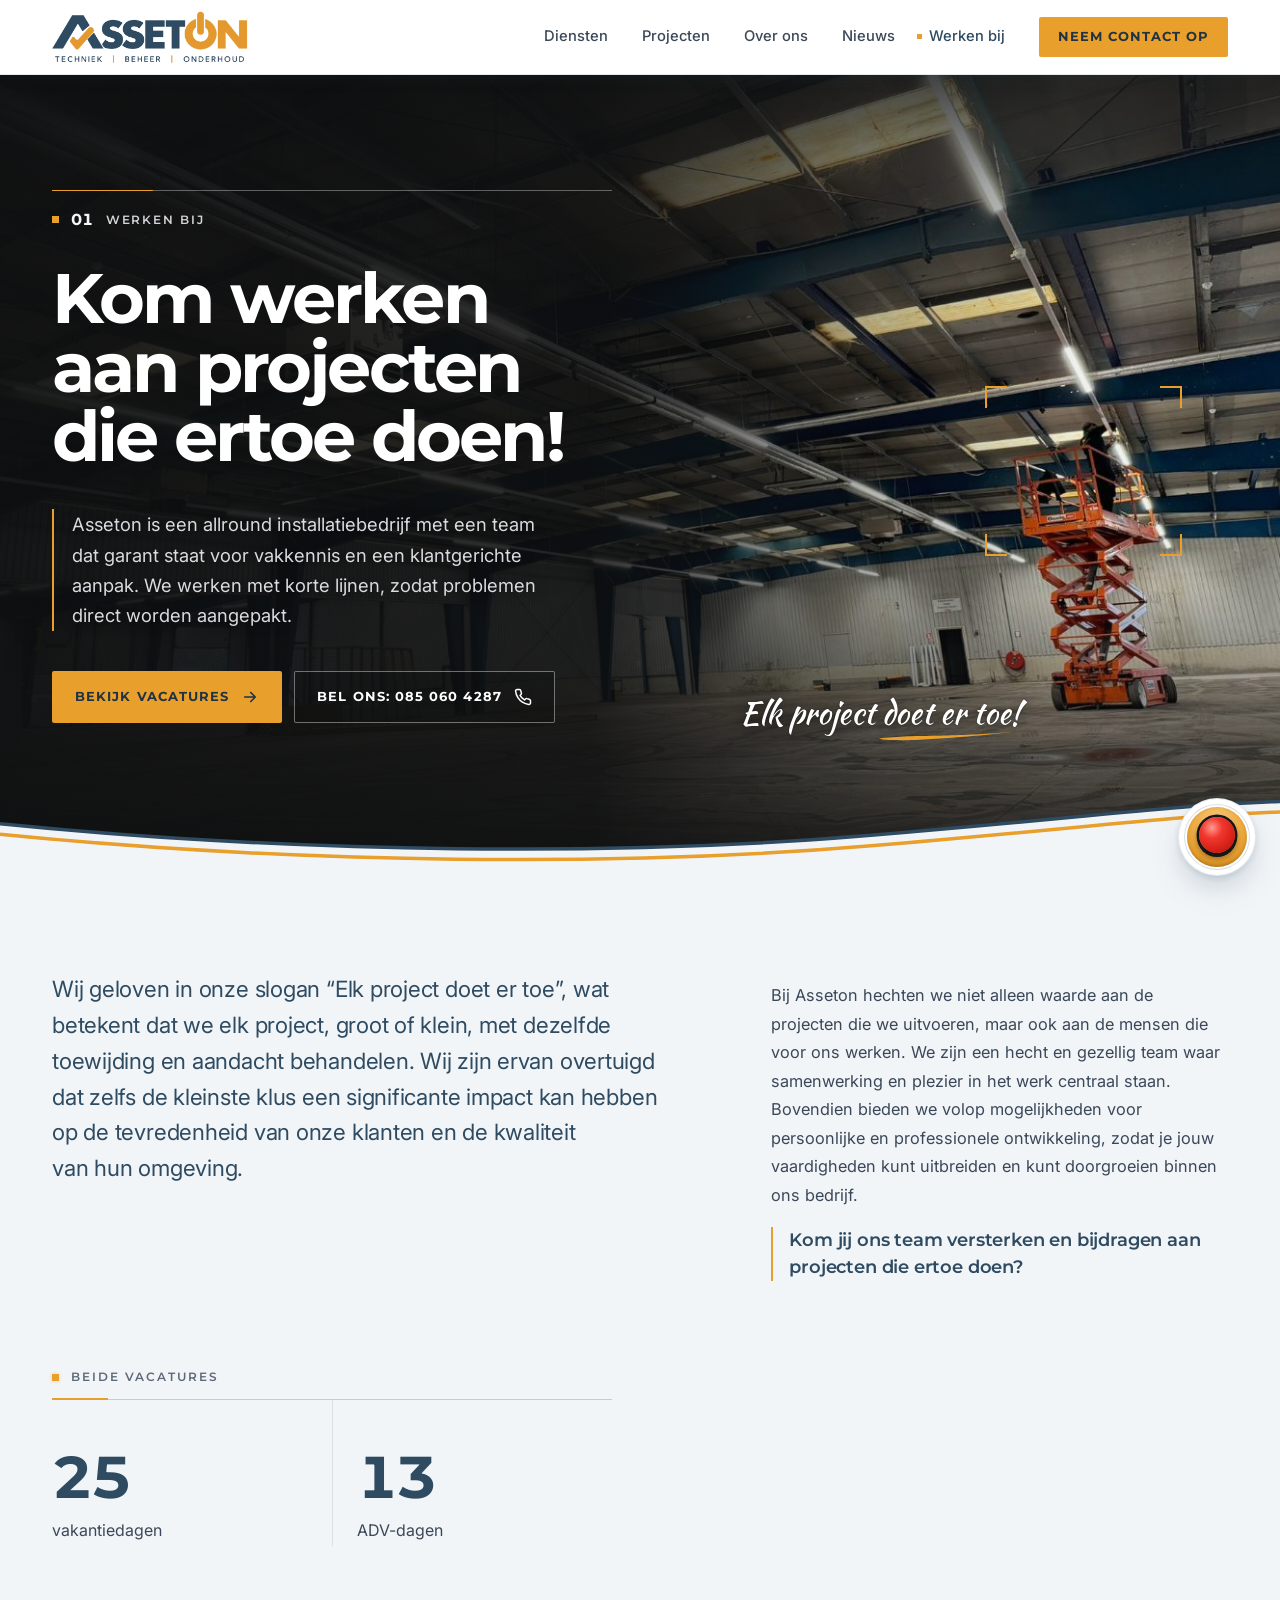
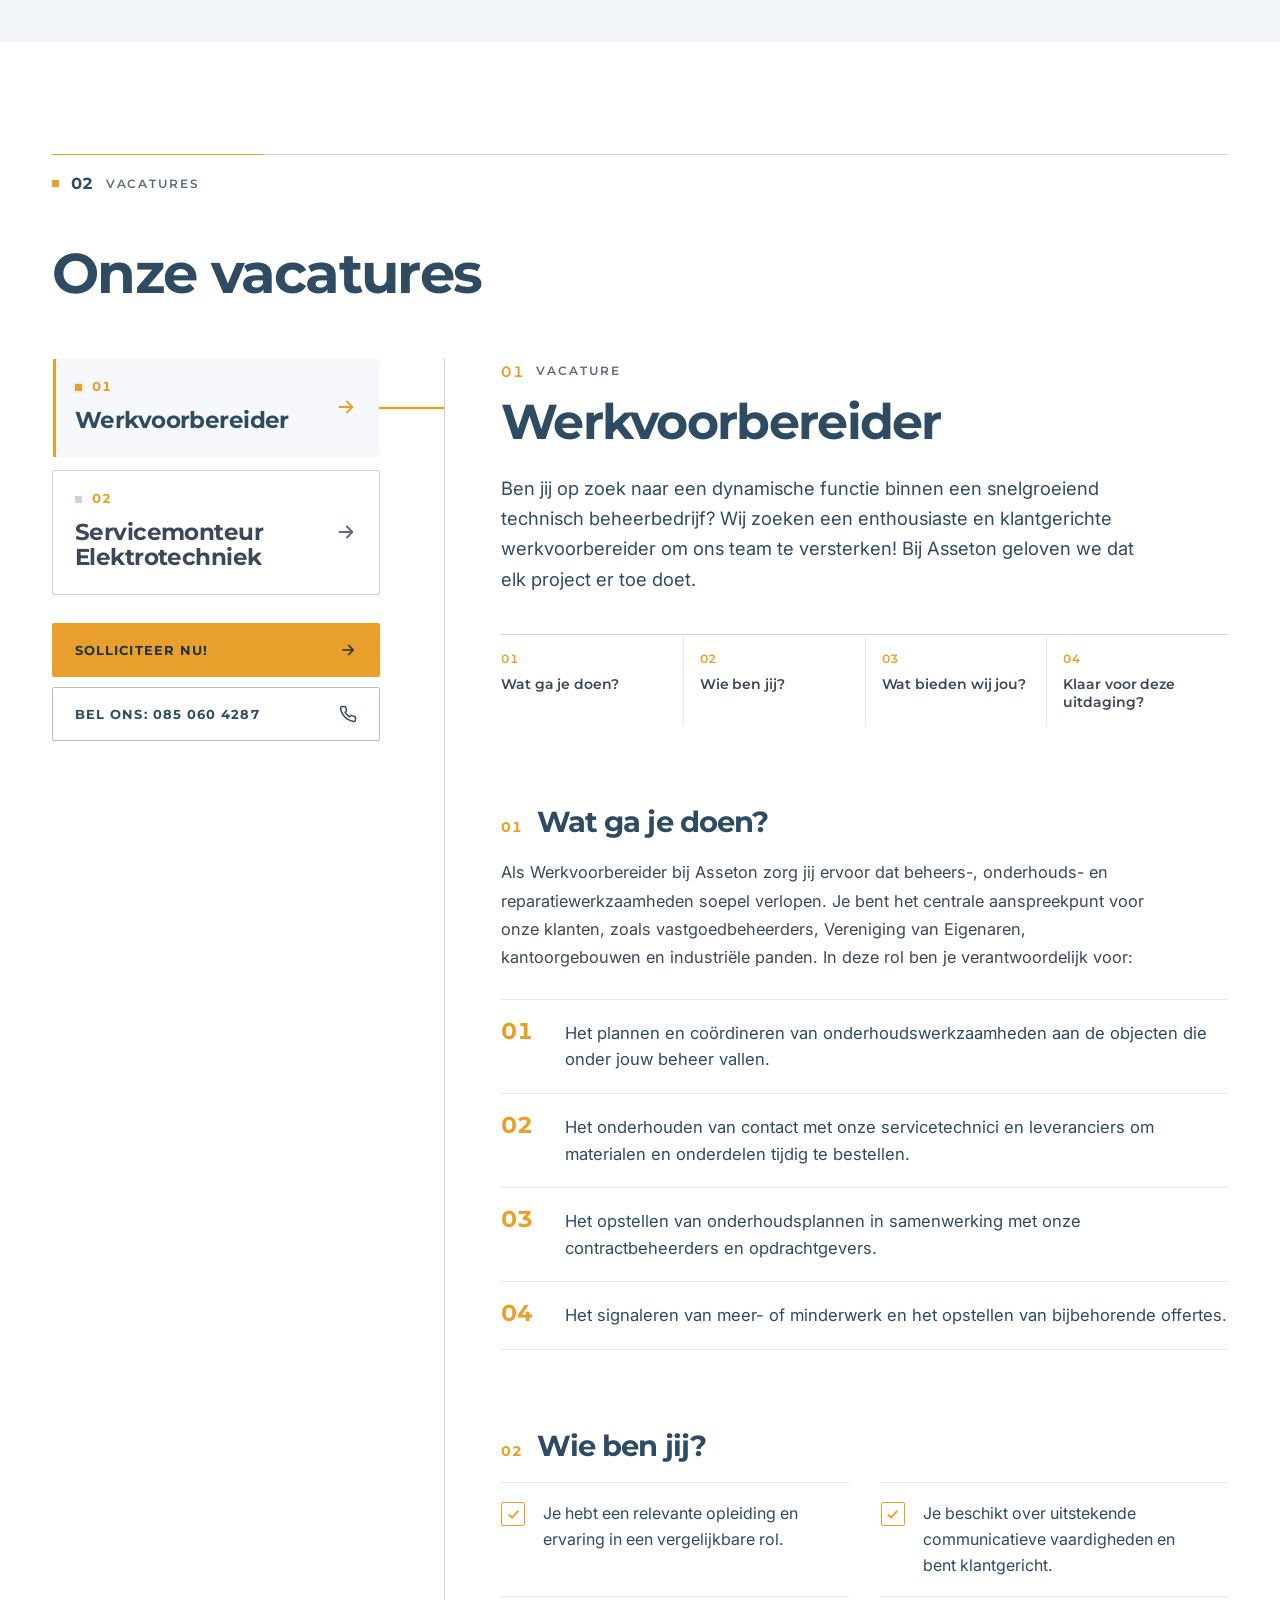
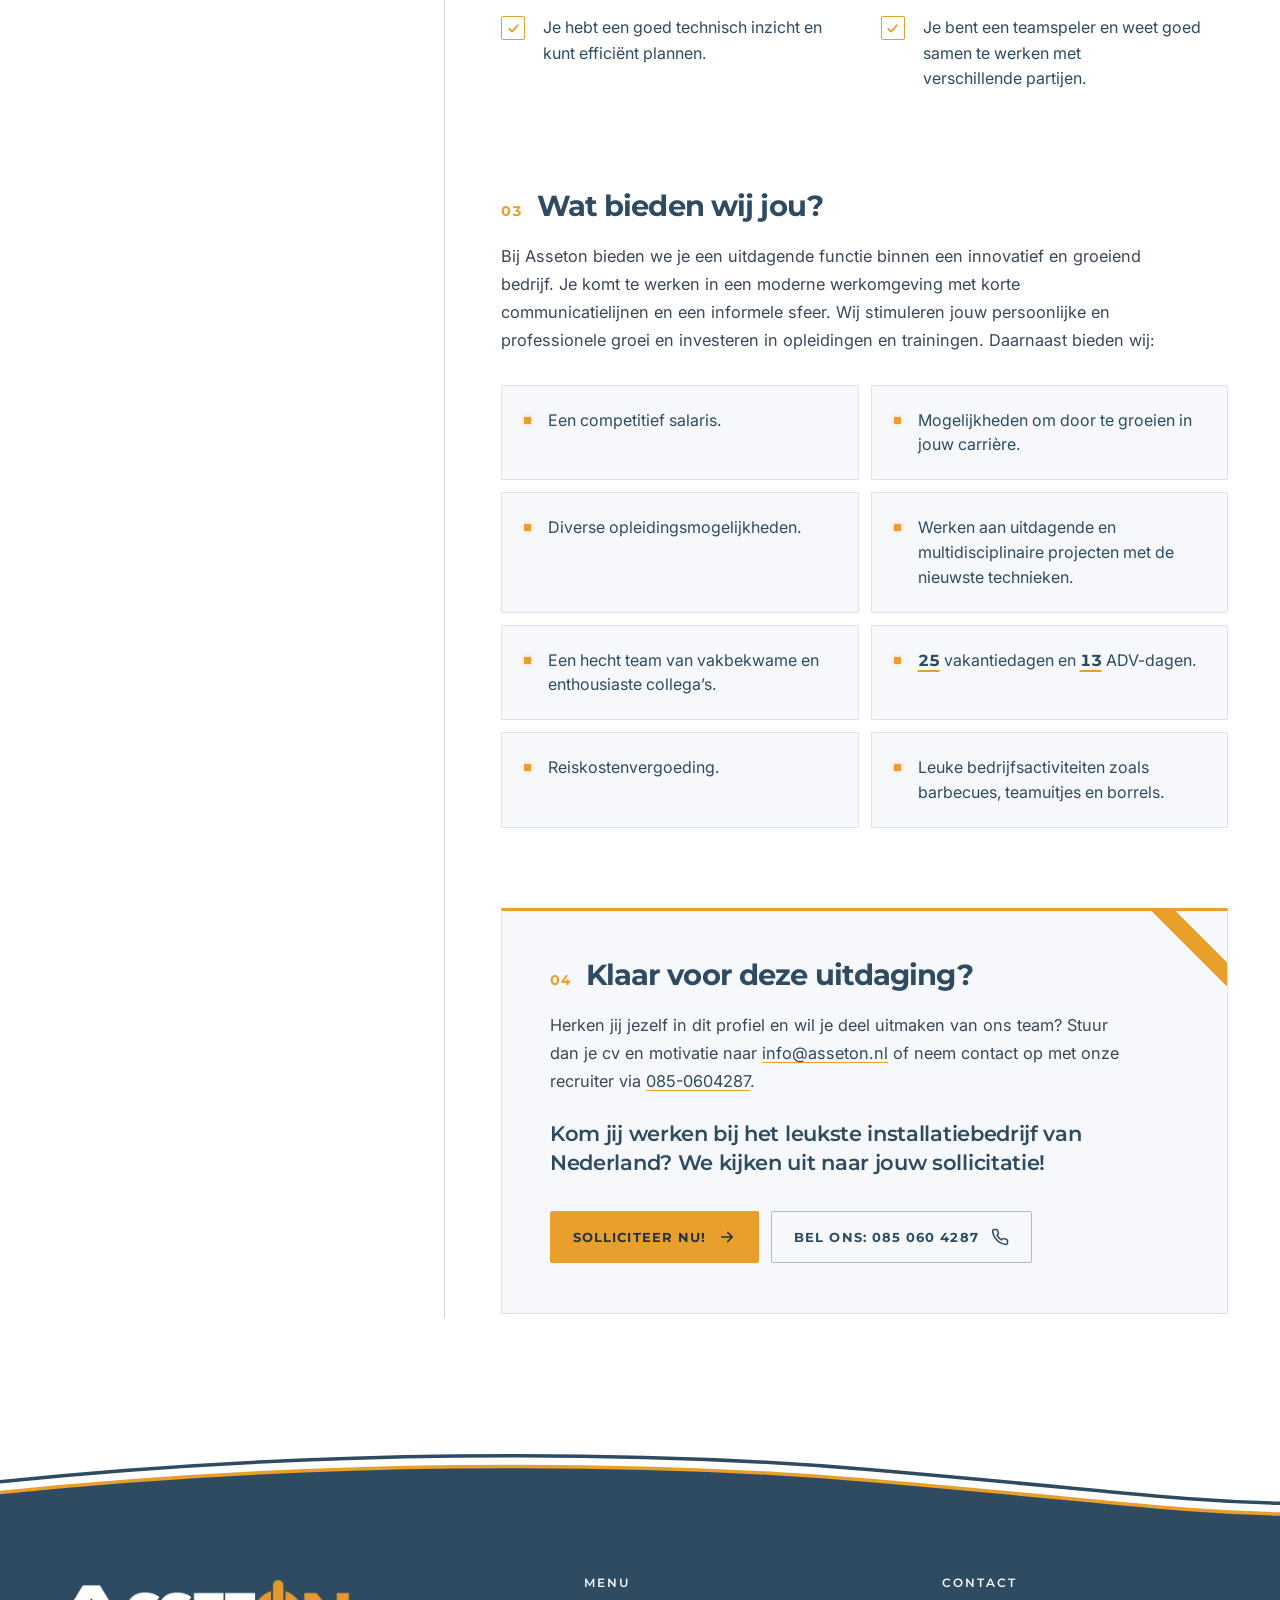
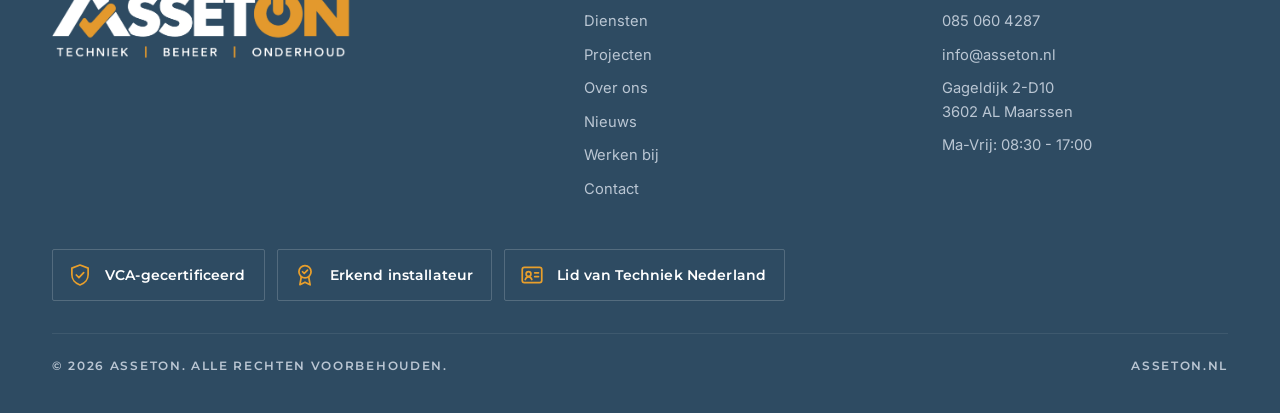
<file: werken-bij.html>
<!DOCTYPE html>
<html lang="nl">
<head>
<meta charset="utf-8">
<meta name="robots" content="noindex, nofollow">
<meta name="viewport" content="width=device-width, initial-scale=1, viewport-fit=cover">
<script>
/* Open at the top. A #fragment only scrolls when it comes from a link on this site (e.g. Projecten -> index.html#contact);
   a pasted or stale #fragment, a reload or a restored tab never jumps the page. */
(function(){try{if('scrollRestoration' in history)history.scrollRestoration='manual';var h=location.hash;if(!h)return;var n=performance.getEntriesByType?performance.getEntriesByType('navigation')[0]:null,r=document.referrer||'';if((!n||n.type==='navigate')&&r.indexOf(location.protocol+'//'+location.host+'/')===0)window.__asGoto=decodeURIComponent(h.slice(1));history.replaceState(null,'',location.pathname+location.search);}catch(e){}})();
</script>

<title>Werken bij - Asseton</title>
<meta name="description" content="Asseton is een allround installatiebedrijf met een team dat garant staat voor vakkennis en een klantgerichte aanpak.">
<link rel="canonical" href="https://asseton.nl/werken-bij.html">
<meta property="og:title" content="Werken bij - Asseton">
<meta property="og:description" content="Asseton is een allround installatiebedrijf met een team dat garant staat voor vakkennis en een klantgerichte aanpak.">
<meta property="og:image" content="https://asseton.nl/images/over-ons-atrium.jpg">
<meta property="og:url" content="https://asseton.nl/werken-bij.html">
<meta property="og:locale" content="nl_NL">
<meta name="theme-color" content="#FFFFFF">
<link rel="icon" href="data:image/svg+xml,%3Csvg xmlns='http://www.w3.org/2000/svg' viewBox='0 0 32 32'%3E%3Crect width='32' height='32' rx='7' fill='%232E4B62'/%3E%3Cg fill='none' stroke='%23E99F2B' stroke-width='3.4' stroke-linecap='round' transform='translate(4.4 4.4) scale(.967)'%3E%3Cpath d='M6.38 5.31A9 9 0 1 0 17.62 5.31'/%3E%3Cpath d='M12 3v8.2'/%3E%3C/g%3E%3C/svg%3E">
<link rel="preconnect" href="https://fonts.googleapis.com">
<link rel="preconnect" href="https://fonts.gstatic.com" crossorigin>
<link href="https://fonts.googleapis.com/css2?family=Montserrat:wght@600;700&family=Inter:wght@400;500;600&family=Kaushan+Script&display=swap" rel="stylesheet">
<link rel="stylesheet" href="assets/site.css?v=14">
<link rel="stylesheet" href="assets/werken-bij.css?v=14">
<noscript><style>.reveal{opacity:1;transform:none}</style></noscript>
</head>
<body data-page="werken-bij">
<svg width="0" height="0" style="position:absolute" aria-hidden="true" focusable="false"><defs>
  <symbol id="i-plug" viewBox="0 0 24 24"><path d="M9 3v5M15 3v5"/><path d="M6.5 8h11v3.5a5.5 5.5 0 0 1-11 0z"/><path d="M12 17v4"/></symbol>
  <symbol id="i-bolt" viewBox="0 0 24 24"><path d="M13 2.5 4.5 13.5H11l-1 8 8.5-11H12l1-8z"/></symbol>
  <symbol id="i-bulb" viewBox="0 0 24 24"><path d="M12 3a6 6 0 0 0-3.5 10.87c.6.44 1 1.07 1 1.8V16h5v-.33c0-.73.4-1.36 1-1.8A6 6 0 0 0 12 3z"/><path d="M9.5 18.5h5M10.5 21h3"/></symbol>
  <symbol id="i-intercom" viewBox="0 0 24 24"><rect x="6.5" y="2.5" width="11" height="19" rx="2"/><path d="M9.5 6.5h5M9.5 9.5h5"/><circle cx="12" cy="15.5" r="2.2"/></symbol>
  <symbol id="i-alert" viewBox="0 0 24 24"><path d="M10.3 4.2 2.6 17.5a2 2 0 0 0 1.7 3h15.4a2 2 0 0 0 1.7-3L13.7 4.2a2 2 0 0 0-3.4 0z"/><path d="M12 9.5V14M12 17.3v.01"/></symbol>
  <symbol id="i-check" viewBox="0 0 24 24"><rect x="8.5" y="2.5" width="7" height="3.5" rx="1"/><path d="M15.5 4.25H18a1.5 1.5 0 0 1 1.5 1.5V20a1.5 1.5 0 0 1-1.5 1.5H6A1.5 1.5 0 0 1 4.5 20V5.75A1.5 1.5 0 0 1 6 4.25h2.5"/><path d="m9 13.5 2 2 4-4"/></symbol>
  <symbol id="i-hammer" viewBox="0 0 24 24"><path d="M12.37 4.55 19.45 11.63 16.63 14.45 9.55 7.37z"/><path d="M13.09 10.91 4.5 19.5"/></symbol>
  <symbol id="i-window" viewBox="0 0 24 24"><rect x="4.5" y="3" width="15" height="18" rx="1"/><path d="M12 3v18M4.5 11.5h15"/></symbol>
  <symbol id="i-roller" viewBox="0 0 24 24"><rect x="3" y="3" width="15" height="5.5" rx="1.5"/><path d="M18 5.75h2.5v5.75h-9V15"/><rect x="10" y="15" width="3" height="6" rx="1"/></symbol>
  <g id="mk-letters"><path d="M0 0L673 -1085L988 -1085L1270 0L1032 0L855 -679L434 0ZM1583 14Q1497 14 1417 -8Q1338 -29 1288 -63L1353 -209Q1400 -179 1461 -160Q1523 -140 1584 -140Q1625 -140 1650 -148Q1675 -155 1686 -168Q1698 -180 1698 -197Q1698 -221 1676 -235Q1654 -249 1619 -258Q1584 -267 1541 -276Q1499 -285 1456 -299Q1414 -313 1379 -336Q1344 -358 1322 -394Q1300 -431 1300 -487Q1300 -550 1334 -601Q1369 -652 1438 -683Q1507 -714 1610 -714Q1679 -714 1745 -698Q1812 -683 1864 -653L1803 -506Q1753 -533 1704 -546Q1655 -560 1609 -560Q1568 -560 1543 -552Q1518 -543 1507 -529Q1496 -515 1496 -497Q1496 -474 1517 -460Q1539 -447 1574 -438Q1610 -430 1652 -421Q1695 -412 1737 -398Q1780 -385 1815 -362Q1850 -340 1871 -304Q1893 -267 1893 -212Q1893 -151 1858 -100Q1824 -48 1755 -17Q1687 14 1583 14ZM2217 14Q2131 14 2051 -8Q1972 -29 1922 -63L1987 -209Q2034 -179 2095 -160Q2157 -140 2218 -140Q2259 -140 2284 -148Q2309 -155 2320 -168Q2332 -180 2332 -197Q2332 -221 2310 -235Q2288 -249 2253 -258Q2218 -267 2175 -276Q2133 -285 2090 -299Q2048 -313 2013 -336Q1978 -358 1956 -394Q1934 -431 1934 -487Q1934 -550 1968 -601Q2003 -652 2072 -683Q2141 -714 2244 -714Q2313 -714 2379 -698Q2446 -683 2498 -653L2437 -506Q2387 -533 2338 -546Q2289 -560 2243 -560Q2202 -560 2177 -552Q2152 -543 2141 -529Q2130 -515 2130 -497Q2130 -474 2151 -460Q2173 -447 2208 -438Q2244 -430 2286 -421Q2329 -412 2371 -398Q2414 -385 2449 -362Q2484 -340 2505 -304Q2527 -267 2527 -212Q2527 -151 2492 -100Q2458 -48 2389 -17Q2321 14 2217 14ZM2556 0V-700H3105V-547H2752V-153H3118V0ZM2738 -281V-429H3063V-281ZM3353 0V-543H3138V-700H3765V-543H3551V0Z" style="fill:var(--mk-a)"/><path d="M300 -430L560 -90L1000 -700" style="fill:none;stroke:var(--mk-knock);stroke-width:210;stroke-linejoin:miter;stroke-miterlimit:8"/><path d="M300 -430L560 -90L1000 -700" style="fill:none;stroke:var(--mk-o);stroke-width:132;stroke-linejoin:miter;stroke-miterlimit:8"/><path d="M4759 0V-700H4922L5308 -234H5231V-700H5425V0H5262L4876 -466H4953V0Z" style="fill:var(--mk-o)"/></g>
  <symbol id="i-roof" viewBox="0 0 24 24"><path d="M3 11.5 12 4l9 7.5"/><path d="M5.5 9.5v11h13v-11"/><path d="M10 20.5v-5h4v5"/></symbol>
</defs></svg>
<a class="skip label" href="#top">Naar inhoud</a>

<header>
  <div class="wrap nav">
    <a href="index.html" class="logo" aria-label="Asseton, naar de homepage">
      <img class="logo-img" src="images/logo-asseton.png" width="1407" height="371" alt="">
    </a>
    <button class="nav-toggle" id="navToggle" type="button" aria-label="Menu openen" aria-expanded="false" aria-controls="nav">
      <svg class="i-menu" viewBox="0 0 24 24" fill="none" stroke="currentColor" stroke-width="2" stroke-linecap="round" aria-hidden="true"><path d="M4 7h16M4 12h16M4 17h16"/></svg>
      <svg class="i-close" viewBox="0 0 24 24" fill="none" stroke="currentColor" stroke-width="2" stroke-linecap="round" aria-hidden="true"><path d="M6 6l12 12M18 6 6 18"/></svg>
    </button>
    <nav class="nav-links" id="nav">
      <a href="index.html#diensten">Diensten</a>
      <a href="projecten.html">Projecten</a>
      <a href="index.html#over-ons">Over ons</a>
      <a href="nieuws.html">Nieuws</a>
      <a href="werken-bij.html" class="is-active" aria-current="page">Werken bij</a>
      <a href="index.html#contact" class="btn btn-signal nav-cta">Neem contact op <svg viewBox="0 0 24 24" fill="none" stroke="currentColor" stroke-width="2.2" stroke-linecap="round" stroke-linejoin="round" aria-hidden="true"><path d="M5 12h14M13 6l6 6-6 6"/></svg></a>
    </nav>
    <span class="power-line" aria-hidden="true"><i id="powerLine"></i></span>
  </div>
</header>
<!-- STORING MELDEN (always visible, hides over Contact and the footer; button first in the DOM, panel drawn above it via column-reverse) -->
<aside class="sos" id="sos" aria-label="Storing melden">
  <button class="sos-btn" id="sosBtn" type="button" aria-expanded="false" aria-controls="sosPanel">
    <span class="sos-estop" aria-hidden="true"><span class="sos-dome"></span></span>
    <span class="sos-label"><strong>Storing melden</strong> <small>Nu melden</small></span>
  </button>
  <div class="sos-panel" id="sosPanel" role="dialog" aria-labelledby="sosTitle" hidden>
    <p class="sos-title" id="sosTitle">Storing&nbsp;melden</p>
    <a class="sos-call" href="tel:+31850604287">
      <svg viewBox="0 0 24 24" fill="none" stroke="currentColor" stroke-width="2.2" stroke-linecap="round" stroke-linejoin="round" aria-hidden="true"><path d="M22 16.9v3a2 2 0 0 1-2.2 2 19.8 19.8 0 0 1-8.6-3.1 19.5 19.5 0 0 1-6-6A19.8 19.8 0 0 1 2.1 4.2 2 2 0 0 1 4.1 2h3a2 2 0 0 1 2 1.7c.1 1 .4 1.9.7 2.8a2 2 0 0 1-.5 2.1L8 9.9a16 16 0 0 0 6 6l1.3-1.3a2 2 0 0 1 2.1-.4c.9.3 1.8.6 2.8.7a2 2 0 0 1 1.7 2z"/></svg>
      Bel ons: 085 060 4287
    </a>
    <a class="sos-form" href="index.html#contact" id="sosForm">
      Neem contact op
      <svg viewBox="0 0 24 24" fill="none" stroke="currentColor" stroke-width="2.2" stroke-linecap="round" stroke-linejoin="round" aria-hidden="true"><path d="M5 12h14M13 6l6 6-6 6"/></svg>
    </a>
  </div>
</aside>
<div class="nav-scrim" id="navScrim" hidden></div>

<main id="top">

<!-- 1 · 01 WERKEN BIJ: full-bleed hero in colour (same opening as Home and Projecten): the work photo under a charcoal shade,
     the heading, lead and buttons on the dark side, the site's orange corner marks focused on the monteur on the lift, backlit orange edge.
     The photo sits on a canvas with the image's own proportions, so the marks stay on the monteur at every screen size. -->
<section id="werken-bij" class="wbh">
  <div class="wbh-media">
    <div class="wbh-view">
      <div class="wbh-canvas">
        <img src="images/projecten/verlichting-hoogwerker.jpg" width="1500" height="1125" fetchpriority="high" decoding="async" alt="Monteur op een oranje schaarlift bij de lichtlijnen onder het dak van een loods">
      </div>
      <div class="wbh-shade" aria-hidden="true"></div>
      <div class="wbh-canvas wbh-marks" aria-hidden="true">
        <span class="wbh-focus"><span class="pv-mark tl"></span><span class="pv-mark tr"></span><span class="pv-mark bl"></span><span class="pv-mark br"></span></span>
        <p class="wbh-slogan">Elk project doet er toe!</p>
      </div>
    </div>
  </div>
  <div class="wrap wbh-in">
    <div class="wbh-copy">
      <div class="sec-top"><i class="led"></i><span class="n">01</span><span>Werken bij</span></div>
      <h1 class="statement wbh-h reveal"><span class="st-line">Kom werken aan projecten die ertoe doen!</span></h1>
      <p class="wbh-lead reveal">Asseton is een allround installatiebedrijf met een team dat garant staat voor vakkennis en een klantgerichte aanpak. We werken met korte lijnen, zodat problemen direct worden&nbsp;aangepakt.</p>
      <div class="wbh-actions reveal">
        <a class="btn btn-signal" href="#vacatures">
          Bekijk vacatures
          <svg viewBox="0 0 24 24" fill="none" stroke="currentColor" stroke-width="2.2" stroke-linecap="round" stroke-linejoin="round" aria-hidden="true"><path d="M5 12h14M13 6l6 6-6 6"/></svg>
        </a>
        <a class="btn btn-ghost" href="tel:+31850604287">
          Bel ons: 085 060 4287
          <svg viewBox="0 0 24 24" fill="none" stroke="currentColor" stroke-width="2" stroke-linecap="round" stroke-linejoin="round" aria-hidden="true"><path d="M22 16.9v3a2 2 0 0 1-2.2 2 19.8 19.8 0 0 1-8.6-3.1 19.5 19.5 0 0 1-6-6A19.8 19.8 0 0 1 2.1 4.2 2 2 0 0 1 4.1 2h3a2 2 0 0 1 2 1.7c.1 1 .4 1.9.7 2.8a2 2 0 0 1-.5 2.1L8 9.9a16 16 0 0 0 6 6l1.3-1.3a2 2 0 0 1 2.1-.4c.9.3 1.8.6 2.8.7a2 2 0 0 1 1.7 2z"/></svg>
        </a>
      </div>
    </div>
  </div>
</section>

<!-- 2 · The team + key facts (warm): the two verbatim paragraphs as an editorial spread, then the verbatim figures from the two vacancies,
     grouped per vacancy like labelled groups in a distribution board -->
<section class="warm wbt wave-top">
  <div class="wrap">
    <div class="wbt-copy">
      <p class="wbt-p1 reveal">Wij geloven in onze slogan “Elk project doet er toe”, wat betekent dat we elk project, groot of klein, met dezelfde toewijding en aandacht behandelen. Wij zijn ervan overtuigd dat zelfs de kleinste klus een significante impact kan hebben op de tevredenheid van onze klanten en de kwaliteit van hun&nbsp;omgeving.</p>
      <p class="wbt-p2 reveal">Bij Asseton hechten we niet alleen waarde aan de projecten die we uitvoeren, maar ook aan de mensen die voor ons werken. We zijn een hecht en gezellig team waar samenwerking en plezier in het werk centraal staan. Bovendien bieden we volop mogelijkheden voor persoonlijke en professionele ontwikkeling, zodat je jouw vaardigheden kunt uitbreiden en kunt doorgroeien binnen ons bedrijf. <span class="wbt-ask">Kom jij ons team versterken en bijdragen aan projecten die ertoe&nbsp;doen?</span></p>
    </div>
    <div class="wbf-groups" role="group" aria-label="Arbeidsvoorwaarden">
      <div class="wbf-group reveal">
        <p class="wbf-h label"><i class="led"></i><span class="wbf-hd">Beide vacatures</span><span class="wbf-hp">Wat bieden wij jou?</span></p>
        <ul class="wbf-list">
          <li class="wbf-fact"><b class="wbf-n">25</b><span class="wbf-l">vakantiedagen</span></li>
          <li class="wbf-fact"><b class="wbf-n">13</b><span class="wbf-l">ADV-dagen</span></li>
        </ul>
      </div>
    </div>
  </div>
</section>

<!-- 3 · 02 VACATURES: role index (sticky rail >=1025, sticky switch bar below) + the chosen vacancy as a structured document.
     Without JS both vacancies are shown one after the other and the index is plain in-page links. -->
<section id="vacatures" class="cool vac-sec">
  <div class="wrap">
    <div class="sec-top"><i class="led"></i><span class="n">02</span><span>Vacatures</span></div>
    <h2 class="h2-solo reveal">Onze vacatures</h2>
    <div class="vac" id="vac">
      <div class="vac-rail">
        <nav class="vac-tabs" id="vacTabs" aria-label="Vacatures">
          <a class="vac-tab" id="vt-werkvoorbereider" href="#werkvoorbereider" data-subject="Sollicitatie%20Werkvoorbereider">
            <span class="vt-n"><i class="led"></i><span class="n">01</span></span>
            <span class="vt-t">Werkvoorbereider</span>
            <svg class="vt-go" viewBox="0 0 24 24" fill="none" stroke="currentColor" stroke-width="2" stroke-linecap="round" stroke-linejoin="round" aria-hidden="true"><path d="M5 12h14M13 6l6 6-6 6"/></svg>
          </a>
          <a class="vac-tab" id="vt-servicemonteur-elektrotechniek" href="#servicemonteur-elektrotechniek" data-subject="Sollicitatie%20Servicemonteur%20Elektrotechniek">
            <span class="vt-n"><i class="led"></i><span class="n">02</span></span>
            <span class="vt-t">Servicemonteur <span class="vt-t2">Elektrotechniek</span></span>
            <svg class="vt-go" viewBox="0 0 24 24" fill="none" stroke="currentColor" stroke-width="2" stroke-linecap="round" stroke-linejoin="round" aria-hidden="true"><path d="M5 12h14M13 6l6 6-6 6"/></svg>
          </a>
        </nav>
        <div class="vac-rail-cta" id="vacRailCta" hidden>
          <a class="btn btn-signal" id="vacRailApply" href="mailto:info@asseton.nl?subject=Sollicitatie%20Werkvoorbereider">
            Solliciteer nu!
            <svg viewBox="0 0 24 24" fill="none" stroke="currentColor" stroke-width="2.2" stroke-linecap="round" stroke-linejoin="round" aria-hidden="true"><path d="M5 12h14M13 6l6 6-6 6"/></svg>
          </a>
          <a class="btn btn-ghost" href="tel:+31850604287">
            Bel ons: 085 060 4287
            <svg viewBox="0 0 24 24" fill="none" stroke="currentColor" stroke-width="2" stroke-linecap="round" stroke-linejoin="round" aria-hidden="true"><path d="M22 16.9v3a2 2 0 0 1-2.2 2 19.8 19.8 0 0 1-8.6-3.1 19.5 19.5 0 0 1-6-6A19.8 19.8 0 0 1 2.1 4.2 2 2 0 0 1 4.1 2h3a2 2 0 0 1 2 1.7c.1 1 .4 1.9.7 2.8a2 2 0 0 1-.5 2.1L8 9.9a16 16 0 0 0 6 6l1.3-1.3a2 2 0 0 1 2.1-.4c.9.3 1.8.6 2.8.7a2 2 0 0 1 1.7 2z"/></svg>
          </a>
        </div>
      </div>

      <div class="vac-docs">
        <!-- Vacature 01 -->
        <article class="vac-doc" id="werkvoorbereider" aria-labelledby="werkvoorbereider-t">
          <div class="vac-head">
            <p class="vac-kicker label"><span class="n">01</span>Vacature</p>
            <h3 class="vac-title" id="werkvoorbereider-t">Werkvoorbereider</h3>
            <p class="vac-lead">Ben jij op zoek naar een dynamische functie binnen een snelgroeiend technisch beheerbedrijf? Wij zoeken een enthousiaste en klantgerichte werkvoorbereider om ons team te versterken! Bij Asseton geloven we dat elk project er toe&nbsp;doet.</p>
            <nav class="vac-toc" aria-label="Werkvoorbereider">
              <a href="#werkvoorbereider-taken"><span class="n">01</span><span>Wat ga je doen?</span></a>
              <a href="#werkvoorbereider-profiel"><span class="n">02</span><span>Wie ben jij?</span></a>
              <a href="#werkvoorbereider-aanbod"><span class="n">03</span><span>Wat bieden wij jou?</span></a>
              <a href="#werkvoorbereider-solliciteren"><span class="n">04</span><span>Klaar voor deze uitdaging?</span></a>
            </nav>
          </div>

          <div class="vac-block vac-tasks reveal" id="werkvoorbereider-taken">
            <h4 class="vac-bh"><span class="n">01</span>Wat ga je doen?</h4>
            <p class="vac-p">Als Werkvoorbereider bij Asseton zorg jij ervoor dat beheers-, onderhouds- en reparatiewerkzaamheden soepel verlopen. Je bent het centrale aanspreekpunt voor onze klanten, zoals vastgoedbeheerders, Vereniging van Eigenaren, kantoorgebouwen en industriële panden. In deze rol ben je verantwoordelijk&nbsp;voor:</p>
            <ol class="vac-steps">
              <li>Het plannen en coördineren van onderhoudswerkzaamheden aan de objecten die onder jouw beheer&nbsp;vallen.</li>
              <li>Het onderhouden van contact met onze servicetechnici en leveranciers om materialen en onderdelen tijdig te&nbsp;bestellen.</li>
              <li>Het opstellen van onderhoudsplannen in samenwerking met onze contractbeheerders en&nbsp;opdrachtgevers.</li>
              <li>Het signaleren van meer- of minderwerk en het opstellen van bijbehorende&nbsp;offertes.</li>
            </ol>
          </div>

          <div class="vac-block vac-profile reveal" id="werkvoorbereider-profiel">
            <h4 class="vac-bh"><span class="n">02</span>Wie ben jij?</h4>
            <ul class="vac-checks">
              <li>Je hebt een relevante opleiding en ervaring in een vergelijkbare&nbsp;rol.</li>
              <li>Je beschikt over uitstekende communicatieve vaardigheden en bent&nbsp;klantgericht.</li>
              <li>Je hebt een goed technisch inzicht en kunt efficiënt&nbsp;plannen.</li>
              <li>Je bent een teamspeler en weet goed samen te werken met verschillende&nbsp;partijen.</li>
            </ul>
          </div>

          <div class="vac-block vac-offer reveal" id="werkvoorbereider-aanbod">
            <h4 class="vac-bh"><span class="n">03</span>Wat bieden wij jou?</h4>
            <p class="vac-p">Bij Asseton bieden we je een uitdagende functie binnen een innovatief en groeiend bedrijf. Je komt te werken in een moderne werkomgeving met korte communicatielijnen en een informele sfeer. Wij stimuleren jouw persoonlijke en professionele groei en investeren in opleidingen en trainingen. Daarnaast bieden&nbsp;wij:</p>
            <ul class="vac-tiles">
              <li>Een competitief salaris.</li>
              <li>Mogelijkheden om door te groeien in jouw carrière.</li>
              <li>Diverse opleidingsmogelijkheden.</li>
              <li>Werken aan uitdagende en multidisciplinaire projecten met de nieuwste technieken.</li>
              <li>Een hecht team van vakbekwame en enthousiaste collega’s.</li>
              <li><strong class="fig">25</strong> vakantiedagen en <strong class="fig">13</strong> ADV-dagen.</li>
              <li>Reiskostenvergoeding.</li>
              <li>Leuke bedrijfsactiviteiten zoals barbecues, teamuitjes en borrels.</li>
            </ul>
          </div>

          <div class="vac-block vac-apply reveal" id="werkvoorbereider-solliciteren">
            <h4 class="vac-bh"><span class="n">04</span>Klaar voor deze uitdaging?</h4>
            <p class="vac-p">Herken jij jezelf in dit profiel en wil je deel uitmaken van ons team? Stuur dan je cv en motivatie naar <a href="mailto:info@asseton.nl?subject=Sollicitatie%20Werkvoorbereider">info@asseton.nl</a> of neem contact op met onze recruiter&nbsp;via <a class="nowrap" href="tel:+31850604287">085-0604287</a>.</p>
            <p class="vac-close">Kom jij werken bij het leukste installatiebedrijf van Nederland? We kijken uit naar jouw&nbsp;sollicitatie!</p>
            <div class="vac-actions">
              <a class="btn btn-signal" href="mailto:info@asseton.nl?subject=Sollicitatie%20Werkvoorbereider">
                Solliciteer nu!
                <svg viewBox="0 0 24 24" fill="none" stroke="currentColor" stroke-width="2.2" stroke-linecap="round" stroke-linejoin="round" aria-hidden="true"><path d="M5 12h14M13 6l6 6-6 6"/></svg>
              </a>
              <a class="btn btn-ghost" href="tel:+31850604287">
                Bel ons: 085 060 4287
                <svg viewBox="0 0 24 24" fill="none" stroke="currentColor" stroke-width="2" stroke-linecap="round" stroke-linejoin="round" aria-hidden="true"><path d="M22 16.9v3a2 2 0 0 1-2.2 2 19.8 19.8 0 0 1-8.6-3.1 19.5 19.5 0 0 1-6-6A19.8 19.8 0 0 1 2.1 4.2 2 2 0 0 1 4.1 2h3a2 2 0 0 1 2 1.7c.1 1 .4 1.9.7 2.8a2 2 0 0 1-.5 2.1L8 9.9a16 16 0 0 0 6 6l1.3-1.3a2 2 0 0 1 2.1-.4c.9.3 1.8.6 2.8.7a2 2 0 0 1 1.7 2z"/></svg>
              </a>
            </div>
          </div>
        </article>

        <!-- Vacature 02 -->
        <article class="vac-doc" id="servicemonteur-elektrotechniek" aria-labelledby="servicemonteur-elektrotechniek-t">
          <div class="vac-head">
            <p class="vac-kicker label"><span class="n">02</span>Vacature</p>
            <h3 class="vac-title" id="servicemonteur-elektrotechniek-t">Servicemonteur <span class="nowrap">Elektrotechniek</span></h3>
            <p class="vac-lead">Ben jij een ervaren elektrotechnicus met een passie voor het oplossen van storingen en het uitvoeren van renovaties? Kom werken bij Asseton en bezorg onze klanten de beste service! Bij Asseton geloven we dat elk project er toe&nbsp;doet.</p>
            <nav class="vac-toc" aria-label="Servicemonteur Elektrotechniek">
              <a href="#servicemonteur-elektrotechniek-taken"><span class="n">01</span><span>Wat ga je doen?</span></a>
              <a href="#servicemonteur-elektrotechniek-profiel"><span class="n">02</span><span>Wie ben jij?</span></a>
              <a href="#servicemonteur-elektrotechniek-aanbod"><span class="n">03</span><span>Wat bieden wij jou?</span></a>
              <a href="#servicemonteur-elektrotechniek-solliciteren"><span class="n">04</span><span>Klaar voor deze uitdaging?</span></a>
            </nav>
          </div>

          <div class="vac-block vac-tasks reveal" id="servicemonteur-elektrotechniek-taken">
            <h4 class="vac-bh"><span class="n">01</span>Wat ga je doen?</h4>
            <p class="vac-p">Als Servicemonteur Elektrotechniek ben jij verantwoordelijk voor het zelfstandig uitvoeren van diverse elektrotechnische werkzaamheden bij onze klanten. Je werkzaamheden bestaan onder andere&nbsp;uit:</p>
            <ol class="vac-steps">
              <li>Het oplossen van storingen aan elektrotechnische installaties, zoals verlichting en&nbsp;intercomsystemen.</li>
              <li>Het uitvoeren van renovaties en upgrades van bestaande&nbsp;installaties.</li>
              <li>Het onderhouden van contact met klanten, zodat zij altijd op de hoogte zijn van jouw voortgang en geleverde&nbsp;diensten.</li>
            </ol>
          </div>

          <div class="vac-block vac-profile reveal" id="servicemonteur-elektrotechniek-profiel">
            <h4 class="vac-bh"><span class="n">02</span>Wie ben jij?</h4>
            <ul class="vac-checks">
              <li>Je hebt een elektrotechnisch diploma en ervaring in de&nbsp;elektrotechniek.</li>
              <li>Je vindt voldoening in het helpen van klanten en ervaart trots bij elke afgeronde&nbsp;klus.</li>
              <li>Je beschikt over een VCA-diploma en staat open voor bijscholing in de nieuwste&nbsp;technologieën.</li>
              <li>Je hebt een geldig rijbewijs, gezien je veel op locatie&nbsp;werkt.</li>
              <li>Je bent een prettig persoon in de omgang, geliefd bij klanten en&nbsp;collega’s.</li>
            </ul>
          </div>

          <div class="vac-block vac-offer reveal" id="servicemonteur-elektrotechniek-aanbod">
            <h4 class="vac-bh"><span class="n">03</span>Wat bieden wij jou?</h4>
            <p class="vac-p">Bij Asseton bieden we je een veelzijdige baan bij een toonaangevend bedrijf in elektrotechniek. Je krijgt uitstekende doorgroeimogelijkheden en volop ruimte voor persoonlijke ontwikkeling. Daarnaast bieden&nbsp;wij:</p>
            <ul class="vac-tiles">
              <li>Een marktconform salaris volgens de CAO Technisch Installatiebedrijf, plus een winstuitkering bij een volledig jaar in dienst.</li>
              <li><strong class="fig">25</strong> vakantiedagen en <strong class="fig">13</strong> ADV-dagen, waarbij je de ADV-dagen kunt inwisselen voor extra salaris.</li>
              <li>Een gezellig team met leuke collega’s in een dynamische werkomgeving.</li>
              <li>Uitdagende projecten voor gerenommeerde opdrachtgevers.</li>
            </ul>
          </div>

          <div class="vac-block vac-apply reveal" id="servicemonteur-elektrotechniek-solliciteren">
            <h4 class="vac-bh"><span class="n">04</span>Klaar voor deze uitdaging?</h4>
            <p class="vac-p">Herken jij jezelf in dit profiel en wil je deel uitmaken van ons team? Stuur dan je cv en motivatie naar <a href="mailto:info@asseton.nl?subject=Sollicitatie%20Servicemonteur%20Elektrotechniek">info@asseton.nl</a> of neem contact op met onze recruiter&nbsp;via <a class="nowrap" href="tel:+31850604287">085-0604287</a>.</p>
            <p class="vac-close">Kom jij werken bij het leukste installatiebedrijf van Nederland? We kijken uit naar jouw&nbsp;sollicitatie!</p>
            <div class="vac-actions">
              <a class="btn btn-signal" href="mailto:info@asseton.nl?subject=Sollicitatie%20Servicemonteur%20Elektrotechniek">
                Solliciteer nu!
                <svg viewBox="0 0 24 24" fill="none" stroke="currentColor" stroke-width="2.2" stroke-linecap="round" stroke-linejoin="round" aria-hidden="true"><path d="M5 12h14M13 6l6 6-6 6"/></svg>
              </a>
              <a class="btn btn-ghost" href="tel:+31850604287">
                Bel ons: 085 060 4287
                <svg viewBox="0 0 24 24" fill="none" stroke="currentColor" stroke-width="2" stroke-linecap="round" stroke-linejoin="round" aria-hidden="true"><path d="M22 16.9v3a2 2 0 0 1-2.2 2 19.8 19.8 0 0 1-8.6-3.1 19.5 19.5 0 0 1-6-6A19.8 19.8 0 0 1 2.1 4.2 2 2 0 0 1 4.1 2h3a2 2 0 0 1 2 1.7c.1 1 .4 1.9.7 2.8a2 2 0 0 1-.5 2.1L8 9.9a16 16 0 0 0 6 6l1.3-1.3a2 2 0 0 1 2.1-.4c.9.3 1.8.6 2.8.7a2 2 0 0 1 1.7 2z"/></svg>
              </a>
            </div>
          </div>
        </article>
      </div>
    </div>
  </div>
</section>

</main>

<footer>
  <div class="wrap">
    <div class="foot">
      <nav aria-labelledby="footMenu">
        <p class="foot-h label" id="footMenu">Menu</p>
        <ul><li><a href="index.html#diensten">Diensten</a></li><li><a href="projecten.html">Projecten</a></li><li><a href="index.html#over-ons">Over ons</a></li><li><a href="nieuws.html">Nieuws</a></li><li><a href="werken-bij.html">Werken bij</a></li><li><a href="index.html#contact">Contact</a></li></ul>
      </nav>
      <div>
        <p class="foot-h label" id="footContact">Contact</p>
        <ul aria-labelledby="footContact"><li><a href="tel:+31850604287">085 060 4287</a></li><li><a href="mailto:info@asseton.nl">info@asseton.nl</a></li><li class="txt">Gageldijk 2-D10<br>3602 AL Maarssen</li><li class="txt">Ma-Vrij: <span class="nowrap">08:30 - 17:00</span></li></ul>
      </div>
    </div>
    <ul class="foot-certs" aria-label="Certificeringen en lidmaatschap">
      <li><svg viewBox="0 0 24 24" aria-hidden="true"><path d="M12 2.8 4.5 5.6v5.9c0 4.6 3.1 8.4 7.5 9.7 4.4-1.3 7.5-5.1 7.5-9.7V5.6z"/><path d="m8.6 12 2.4 2.4 4.4-4.6"/></svg><span>VCA-gecertificeerd</span></li>
      <li><svg viewBox="0 0 24 24" aria-hidden="true"><circle cx="12" cy="9" r="5.6"/><path d="m9.7 9 1.6 1.6 3-3.1"/><path d="M8.6 13.6 7.3 21l4.7-2.4 4.7 2.4-1.3-7.4"/></svg><span>Erkend installateur</span></li>
      <li><svg viewBox="0 0 24 24" aria-hidden="true"><rect x="3" y="5" width="18" height="14" rx="2"/><circle cx="8.8" cy="11" r="2.2"/><path d="M5.8 16.2c.6-1.6 1.7-2.4 3-2.4s2.4.8 3 2.4M14.5 10h3.5M14.5 13.4h3.5"/></svg><span>Lid van Techniek Nederland</span></li>
    </ul>
    <div class="foot-bottom">
      <span>© <span id="year">2026</span> Asseton. Alle rechten voorbehouden.</span>
      <span>asseton.nl</span>
    </div>
    <div class="foot-brand">
      <a href="#top" class="foot-mark" aria-label="Asseton, naar boven"><img src="images/logo-asseton-wit.png" width="1407" height="371" alt="" loading="lazy" decoding="async"></a>
    </div>
  </div>
</footer>

<script src="assets/site.js?v=14"></script>
<script src="assets/werken-bij.js?v=14"></script>
</body>
</html>
</file>
<file: assets/site.css>
/* Asseton: shared styles for all pages (home, projecten, werken-bij) */
*,*::before,*::after{margin:0;padding:0;box-sizing:border-box}
:root{
  color-scheme:dark;
  /* surfaces: neutral anthracite, sampled from the sign panel and gift-box lid (no navy, no brown) */
  --ink:#0E0F10;          /* deepest: header bar, hero base, theme-color, favicon */
  --foot:#0E0F10;         /* footer */
  --bg:#151617;           /* base black: body + .cool sections (Intro, Onderhoud, Over ons, Contact) */
  --bg-raise:#1F2022;     /* raised on base: slogan panel, form, SOS pill + panel, mobile nav sheet */
  --umber:#27282B;        /* second dark: .warm sections (Diensten, Projecten, Werken bij) */
  --umber-raise:#323336;  /* raised on second dark: pressed filter chip (projecten.css) */
  --field:#111213;       /* input fill */
  --pv-stage:#0E0F10;     /* project image stage */
  /* text (same on both darks) */
  --t:#F4F3F5; --tb:#CDCDD2; --tm:#ABACB2;
  --wt:#F4F3F5; --wb:#CDCDD2; --wm:#ABACB2;
  --tag:#B4B5B9;          /* tagline grey (sign) */
  --lead:#DADADF;         /* hero lead */
  /* brand orange: only at full strength, or as a tight glow around a full-strength element */
  --signal:#E99F2B;       /* Asseton gold: the ON colour of the new logo (client 2026-10-01) */
  --signal-hi:#F2B24C;    /* hover */
  --signal-deep:#C9831A;  /* pressed */
  --on-signal:#151617;    /* text + icons on orange (white fails: 2.94:1) */
  --glow:rgba(242,180,82,.55);
  /* lines */
  --rule:rgba(255,255,255,.12); --rule-strong:rgba(255,255,255,.28);
  --field-border:#6B6D73;
  --led-off:#3A3B3E;
  /* logo colours, inherited into <use> */
  --mk-a:#E8E8EA; --mk-o:#E99F2B; --mk-knock:#0E0F10; /* neutral brand white (no lilac cast) */
  /* functional red: SOS only */
  --sos-red:#E3261B; --sos-call:#C8190F; --sos-call-hover:#A8140C;
  --wrap:1240px;
  --display:'Montserrat','Segoe UI',system-ui,sans-serif;
  --ease:cubic-bezier(.2,.7,.2,1);
}
@property --mk-a{syntax:'<color>';inherits:true;initial-value:#E8E8EA}
@property --mk-o{syntax:'<color>';inherits:true;initial-value:#E99F2B}
/* scroll-padding: anything scrolled into view by focus (Tab / Shift+Tab, form validation) stays clear of the
   sticky header and the fixed "Storing melden" pill. The site's own anchor jumps use scrollTo + scroll-margin, unaffected. */
html{scroll-behavior:smooth;scroll-padding-top:90px;scroll-padding-bottom:112px}
main{scroll-margin-top:75px}
/* targets of an in-page jump get tabindex=-1 + focus (site.js), so the next Tab continues from there; no ring on the section itself */
.jump-target:focus{outline:none}
body{font-family:'Inter',system-ui,-apple-system,sans-serif;color:var(--tb);background:var(--bg);line-height:1.6;-webkit-font-smoothing:antialiased;overflow-x:hidden}
h1,h2,h3,h4{font-family:var(--display);line-height:1.04;letter-spacing:-.03em;font-weight:700}
a{color:inherit;text-decoration:none}
a,button,select{-webkit-tap-highlight-color:rgba(255,255,255,.1)}
::selection{background:var(--signal);color:var(--on-signal)}
p,figcaption{text-wrap:pretty}
img,svg{display:block}
.wrap{max-width:var(--wrap);margin:0 auto;padding:0 32px}
.nowrap{white-space:nowrap}
.skip{position:fixed;left:16px;top:-120px;z-index:100;padding:12px 18px;border-radius:2px;background:var(--signal);color:var(--on-signal);font-family:var(--display);font-weight:700;font-size:.84rem;letter-spacing:.08em;text-transform:uppercase}
.skip:focus{top:12px;outline:2px solid #fff;outline-offset:2px}

/* Labels: the brand's wide-tracked caps (tagline, statement block, card copy) */
.sec-top,.cline small,label,.foot-h,.foot-bottom,.job-go,.sos-label small{font-family:var(--display);font-weight:600;font-size:.75rem;letter-spacing:.16em;text-transform:uppercase}

/* Buttons */
.btn{display:inline-flex;align-items:center;gap:12px;padding:16px 22px;border-radius:2px;font-family:var(--display);font-weight:700;font-size:.84rem;line-height:1.3;letter-spacing:.08em;text-transform:uppercase;cursor:pointer;border:1.5px solid transparent;transition:background .2s,color .2s,border-color .2s}
.btn svg{width:18px;height:18px;flex-shrink:0;transition:transform .25s var(--ease)}
.btn:hover svg{transform:translateX(3px)}
.btn:focus-visible{outline:2px solid var(--signal);outline-offset:3px}
.btn-signal{background:var(--signal);color:var(--on-signal)}
.btn-signal:hover{background:var(--signal-hi)}
.btn-signal:active{background:var(--signal-deep)}
.btn-ghost{border-color:rgba(255,255,255,.4);color:#fff}
.btn-ghost:hover{border-color:#fff;background:rgba(255,255,255,.06)}
.btn-ghost:hover svg{transform:none}

/* Header */
header{position:sticky;top:0;z-index:50;background:rgba(14,15,16,.94);backdrop-filter:blur(10px);-webkit-backdrop-filter:blur(10px);border-bottom:1px solid rgba(233,159,43,.34);box-shadow:0 2px 14px -6px rgba(233,159,43,.28)}
.nav{position:relative;display:flex;align-items:center;justify-content:space-between;height:74px}
.logo{display:flex;align-items:center;min-height:44px;color:#fff}
.logo:focus-visible{outline:2px solid var(--signal);outline-offset:4px}
/* Logo lockup: outlined Montserrat-800 mark (A + swoosh, SSET, power-O, N) + tagline locked to the mark's ink width.
   --H is the cap height of SSET. */
.lockup{--H:23.5px;--tf:9px;--tt:.03em;display:inline-flex;flex-direction:column;align-items:flex-start;gap:calc(var(--H)*.3)}
.mark{display:block;height:calc(var(--H)*1.58);width:auto;aspect-ratio:5565/1106;overflow:visible}
.mark .power-o path{fill:none;stroke:var(--mk-o);stroke-width:178}
.mark .power-o path+path{stroke-width:164}
.power-o.boot path{stroke-dasharray:1;stroke-dashoffset:1;animation:powerOn 1.1s var(--ease) .25s forwards}
.power-o.boot path+path{animation-delay:.9s;animation-duration:.5s}
@keyframes powerOn{to{stroke-dashoffset:0}}
/* width:0 = no intrinsic width, min-width:100% = exactly the SVG (ink) width */
.tagline{display:flex;justify-content:space-between;align-items:center;width:0;min-width:100%;font-family:var(--display);font-weight:600;font-size:var(--tf);letter-spacing:var(--tt);text-transform:uppercase;color:var(--tag);line-height:1;white-space:nowrap}
.tagline span:last-child{margin-right:calc(var(--tt)*-1)}
.tagline i,.foot-tag i{display:block;width:.55em;height:.55em;background:var(--signal);flex-shrink:0}
.power-line{position:fixed;left:0;right:0;top:73px;height:2px;pointer-events:none}
.power-line i{display:block;height:100%;background:linear-gradient(90deg,var(--signal-deep),var(--signal) 55%,var(--signal-hi));transform:scaleX(0);transform-origin:left;box-shadow:0 0 3px var(--glow)}
.nav-links{display:flex;gap:34px;align-items:center}
.nav-links a{position:relative;color:var(--tb);font-size:.92rem;font-weight:500;transition:color .15s}
.nav-links a:not(.nav-cta){padding:10px 0}
.nav-links a:not(.nav-cta)::after{content:"";position:absolute;left:0;right:0;bottom:4px;height:2px;background:var(--signal);transform:scaleX(0);transform-origin:left;transition:transform .25s var(--ease)}
.nav-links a:not(.nav-cta):hover{color:#fff}
.nav-links a:not(.nav-cta):hover::after{transform:scaleX(1)}
.nav-links a:not(.nav-cta):focus-visible{outline:2px solid var(--signal);outline-offset:2px}
.nav-links a.is-active{color:#fff}
.nav-links a.is-active::before{content:"";position:absolute;left:-12px;top:50%;width:5px;height:5px;margin-top:-2.5px;background:var(--signal);box-shadow:0 0 4px var(--glow)}
.nav-links a.nav-cta{padding:11px 18px;font-size:.8rem;font-weight:700;color:var(--on-signal)}
.nav-cta svg{display:none}
.nav-toggle{display:none;background:none;border:0;color:#fff;cursor:pointer;padding:0}
.nav-toggle svg{width:26px;height:26px}
.nav-toggle .i-close{display:none}
.nav-toggle[aria-expanded="true"] .i-menu{display:none}
.nav-toggle[aria-expanded="true"] .i-close{display:block}
.nav-toggle:focus-visible{outline:2px solid var(--signal);outline-offset:2px}
.nav-scrim{position:fixed;inset:74px 0 0;z-index:49;background:rgba(8,9,10,.66);cursor:pointer;animation:scrimIn .2s ease-out}
.nav-scrim[hidden]{display:none}
@keyframes scrimIn{from{opacity:0}}
.nav-open .sos{opacity:0;visibility:hidden;pointer-events:none}

/* Hero: poster/video graded toward low saturation, charcoal shade, backlit orange LED edge (the sign's under-glow) */
.hero{position:relative;background:var(--ink);color:#fff;overflow:hidden;min-height:max(560px,min(calc(100svh - 75px),900px));display:flex;align-items:flex-end}
.hero::before{content:"";position:absolute;inset:0;background:url(../images/hero-video-poster.jpg) center/cover no-repeat;filter:saturate(0) contrast(1.05)}
/* backlit edge: 2px lit strip + light spill fading up ~56px (screen = adds light, never darkens; static) */
.hero::after{content:"";position:absolute;left:0;right:0;bottom:0;height:56px;background:linear-gradient(0deg,var(--signal-hi) 0 2px,rgba(242,180,82,.5) 2px,rgba(233,159,43,.26) 7px,rgba(233,159,43,.1) 20px,rgba(233,159,43,.03) 38px,rgba(233,159,43,0) 100%);mix-blend-mode:screen;pointer-events:none}
.hero-video{position:absolute;inset:0;width:100%;height:100%;object-fit:cover;opacity:1;filter:saturate(0) contrast(1.05);transition:opacity 1.2s ease}
.hero-video.ready{opacity:1}
.hero-shade{position:absolute;inset:0;background:linear-gradient(180deg,rgba(14,15,16,.85) 0%,rgba(14,15,16,.45) 22%,rgba(14,15,16,0) 40%),linear-gradient(90deg,rgba(14,15,16,.94) 0%,rgba(14,15,16,.84) 50%,rgba(14,15,16,.22) 78%,rgba(14,15,16,.1) 100%),linear-gradient(0deg,rgba(14,15,16,.92) 0%,rgba(14,15,16,0) 45%)}
.hero-inner{position:relative;width:100%;padding:80px 32px 120px}
.hero-copy{max-width:820px}
.hero h1{position:relative;display:inline-block;font-family:'Kaushan Script','Segoe Script','Brush Script MT',cursive;font-weight:400;font-size:clamp(3.3rem,8vw,7rem);line-height:1.08;letter-spacing:0;color:#fff;margin-bottom:44px;padding-right:.15em;text-shadow:0 2px 24px rgba(0,0,0,.55)}
/* brush underline swoosh (SVG path): thickest at a third, fine points, flick up at the right; under "doet er toe!" (no descenders) */
.hero h1::after,.slogan-panel .big::after{content:"";position:absolute;left:14%;right:2%;bottom:-.3em;height:.36em;background:url("data:image/svg+xml,%3Csvg xmlns='http://www.w3.org/2000/svg' viewBox='0 0 400 48' preserveAspectRatio='none'%3E%3Cpath fill='%23E99F2B' d='M6%2038%2015.5%2035%2025.3%2033.5%2035.3%2032.2%2045.6%2031.1%2055.9%2030.1%2066.5%2029.3%2077.2%2028.5%2088.1%2027.7%2099.1%2027.1%20110.2%2026.5%20121.4%2026.3%20132.7%2026.1%20144.1%2025.8%20155.6%2025.5%20167.1%2025.2%20178.6%2024.8%20190.2%2024.4%20201.8%2023.9%20213.3%2023.4%20224.9%2022.8%20236.4%2022.2%20247.9%2021.5%20259.3%2020.8%20270.6%2020.1%20281.9%2019.2%20293%2018.3%20304%2017.4%20314.9%2016.4%20325.7%2015.4%20336.3%2014.2%20346.8%2013.1%20357%2011.8%20367.1%2010.5%20377%209.1%20386.6%207.6%20396%206%20386.7%207.9%20377.1%209.8%20367.3%2011.6%20357.3%2013.4%20347.1%2015.2%20336.7%2016.9%20326.1%2018.6%20315.4%2020.3%20304.5%2021.9%20293.6%2023.5%20282.4%2025%20271.2%2026.5%20259.9%2028%20248.6%2029.4%20237.1%2030.8%20225.6%2032.1%20214.1%2033.4%20202.6%2034.7%20191%2035.9%20179.4%2037.1%20167.9%2038.2%20156.4%2039.4%20145%2040.5%20133.6%2041.5%20122.2%2042.5%20111%2043.5%2099.8%2044%2088.8%2044.2%2077.9%2044.4%2067.1%2044.3%2056.4%2044.1%2046%2043.8%2035.7%2043.2%2025.6%2042.3%2015.7%2041.1Z'/%3E%3C/svg%3E") center/100% 100% no-repeat;pointer-events:none}
.slogan-panel .big::after{left:49%;right:1%;bottom:-.34em}
.hero p.lead{font-size:1.15rem;color:var(--lead);max-width:540px;padding-left:18px;border-left:2px solid var(--signal);text-shadow:0 1px 12px rgba(0,0,0,.6)}
.hero-actions{display:flex;flex-wrap:wrap;gap:12px;margin-top:40px}
.hero-toggle{position:absolute;z-index:2;right:max(32px,calc((100% - var(--wrap)) / 2 + 32px));top:28px;width:42px;height:42px;border-radius:50%;border:1px solid rgba(255,255,255,.35);background:rgba(14,15,16,.45);backdrop-filter:blur(6px);-webkit-backdrop-filter:blur(6px);color:#fff;display:grid;place-items:center;cursor:pointer;transition:border-color .15s,background .15s}
.hero-toggle:hover{border-color:#fff;background:rgba(14,15,16,.7)}
.hero-toggle:focus-visible{outline:2px solid var(--signal);outline-offset:3px}
.hero-toggle svg{width:14px;height:14px}
.hero-toggle .i-play{display:none}
.hero-toggle.paused .i-play{display:block}
.hero-toggle.paused .i-pause{display:none}

/* Sections: two alternating neutral darks */
section{position:relative;padding:112px 0;scroll-margin-top:74px}
.cool{background:var(--bg);color:var(--tb)}
.warm{background:var(--umber);color:var(--wb)}
.cool h2,.cool h3,.cool h4{color:var(--t)}
.warm h2,.warm h3,.warm h4{color:var(--wt)}

/* Section index: live-wire tag with a tagline square as the LED */
.sec-top{position:relative;display:flex;align-items:center;gap:12px;border-top:1px solid var(--rule-strong);padding-top:16px;margin-bottom:48px;color:var(--tm)}
.warm .sec-top{color:var(--wm)}
.sec-top::before{content:"";position:absolute;top:-1px;left:0;height:1px;width:100%;background:var(--signal);transform:scaleX(0);transform-origin:left;transition:transform 1.4s var(--ease)}
.sec-top .n{font-size:1rem;font-weight:700;letter-spacing:.02em;color:var(--signal);font-variant-numeric:tabular-nums}
.sec-top .led{display:block;width:7px;height:7px;background:var(--led-off);flex-shrink:0;transition:background .4s var(--ease) .5s,box-shadow .4s var(--ease) .5s}
.sec-top.lit::before{transform:scaleX(.18)}
.sec-top.lit .led{background:var(--signal);box-shadow:0 0 4px var(--glow)}

/* Section heads */
.head2{display:grid;grid-template-columns:minmax(0,1fr) minmax(0,1fr);gap:72px;align-items:start;margin-bottom:64px}
.head2 h2,.h2-solo,.contact-info h2{font-size:clamp(2.1rem,4.4vw,3.6rem);line-height:1.02;text-wrap:balance}
.head2 p{font-size:1.05rem;line-height:1.7;max-width:520px}
.h2-solo{margin-bottom:40px}

/* 1 · Intro: client statement, one sentence per line (>=768) */

/* 2+3 · Diensten: two parallel groups (Techniek & beheer, Bouwkundig onderhoud).
   #onderhoud is the second half of Diensten: no section tag, shorter top padding */
#onderhoud{padding-top:80px}
.group{display:grid;grid-template-columns:minmax(0,1fr) minmax(0,1fr);gap:72px;align-items:baseline;margin:0 0 28px}
.group-t{font-size:clamp(1.6rem,2.6vw,2.2rem);line-height:1.05}
.group p{font-size:1rem;line-height:1.65;max-width:520px;text-wrap:wrap}
.svc-list{border-top:1px solid var(--rule-strong)}
.svc{position:relative;border-bottom:1px solid var(--rule)}
.svc::before{content:"";position:absolute;left:0;top:-1px;height:1px;width:0;background:var(--signal);transition:width .5s var(--ease)}
.svc-h{letter-spacing:-.02em;transition:color .2s}
.svc-btn{width:100%;padding:0;background:none;border:0;border-radius:0;font:inherit;letter-spacing:inherit;color:inherit;text-align:left}
.svc-btn:focus-visible{outline:2px solid var(--signal);outline-offset:2px}
.svc-btn:disabled{opacity:1;-webkit-text-fill-color:currentColor}
.svc-btn .n{font-family:var(--display);font-size:.8rem;font-weight:700;letter-spacing:.06em;color:var(--signal);font-variant-numeric:tabular-nums}
.svc-btn .ico{display:none;fill:none;stroke:currentColor;stroke-width:1.6;stroke-linecap:round;stroke-linejoin:round}
.pm{display:none}
.svc-body p{font-size:.98rem;line-height:1.7;max-width:560px}
.cool .svc-body p{color:var(--tb)}

@media (min-width:861px){
  .svc-btn{pointer-events:none;cursor:default}
}
@media (min-width:861px) and (hover:hover){
  .svc:hover::before{width:100%}
  .svc:hover .svc-h{color:var(--signal)}
}

/* Corner marks: orange brackets framing a photo (shared; the Werken bij intro photo uses them) */
.pv-mark{position:absolute;z-index:4;width:22px;height:22px;border:0 solid var(--signal)}
.pv-mark.tl{top:18px;left:18px;border-top-width:2px;border-left-width:2px}
.pv-mark.tr{top:18px;right:18px;border-top-width:2px;border-right-width:2px}
.pv-mark.bl{bottom:18px;left:18px;border-bottom-width:2px;border-left-width:2px}
.pv-mark.br{bottom:18px;right:18px;border-bottom-width:2px;border-right-width:2px}

/* 5 · Over ons: slogan panel with an orange top edge and one diagonal orange band bleeding off the bottom-right corner */
.slogan-panel{position:relative;margin:0;padding:60px 48px 76px;border-top:3px solid var(--signal);background:linear-gradient(148deg,transparent calc(100% - 66px),var(--signal) calc(100% - 66px) calc(100% - 46px),transparent calc(100% - 46px)),var(--bg-raise);overflow:hidden}
.slogan-panel .big{position:relative;display:inline-block;font-family:'Kaushan Script','Segoe Script','Brush Script MT',cursive;font-size:clamp(2.1rem,3.4vw,2.9rem);font-weight:400;line-height:1.15;letter-spacing:0;color:#fff;margin-bottom:46px;white-space:nowrap}
.slogan-panel figcaption{color:var(--t);font-size:1.12rem;line-height:1.65}

/* 6 · Werken bij */
.job-list{border-top:1px solid var(--rule-strong)}
.job{display:grid;grid-template-columns:minmax(0,1fr) auto;align-items:center;gap:24px;padding:30px 0;border-bottom:1px solid var(--rule)}
.job:focus-visible{outline:2px solid var(--signal);outline-offset:4px}
.job h3{font-size:clamp(1.4rem,2.6vw,2.1rem);transition:color .2s}
.job-go{display:flex;align-items:center;gap:14px;font-weight:700;color:var(--signal)}
.job-go svg{width:22px;height:22px;transition:transform .3s var(--ease)}
.job:hover h3{color:var(--signal)}
.job:hover .job-go svg{transform:translateX(6px)}
.jobs-note{font-size:1.05rem;line-height:1.7;color:var(--wb);margin-top:32px;max-width:560px;text-wrap:wrap}
.jobs-note a{padding:12px 0;color:var(--wt);text-decoration:underline;text-decoration-color:var(--signal);text-decoration-thickness:1px;text-underline-offset:3px;transition:color .15s}
.jobs-note a:hover{color:var(--signal)}
.jobs-note a:focus-visible{outline:2px solid var(--signal);outline-offset:2px}

/* 7 · Contact */
.contact{display:grid;grid-template-columns:1fr 1fr;gap:72px;align-items:start}
.contact-info h2{margin-bottom:24px}
.contact-info>p{font-size:1.05rem;line-height:1.7;margin-bottom:44px;max-width:520px}
.clines{border-top:1px solid var(--rule-strong)}
.cline{position:relative;display:grid;grid-template-columns:130px minmax(0,1fr);gap:16px;align-items:center;min-height:64px;padding:14px 36px 14px 0;border-bottom:1px solid var(--rule)}
.cline small{color:var(--tm)}
.cline span{font-size:1.08rem;font-weight:500;color:var(--t);transition:color .15s}
a.cline::after{content:"";position:absolute;right:0;top:50%;width:18px;height:18px;margin-top:-9px;background:url("data:image/svg+xml,%3Csvg xmlns='http://www.w3.org/2000/svg' viewBox='0 0 24 24' fill='none' stroke='%23E99F2B' stroke-width='2' stroke-linecap='round' stroke-linejoin='round'%3E%3Cpath d='M5 12h14M13 6l6 6-6 6'/%3E%3C/svg%3E") center/18px no-repeat;transition:transform .25s var(--ease)}
a.cline:hover span{color:var(--signal)}
a.cline:hover::after{transform:translateX(3px)}
a.cline:focus-visible{outline:2px solid var(--signal);outline-offset:2px}
form{position:relative;scroll-margin-top:86px;background:var(--bg-raise);border:1px solid rgba(255,255,255,.1);border-radius:2px;padding:44px 44px 40px}
form::before{content:"";position:absolute;left:-1px;top:-1px;width:64px;height:4px;background:var(--signal)}
.field-row{display:grid;grid-template-columns:1fr 1fr;gap:0 20px}
.field{margin-bottom:18px}
label{display:block;color:var(--tm);margin-bottom:8px}
input,select,textarea{width:100%;min-height:48px;padding:12px 14px;font:inherit;font-size:16px;color:var(--t);caret-color:var(--signal);background-color:var(--field);border:1px solid var(--field-border);border-radius:2px;transition:border-color .15s,box-shadow .15s}
input:focus,select:focus,textarea:focus{outline:none;border-color:var(--signal);box-shadow:0 0 0 1px var(--signal)}
/* browser autofill: keep the anthracite field (Chrome's dark autofill fill is blue-grey) */
input:-webkit-autofill,textarea:-webkit-autofill,select:-webkit-autofill{-webkit-text-fill-color:var(--t);caret-color:var(--t);-webkit-box-shadow:0 0 0 1000px var(--field) inset;transition:background-color 9999s}
input:-webkit-autofill:focus,textarea:-webkit-autofill:focus{-webkit-box-shadow:0 0 0 1000px var(--field) inset,0 0 0 1px var(--signal)}
select{appearance:none;-webkit-appearance:none;padding-right:40px;background-image:url("data:image/svg+xml,%3Csvg xmlns='http://www.w3.org/2000/svg' viewBox='0 0 24 24' fill='none' stroke='%23E99F2B' stroke-width='2'%3E%3Cpath d='m6 9 6 6 6-6'/%3E%3C/svg%3E");background-repeat:no-repeat;background-position:right 14px center;background-size:16px;cursor:pointer}
select option{color:#151617;background:#fff}
select:invalid{color:var(--tm)}
textarea{resize:vertical;min-height:120px;line-height:1.5}
form .btn{width:100%;min-height:54px;justify-content:space-between;margin-top:8px}

/* Storing melden: floating emergency-stop button (red mushroom dome on an orange housing) */
.sos{position:fixed;right:24px;bottom:24px;z-index:60;display:flex;flex-direction:column-reverse;align-items:flex-end;gap:12px;transition:opacity .25s,transform .25s,visibility .25s}
.sos.is-away{opacity:0;visibility:hidden;transform:translateY(12px);pointer-events:none}
.sos-btn{display:flex;align-items:center;gap:14px;padding:8px 22px 8px 8px;border-radius:999px;border:1px solid rgba(255,255,255,.14);background:var(--bg-raise);color:#fff;font:inherit;cursor:pointer;box-shadow:0 14px 40px rgba(0,0,0,.45),0 2px 6px rgba(0,0,0,.3);transition:transform .15s,box-shadow .15s}
.sos-btn:hover{transform:translateY(-2px);box-shadow:0 18px 46px rgba(0,0,0,.5),0 2px 6px rgba(0,0,0,.3)}
.sos-btn:focus-visible{outline:3px solid var(--signal);outline-offset:3px}
.sos-estop{position:relative;width:60px;height:60px;border-radius:50%;flex-shrink:0;display:grid;place-items:center;
  background:radial-gradient(circle at 50% 30%,#F8D69A 0%,#F0B04A 40%,#E99F2B 72%,#B5770F 100%);box-shadow:0 0 0 2px var(--ink),0 0 0 3px rgba(255,255,255,.16),inset 0 -2px 4px rgba(0,0,0,.2)}
.sos-estop::before{content:"";position:absolute;inset:-7px;border-radius:50%;border:2px solid var(--sos-red);opacity:0;animation:sosPulse 2.2s ease-out infinite}
/* dark ring separates the red dome from the orange housing (red on orange is only 1.83:1) */
.sos-dome{width:36px;height:36px;border-radius:50%;
  background:radial-gradient(circle at 36% 30%,#FF9A90 0%,#F2382E 30%,#D11E14 70%,#9E0F08 100%);
  box-shadow:0 0 0 2.5px #151617,0 2px 0 2px #151617,0 4px 6px 2px rgba(0,0,0,.35);
  transform:translateY(-2px);transition:transform .08s,box-shadow .08s}
.sos-btn:active .sos-dome,.sos-btn[aria-expanded="true"] .sos-dome{transform:translateY(1px);box-shadow:0 0 0 2.5px #151617,0 1px 0 2px #151617,inset 0 2px 5px rgba(0,0,0,.35)}
.sos-label{display:flex;flex-direction:column;align-items:flex-start;line-height:1.2;text-align:left}
.sos-label strong{font-family:var(--display);font-size:1rem;font-weight:700;letter-spacing:.01em}
.sos-label small{font-weight:700;color:var(--signal);margin-top:4px}
@keyframes sosPulse{0%{transform:scale(.9);opacity:.85}70%{transform:scale(1.35);opacity:0}100%{opacity:0}}
.sos-panel{width:300px;background:var(--bg-raise);color:var(--tb);border:1px solid var(--rule);border-top:4px solid var(--sos-red);border-radius:2px;padding:22px;box-shadow:0 24px 60px rgba(0,0,0,.55);transform-origin:bottom right;animation:sosIn .18s ease-out}
.sos-panel[hidden]{display:none}
@keyframes sosIn{from{opacity:0;transform:translateY(8px) scale(.97)}to{opacity:1;transform:none}}
.sos-title{font-family:var(--display);font-weight:700;font-size:1.2rem;letter-spacing:-.02em;color:var(--t);margin-bottom:16px}
.sos-call,.sos-form{display:flex;align-items:center;justify-content:center;width:100%;min-height:52px;border-radius:2px;font-family:var(--display);font-weight:700;font-size:.84rem;letter-spacing:.06em;text-transform:uppercase}
.sos-call{gap:10px;padding:14px 16px;background:var(--sos-call);color:#fff;transition:background .15s}
.sos-call:hover{background:var(--sos-call-hover)}
.sos-call svg{width:18px;height:18px}
.sos-form{gap:8px;margin-top:10px;padding:13px 16px;border:1.5px solid rgba(255,255,255,.22);color:var(--t);transition:border-color .15s}
.sos-form:hover{border-color:var(--signal)}
.sos-form svg{width:16px;height:16px}
.sos-call:focus-visible,.sos-form:focus-visible{outline:2px solid var(--signal);outline-offset:2px}
/* 861-1719px: the 238px pill is wider than the page gutter and would sit on the text column, so it tucks into the
   round e-stop (78px, fits the gutter from ~1400px). The label slides out on hover, on keyboard focus, while the panel
   is open and over the home hero (.is-wide, site.js). It stays in the accessibility tree (no display:none). */
.sos-label{max-width:220px;white-space:nowrap}
@media (max-width:1719px){
  .sos-btn{transition:transform .15s,box-shadow .15s,padding .35s var(--ease),gap .35s var(--ease)}
  .sos-label{overflow:hidden;transition:max-width .35s var(--ease),opacity .25s ease}
  .sos-label>*{max-width:inherit;overflow:hidden}
}
@media (min-width:861px) and (max-width:1719px){
  .sos:not(.is-wide) .sos-btn:not(:hover):not(:focus-visible):not([aria-expanded="true"]){padding:8px;gap:0}
  .sos:not(.is-wide) .sos-btn:not(:hover):not(:focus-visible):not([aria-expanded="true"]) .sos-label{max-width:0;opacity:0}
}
/* <=860 (phones, tablets): the full pill only on the first screen of every page (.is-wide, site.js), then the round
   e-stop in the same corner. No hover state here: on a touch screen :hover sticks after a tap. */
@media (max-width:860px){
  .sos:not(.is-wide) .sos-btn:not(:focus-visible):not([aria-expanded="true"]){padding:8px;gap:0}
  .sos:not(.is-wide) .sos-btn:not(:focus-visible):not([aria-expanded="true"]) .sos-label{max-width:0;opacity:0}
}

/* Footer: backlit orange top edge; a compact brand column (logo + tagline, powers on in view) beside Menu and Contact,
   the legal line underneath. The page's big moment is its hero at the top, so the footer stays a footer.
   Same markup on every page: the brand block is last in the DOM and placed first by grid areas. */
footer{background:linear-gradient(180deg,rgba(233,159,43,.22) 0,rgba(233,159,43,.07) 6px,rgba(233,159,43,0) 20px),var(--foot);color:var(--tm);padding:72px 0 16px;font-size:.92rem;overflow:hidden;border-top:1px solid var(--signal)}
footer>.wrap{display:grid;grid-template-columns:minmax(0,1fr);grid-template-areas:"brand" "foot" "bottom"}
.foot-brand{grid-area:brand}
.foot{grid-area:foot}
.foot-bottom{grid-area:bottom}
.foot{display:grid;grid-template-columns:1fr 1fr;max-width:720px;gap:40px;padding-bottom:48px}
.foot-h{color:var(--t);margin-bottom:18px}
.foot ul{list-style:none;display:grid;gap:10px}
.foot a{transition:color .15s}
.foot a:hover{color:#fff}
.foot a:focus-visible{outline:2px solid var(--signal);outline-offset:2px}
.foot-bottom{display:flex;justify-content:space-between;flex-wrap:wrap;gap:12px;padding:22px 0;border-top:1px solid rgba(255,255,255,.08);letter-spacing:.14em;color:var(--tm)}
/* logo lockup at footer size (the tagline is locked to the mark's width through container units) */
.foot-brand{container-type:inline-size;width:min(100%,264px);margin-bottom:44px}
/* dim deboss until it scrolls into view, then lit: steel ASSET, orange power-O + N */
.foot-mark{display:block;width:100%;margin:0;line-height:0;--mk-a:#272728;--mk-o:#333334;--mk-knock:var(--foot);transition:--mk-a .8s var(--ease),--mk-o .8s var(--ease)}
.foot-mark .mark{width:100%;height:auto}
.foot-mark.on{--mk-a:#CDCDCF;--mk-o:var(--signal)}
.foot-mark:focus-visible{outline:2px solid var(--signal);outline-offset:4px}
.foot-tag{display:flex;justify-content:space-between;align-items:center;margin:3.4cqw 0 0;font:600 3.9cqw/1 var(--display);letter-spacing:.2em;text-transform:uppercase;color:var(--tag)}
.foot-tag span:last-child{margin-right:-.2em}
@media (min-width:861px){
  footer>.wrap{grid-template-columns:minmax(0,5fr) minmax(0,7fr);grid-template-areas:"brand foot" "bottom bottom";column-gap:72px;align-items:start}
  .foot-brand{width:min(100%,300px);margin:6px 0 0}
  .foot{max-width:none}
}

/* Word-rise headings (padding + negative margin: room for Montserrat's descenders and side overhangs) */
.w{display:inline-block;overflow:hidden;vertical-align:top;padding:0 .06em .14em;margin:0 -.06em -.14em}
.w>span{display:inline-block;transform:translateY(108%);transition:transform .9s var(--ease)}
.in .w>span{transform:none}

/* Reveal */
.reveal{opacity:0;transform:translateY(14px);transition:opacity .7s var(--ease),transform .7s var(--ease)}
.reveal.in{opacity:1;transform:none}

@media (prefers-reduced-motion:reduce){
  html{scroll-behavior:auto}
  .reveal{opacity:1;transform:none;transition:none}
  .hero-video{transition:none}
  .w>span{transform:none;transition:none}
  .power-o.boot path{animation:none;stroke-dashoffset:0}
  .sec-top::before,.sec-top .led{transition:none}
  .svc::before,.pm::before,.pm::after{transition:none}
  .foot-mark{transition:none}
  .sos,.sos-btn,.sos-label{transition:none}
  .sos-estop::before,.sos-panel,.nav-scrim{animation:none}
}

/* Logo lockup sizes */
@media (min-width:601px){.lockup{--H:26px;--tf:10px}}
@media (min-width:1025px){.lockup{--H:28px;--tf:10.5px}}

/* Shared editorial split (>=1025px): every right-hand column starts on the same line */
@media (min-width:1025px){
  .foot{max-width:none;column-gap:72px}
}

/* Responsive */
@media (min-width:861px) and (max-width:1100px){
  .nav-links{gap:24px}
}
@media (min-width:601px) and (max-width:1024px){
  .hero h1{font-size:clamp(4.6rem,10vw,6rem)}
  /* the lead runs to ~572px here, past the desktop shade's 50% knee: keep the text column dense (>=7:1 over the moving video) */
  .hero-shade{background:linear-gradient(180deg,rgba(14,15,16,.85) 0%,rgba(14,15,16,.45) 22%,rgba(14,15,16,0) 40%),linear-gradient(90deg,rgba(14,15,16,.94) 0,rgba(14,15,16,.87) 600px,rgba(14,15,16,.3) 800px,rgba(14,15,16,.12) 100%),linear-gradient(0deg,rgba(14,15,16,.92) 0%,rgba(14,15,16,0) 45%)}
}
@media (max-width:1024px){
  .head2{grid-template-columns:1fr;gap:24px;margin-bottom:40px}
  .group{grid-template-columns:1fr;gap:10px}
  .contact{grid-template-columns:1fr;gap:48px}
  .slogan-panel .big{font-size:clamp(2rem,6vw,3.4rem)}
  .cline{grid-template-columns:minmax(0,1fr);gap:2px;align-content:center}
}
@media (max-width:860px){
  html{scroll-padding-top:84px}
  .nav-links{display:none;position:absolute;top:74px;left:0;right:0;flex-direction:column;align-items:stretch;gap:0;background:var(--bg-raise);padding:8px 32px 24px;border-bottom:1px solid var(--rule);box-shadow:0 28px 48px rgba(0,0,0,.5);max-height:calc(100svh - 74px);overflow-y:auto}
  .nav-links.open{display:flex}
  .nav-links a:not(.nav-cta){display:flex;align-items:center;min-height:56px;padding:0 4px;border-bottom:1px solid var(--rule);color:var(--t);font-size:1.02rem}
  .nav-links a:not(.nav-cta)::after{display:none}
  .nav-links a.is-active{color:var(--signal)}
  .nav-links a.is-active::before{left:auto;right:6px}
  .nav-links a.nav-cta{margin-top:20px;min-height:54px;justify-content:space-between;padding:16px 22px;font-size:.84rem}
  .nav-cta svg{display:block}
  .nav-toggle{display:grid;place-items:center;width:44px;height:44px;margin-right:-9px}

  .svc-list{display:block}
  .svc{padding:0}
  .svc-h{font-size:1.2rem;letter-spacing:-.02em}
  .svc-btn{display:grid;grid-template-columns:36px minmax(0,1fr) 24px;align-items:center;min-height:64px;padding:14px 0;cursor:pointer;-webkit-tap-highlight-color:transparent}
  .svc-btn .n{color:var(--tm)}
  .warm .svc-btn .n{color:var(--wm)}
  .svc:not(.is-closed) .svc-btn .n{color:var(--signal)}
  .pm{display:block;position:relative;width:14px;height:14px;justify-self:end}
  .pm::before,.pm::after{content:"";position:absolute;left:0;top:6px;width:14px;height:2px;background:var(--signal);transition:transform .3s var(--ease)}
  .pm::after{transform:rotate(90deg)}
  .svc:not(.is-closed) .pm::after{transform:rotate(0)}
  .svc.is-closed .svc-body{display:none}
  .svc-body{padding:0 0 22px 36px}
}
/* Statement below 768: each sentence is its own block (one line each would need <=18px type);
   the long sentence breaks on purpose before 'dienstverlening.' and the sentence gap is clearly wider than its leading */
@media (max-width:767px){
}
@media (max-width:600px){
  /* 66px bar; the pill tops out ~70px above the bottom edge (+ safe area) */
  html{scroll-padding-top:78px;scroll-padding-bottom:calc(86px + env(safe-area-inset-bottom))}
  .wrap{padding:0 16px}
  /* 66px bar: the 53px lockup keeps ~6.5px clear above the A apex and below the tagline */
  .nav{height:66px}
  .power-line{top:65px}
  .nav-links{top:66px;padding:8px 16px 20px;max-height:calc(100svh - 66px)}
  .nav-scrim{top:66px}
  .logo{padding:0}

  /* phone crop: frame the van, keep the third-party billboard out of shot (poster / reduced motion / before the video plays) */
  .hero{min-height:calc(100svh - 67px)}
  .hero::before{background-position:80% 50%}
  .hero-inner{padding:48px 16px 112px}
  .hero-shade{background:linear-gradient(180deg,rgba(14,15,16,.66) 0%,rgba(14,15,16,.8) 50%,rgba(14,15,16,.96) 100%)}
  .hero h1{font-size:clamp(3rem,14.5vw,3.8rem);margin-bottom:34px}
  .hero p.lead{font-size:1.05rem;padding-left:14px}
  .hero-actions{flex-direction:column;gap:10px;margin-top:32px}
  .hero-actions .btn{width:100%;min-height:54px;justify-content:space-between}
  .hero-toggle{top:16px;right:16px;width:44px;height:44px}

  section{padding:72px 0;scroll-margin-top:66px}
  .sec-top{margin-bottom:28px}
  .head2 h2,.h2-solo,.contact-info h2{font-size:1.9rem}
  .h2-solo{margin-bottom:28px}
  .head2 p,.about2-p,.contact-info>p{font-size:1.02rem}
  .group p{font-size:.98rem}
  .group{gap:8px;margin-bottom:20px}
  .group-t{font-size:1.5rem}
  #onderhoud{padding-top:56px}

  .pv-mark{width:16px;height:16px}
  .pv-mark.tl,.pv-mark.tr{top:12px}.pv-mark.bl,.pv-mark.br{bottom:12px}
  .pv-mark.tl,.pv-mark.bl{left:12px}.pv-mark.tr,.pv-mark.br{right:12px}

  .slogan-panel{padding:48px 22px 64px;background:linear-gradient(148deg,transparent calc(100% - 44px),var(--signal) calc(100% - 44px) calc(100% - 30px),transparent calc(100% - 30px)),var(--bg-raise)}
  .slogan-panel figcaption{font-size:1.05rem}
  .slogan-panel .big{font-size:clamp(1.5rem,8.2vw,2.9rem)}

  .job{grid-template-columns:minmax(0,1fr) auto;align-items:center;gap:16px;min-height:72px;padding:18px 0}
  .job h3{font-size:1.2rem}
  .job-go{gap:10px}

  .jobs-note{font-size:1.02rem}

  .contact-info>p{margin-bottom:32px}
  form{padding:28px 16px 24px;scroll-margin-top:78px}
  .field-row{grid-template-columns:1fr;gap:0}

  .sos{right:max(12px,env(safe-area-inset-right));bottom:calc(12px + env(safe-area-inset-bottom))}
  .sos-btn{padding:5px 16px 5px 5px;gap:10px}
  /* collapsed: a 58px round button (46px e-stop in a 5px rim) */
  .sos:not(.is-wide) .sos-btn:not(:focus-visible):not([aria-expanded="true"]){padding:5px}
  .sos-estop{width:46px;height:46px}
  .sos-dome{width:28px;height:28px}
  .sos-label strong{font-size:.95rem;white-space:nowrap}
  .sos-label small{display:none}
  .sos-panel{width:calc(100vw - 24px)}

  footer{padding:56px 0 calc(20px + env(safe-area-inset-bottom))}
  /* narrow menu column, wider contact column: the hours stay on one line and line up with the 44px menu rows */
  .foot{grid-template-columns:minmax(0,.85fr) minmax(0,1.15fr);column-gap:24px;padding-bottom:40px}
  .foot ul{gap:0}
  .foot li{line-height:1.45}
  .foot li.txt{min-height:44px;padding:11px 0}
  .foot a{display:inline-flex;align-items:center;min-height:44px}
}

/* ================= v5 · one composition per section ================= */
:root{--swoosh:url("data:image/svg+xml,%3Csvg xmlns='http://www.w3.org/2000/svg' viewBox='0 0 400 48' preserveAspectRatio='none'%3E%3Cpath fill='%23E99F2B' d='M6%2038%2015.5%2035%2025.3%2033.5%2035.3%2032.2%2045.6%2031.1%2055.9%2030.1%2066.5%2029.3%2077.2%2028.5%2088.1%2027.7%2099.1%2027.1%20110.2%2026.5%20121.4%2026.3%20132.7%2026.1%20144.1%2025.8%20155.6%2025.5%20167.1%2025.2%20178.6%2024.8%20190.2%2024.4%20201.8%2023.9%20213.3%2023.4%20224.9%2022.8%20236.4%2022.2%20247.9%2021.5%20259.3%2020.8%20270.6%2020.1%20281.9%2019.2%20293%2018.3%20304%2017.4%20314.9%2016.4%20325.7%2015.4%20336.3%2014.2%20346.8%2013.1%20357%2011.8%20367.1%2010.5%20377%209.1%20386.6%207.6%20396%206%20386.7%207.9%20377.1%209.8%20367.3%2011.6%20357.3%2013.4%20347.1%2015.2%20336.7%2016.9%20326.1%2018.6%20315.4%2020.3%20304.5%2021.9%20293.6%2023.5%20282.4%2025%20271.2%2026.5%20259.9%2028%20248.6%2029.4%20237.1%2030.8%20225.6%2032.1%20214.1%2033.4%20202.6%2034.7%20191%2035.9%20179.4%2037.1%20167.9%2038.2%20156.4%2039.4%20145%2040.5%20133.6%2041.5%20122.2%2042.5%20111%2043.5%2099.8%2044%2088.8%2044.2%2077.9%2044.4%2067.1%2044.3%2056.4%2044.1%2046%2043.8%2035.7%2043.2%2025.6%2042.3%2015.7%2041.1Z'/%3E%3C/svg%3E")}
/* 1 · Manifest: centred, the news big, the reassurance smaller */
.manifest{padding:136px 0 128px;text-align:center}
.manifest-in{max-width:1000px}
.manifest-h{display:flex;flex-direction:column;align-items:center;margin:0 auto}
.m-big{position:relative;display:block;font-size:clamp(2.9rem,7.4vw,6.4rem);line-height:1;letter-spacing:-.035em;color:var(--t);padding-bottom:.3em;margin-bottom:.34em}
.m-big::after{content:"";position:absolute;left:16%;right:16%;bottom:0;height:.17em;background:var(--swoosh) center/100% 100% no-repeat}
.m-sub{display:block;font-size:clamp(1.4rem,2.7vw,2.3rem);line-height:1.22;letter-spacing:-.02em;font-weight:600;color:var(--tb)}
.manifest-p{max-width:560px;margin:52px auto 0;font-size:1.08rem;line-height:1.75;color:var(--tm)}

/* 2 · Diensten: sticky intro left, services scroll past on the right */
.split{display:grid;grid-template-columns:minmax(0,5fr) minmax(0,7fr);gap:96px;align-items:start}
.split-side{position:sticky;top:112px}
.split-side .h2-solo{margin-bottom:24px}
.side-p{font-size:1.02rem;line-height:1.7;max-width:460px}
.side-group{margin-top:40px;padding-top:26px;border-top:1px solid var(--rule)}
.side-group .group-t{font-size:1.4rem;margin-bottom:10px}
.side-group p{font-size:.98rem;line-height:1.65;max-width:440px}
.side-link{display:inline-flex;align-items:center;gap:12px;margin-top:36px;padding:12px 0;font-family:var(--display);font-weight:700;font-size:.8rem;letter-spacing:.14em;text-transform:uppercase;color:var(--signal)}
.side-link svg{width:18px;height:18px;transition:transform .3s var(--ease)}
.side-link:hover svg{transform:translateX(5px)}
.side-link:focus-visible{outline:2px solid var(--signal);outline-offset:4px}
@media (min-width:861px){
  .svc-rows{border-top:1px solid var(--rule-strong)}
  .svc-rows .svc{padding:30px 0 32px;border-bottom:1px solid var(--rule)}
  .svc-rows .svc-btn{display:grid;grid-template-columns:60px minmax(0,1fr) auto;grid-template-areas:"ico t n";align-items:center}
  .svc-rows .svc-btn .ico{display:block;grid-area:ico;width:30px;height:30px;color:var(--signal)}
  .svc-rows .svc-btn .t{grid-area:t}
  .svc-rows .svc-btn .n{grid-area:n;color:var(--wm)}
  .svc-rows .svc-h{font-size:1.5rem;margin-bottom:8px}
  .svc-rows .svc-body{padding-left:60px}
  .svc-rows .pm{display:none}
}

/* 3 · Bouwkundig onderhoud: stacked head, four solid cards */
.ond-head{max-width:720px;margin-bottom:52px}
.ond-t{font-size:clamp(2.1rem,4.4vw,3.6rem);line-height:1.02;margin-bottom:18px}
.ond-head p{font-size:1.05rem;line-height:1.7;color:var(--tb)}
@media (min-width:861px){
  .svc-cards{display:grid;grid-template-columns:repeat(4,minmax(0,1fr));gap:16px;border-top:0}
  .svc-cards .svc{display:flex;flex-direction:column;background:var(--bg-raise);border:1px solid var(--rule);padding:28px 26px 32px}
  .svc-cards .svc::before{height:3px;top:-1px}
  .svc-cards .svc-btn{display:grid;grid-template-columns:minmax(0,1fr) auto;grid-template-areas:"ico n" "t t";align-items:center}
  .svc-cards .svc-btn .ico{display:block;grid-area:ico;width:30px;height:30px;color:var(--signal)}
  .svc-cards .svc-btn .n{grid-area:n;color:var(--tm)}
  .svc-cards .svc-btn .t{grid-area:t;margin-top:36px}
  .svc-cards .svc-h{font-size:1.25rem;margin-bottom:10px}
  .svc-cards .svc-body p{font-size:.95rem}
  .svc-cards .pm{display:none}
}
@media (min-width:861px) and (max-width:1100px){.svc-cards{grid-template-columns:1fr 1fr}}

/* 5 · Over ons: full-bleed photo left, copy right */
.about2{display:grid;grid-template-columns:minmax(0,1fr) minmax(0,1fr);padding:0;min-height:780px}
.about2-media{position:relative;overflow:hidden;background:var(--ink)}
.about2-media img{position:absolute;inset:0;width:100%;height:100%;object-fit:cover;object-position:50% 38%}
.about2-media::after{content:"";position:absolute;inset:0;background:linear-gradient(90deg,rgba(21,22,23,0) 60%,var(--bg) 100%)}
.about2-copy{align-self:center;padding:112px max(32px,calc((100vw - var(--wrap))/2 + 32px)) 112px 80px}
.about2-copy .h2-solo{margin-bottom:24px}
.about2-p{font-size:1.05rem;line-height:1.7;max-width:540px}
.about2-copy .slogan-panel{margin-top:44px}

/* 6 · Werken bij: one framed panel with the box-lid band */
.jobs-panel{position:relative;display:grid;grid-template-columns:minmax(0,1fr) minmax(0,1fr);gap:72px;padding:64px 64px 56px;background:var(--bg);border:1px solid var(--rule);overflow:hidden}
.jobs-panel::after{content:"";position:absolute;top:0;right:0;width:150px;height:150px;background:linear-gradient(225deg,transparent 0 20%,var(--signal) 20% 29%,transparent 29%);pointer-events:none}
.jobs-copy .h2-solo{margin-bottom:24px}
.jobs-copy p{font-size:1.02rem;line-height:1.7}
.jobs-side{padding-top:52px}
.jobs-side .jobs-note{margin-top:28px;font-size:.98rem}

/* 7 · Contact: centred head, details + form below */
#contact .sec-top{justify-content:center}
#contact .sec-top::before{transform-origin:center}
.contact-head{max-width:780px;margin:0 auto 64px;text-align:center}
.contact-head h2{margin-bottom:20px}
.contact-head>p{margin:0 auto;max-width:620px}
@media (min-width:1025px){.contact{grid-template-columns:minmax(0,.9fr) minmax(0,1.1fr)}}

@media (max-width:1024px){
  .split{grid-template-columns:1fr;gap:48px}
  .split-side{position:static}
  .about2{grid-template-columns:1fr;min-height:0}
  .about2-media{aspect-ratio:4/3}
  .about2-media::after{background:linear-gradient(180deg,rgba(21,22,23,0) 60%,var(--bg) 100%)}
  .about2-copy{padding:56px 32px 96px}
  .jobs-panel{grid-template-columns:1fr;gap:36px;padding:48px 40px 44px}
  .jobs-side{padding-top:0}
  .contact-head{text-align:left;margin:0 0 48px}
  #contact .sec-top{justify-content:flex-start}
  #contact .sec-top::before{transform-origin:left}
  .contact-head>p{margin:0}
}
@media (max-width:600px){
  .manifest{padding:88px 0 84px}
  .m-big{font-size:clamp(2.6rem,12vw,3.2rem)}
  .m-sub{font-size:1.3rem}
  .manifest-p{margin-top:36px;font-size:1rem}
  .about2-copy{padding:40px 16px 72px}
  .jobs-panel{padding:36px 20px 32px;gap:28px}
  .jobs-panel::after{width:64px;height:64px}
  .jobs-panel .job{grid-template-columns:1fr;gap:8px;padding:22px 0}
  .jobs-panel .job-go{justify-self:start}
  .ond-head{margin-bottom:28px}
  .side-group{margin-top:28px}
  .side-link{margin-top:20px}
}
@media (prefers-reduced-motion:reduce){.side-link svg{transition:none}}

/* ==== Home: multipage additions ==== */
/* 4 · Projecten: editorial preview of projecten.html. The same top 3 (numbering, labels, lead photos):
   one large + two smaller (>=1025: the large one spans both rows, its photo stretches to the column height),
   then the other seven as a slim index. Every item is one link (the title link stretches over the item).
   The 'Na' photo wipes in like a roller stroke and the '81' rises when the item scrolls into view. */
.hp-grid{display:grid;grid-template-columns:minmax(0,2fr) minmax(0,1fr);grid-template-rows:auto auto;gap:44px 48px}
.hp{position:relative;display:flex;flex-direction:column;min-width:0}
.hp-1{grid-row:1 / span 2}
.hp-media{order:-1;position:relative;overflow:hidden;background:var(--pv-stage)}
.hp-media img{display:block;width:100%;height:100%;object-fit:cover;transition:transform .9s var(--ease)}
.hp-media::after{content:"";position:absolute;z-index:4;left:0;right:0;bottom:0;height:3px;background:var(--signal);transform:scaleX(0);transform-origin:left;transition:transform .45s var(--ease)}
.hp-1 .hp-media{flex:1 1 auto;min-height:420px}
/* >=1025: flat 5:2 tiles on the right, so the large pair (which takes the column height) stays within one screen */
.hp-2 .hp-media,.hp-3 .hp-media{aspect-ratio:5/2}
/* >=1025 with subgrid: four shared rows, so the large photo ends exactly where the galerij photo ends and both captions start on one line */
@supports (grid-template-rows:subgrid){
  @media (min-width:1025px){
    .hp-grid{grid-template-rows:repeat(4,auto);row-gap:0}
    .hp{display:grid;grid-template-columns:minmax(0,1fr);grid-template-rows:subgrid}
    .hp-1{grid-row:1 / 5}
    .hp-1 .hp-media{grid-row:1 / 4}
    .hp-1 .hp-cap{grid-row:4}
    .hp-2{grid-row:1 / 3}
    .hp-3{grid-row:3 / 5}
    .hp-2 .hp-media,.hp-3 .hp-media{grid-row:1}
    .hp-2 .hp-cap,.hp-3 .hp-cap{grid-row:2}
    .hp-2 .hp-cap{padding-bottom:26px}
    #projecten .h2-solo{margin-bottom:34px}
    .hp-fig{font-size:clamp(3.4rem,4.8vw,4.6rem)}
  }
}
/* before/after pair: two photos joined by the orange seam badge (as on projecten.html) */
.hp-vn{display:grid;grid-template-columns:minmax(0,1fr) minmax(0,1fr);grid-template-rows:minmax(0,1fr);gap:4px;background:none}
.hp-half{position:relative;overflow:hidden;background:var(--pv-stage)}
.hp-half img{position:absolute;inset:0}
.hp-chip{position:absolute;z-index:2;top:14px;left:14px;padding:7px 10px 6px;border-radius:2px;font:700 .75rem/1 var(--display);letter-spacing:.16em;text-transform:uppercase;background:rgba(14,15,16,.9);color:#fff;pointer-events:none}
.hp-chip.is-na{background:var(--signal);color:var(--on-signal)}
.hp-seam{position:absolute;z-index:3;left:50%;top:50%;width:48px;height:48px;margin:-24px 0 0 -24px;border-radius:50%;display:grid;place-items:center;background:var(--signal);color:var(--on-signal);box-shadow:0 0 0 5px var(--umber);pointer-events:none}
.hp-seam svg{width:20px;height:20px}
.hp-3 .hp-seam{width:40px;height:40px;margin:-20px 0 0 -20px;box-shadow:0 0 0 4px var(--umber)}
.hp-3 .hp-seam svg{width:17px;height:17px}
/* key figure on the photo */
.hp-2 .hp-media::before{content:"";position:absolute;inset:0;z-index:1;background:linear-gradient(24deg,rgba(14,15,16,.8) 0%,rgba(14,15,16,.4) 30%,rgba(14,15,16,0) 56%);pointer-events:none}
.hp-fig{position:absolute;z-index:2;left:20px;bottom:16px;overflow:hidden;padding:.02em .06em .08em;margin:0 -.06em;font:700 clamp(4rem,6vw,5.6rem)/.86 var(--display);letter-spacing:-.05em;color:#fff;font-variant-numeric:tabular-nums}
.hp-fig span{display:block;padding-bottom:.1em;border-bottom:4px solid var(--signal)}
/* caption: number, type (+ location tag), title; the arrow sits at the end of the meta line */
.hp-cap{padding-top:20px}
.hp-meta{display:flex;flex-wrap:wrap;align-items:center;gap:8px 16px;font:600 .75rem/1 var(--display);letter-spacing:.16em;text-transform:uppercase;color:var(--wm)}
.hp-meta::after{content:"";width:20px;height:20px;margin-left:auto;background:url("data:image/svg+xml,%3Csvg xmlns='http://www.w3.org/2000/svg' viewBox='0 0 24 24' fill='none' stroke='%23E99F2B' stroke-width='2.2' stroke-linecap='round' stroke-linejoin='round'%3E%3Cpath d='M5 12h14M13 6l6 6-6 6'/%3E%3C/svg%3E") center/20px no-repeat;transition:transform .3s var(--ease)}
.hp-n{font:700 .95rem/1 var(--display);letter-spacing:.02em;color:var(--signal);font-variant-numeric:tabular-nums}
/* the two Schilderwerk jobs: the location is the lighter second half of the title, after a tagline square */
.hp-loc{color:var(--wm);white-space:nowrap}
.hp-loc::before{content:"";display:inline-block;width:.28em;height:.28em;margin:0 .4em 0 .08em;vertical-align:.24em;background:var(--signal)}
.hp-t{margin-top:12px;font-size:clamp(1.15rem,1.5vw,1.35rem);line-height:1.2;letter-spacing:-.02em;text-wrap:balance;transition:color .2s}
.hp-1 .hp-t{font-size:clamp(1.5rem,2.2vw,2rem);line-height:1.08}
.hp-t a::after{content:"";position:absolute;inset:0;z-index:5}
.hp-t a:focus-visible{outline:none}
.hp-t a:focus-visible::after{outline:2px solid var(--signal);outline-offset:6px}
@media (hover:hover){
  .hp:hover .hp-media img{transform:scale(1.035)}
  .hp:hover .hp-t{color:var(--signal)}
  .hp:hover .hp-meta::after{transform:translateX(5px)}
  .hp:hover .hp-media::after{transform:scaleX(1)}
}
.hp:focus-within .hp-media::after{transform:scaleX(1)}
/* first view */
.hp.reveal .hp-na{clip-path:inset(0 100% 0 0);transition:clip-path 1.1s cubic-bezier(.65,0,.25,1) .25s}
.hp.reveal.in .hp-na{clip-path:inset(0 0 0 0)}
.hp.reveal .hp-seam{transition:transform .5s var(--ease) 1.05s,opacity .3s ease 1.05s}
.hp.reveal:not(.in) .hp-seam{opacity:0;transform:scale(.4)}
.hp.reveal .hp-fig span{transform:translateY(110%);transition:transform .9s var(--ease) .3s}
.hp.reveal.in .hp-fig span{transform:none}

/* the other seven: a two-column index in reading order (04 05 / 06 07 / ...), 'Alle projecten' in the eighth cell.
   The heading links to the Meer projecten part of projecten.html. */
.hp-more{margin-top:48px}
.hp-more-h{margin-bottom:12px;font-size:clamp(1.5rem,2.2vw,1.9rem);letter-spacing:-.025em}
.hp-more-h a{display:inline-flex;align-items:center;gap:14px;min-height:44px;transition:color .2s}
.hp-more-h svg{width:22px;height:22px;color:var(--signal);transition:transform .3s var(--ease)}
.hp-more-h a:hover{color:var(--signal)}
.hp-more-h a:hover svg{transform:translateX(5px)}
.hp-more-h a:focus-visible{outline:2px solid var(--signal);outline-offset:4px}
.hp-all{margin-top:28px}
.hp-list{list-style:none;display:grid;grid-template-columns:minmax(0,1fr) minmax(0,1fr);column-gap:56px;border-top:1px solid var(--rule-strong)}
@supports (grid-template-rows:subgrid){
  @media (min-width:601px){
    .hp-more{display:grid;grid-template-columns:minmax(0,1fr) minmax(0,1fr);grid-template-rows:auto repeat(4,auto);column-gap:56px}
    .hp-more-h{grid-column:1 / -1}
    .hp-list{grid-column:1 / -1;grid-row:2 / span 4;grid-template-columns:subgrid;grid-template-rows:subgrid}
    .hp-all{grid-column:2;grid-row:5;align-self:center;justify-self:end;margin:0}
  }
}
.hp-list li{display:flex}
.hp-list a{position:relative;display:grid;grid-template-columns:40px minmax(0,1fr) auto 18px;align-items:center;column-gap:16px;width:100%;min-height:52px;padding:11px 0;border-bottom:1px solid var(--rule);color:var(--wt)}
.hp-list a::before{content:"";position:absolute;left:0;bottom:-1px;width:0;height:1px;background:var(--signal);transition:width .5s var(--ease)}
.hp-list a::after{content:"";width:18px;height:18px;background:url("data:image/svg+xml,%3Csvg xmlns='http://www.w3.org/2000/svg' viewBox='0 0 24 24' fill='none' stroke='%23E99F2B' stroke-width='2' stroke-linecap='round' stroke-linejoin='round'%3E%3Cpath d='M5 12h14M13 6l6 6-6 6'/%3E%3C/svg%3E") center/18px no-repeat;transition:transform .25s var(--ease)}
.hp-list .hp-n{font-size:.85rem}
.hp-lt{font:600 1.02rem/1.3 var(--display);letter-spacing:-.01em;transition:color .2s}
.hp-list .hp-type{font:600 .75rem/1 var(--display);letter-spacing:.14em;text-transform:uppercase;color:var(--wm);white-space:nowrap}
.hp-list a:hover .hp-lt{color:var(--signal)}
.hp-list a:hover::before{width:100%}
.hp-list a:hover::after{transform:translateX(4px)}
.hp-list a:focus-visible{outline:2px solid var(--signal);outline-offset:2px}

/* 6 · Werken bij: rows lead to the vacancies on werken-bij.html.
   Two-column panel (>=1025): "Werkvoorbereider" + "Bekijk vacature" no longer fit on one line, so the label sits under the title */
/* "Alle vacatures": the same primary button as "Alle projecten" (each teaser ends on its own page) */
.jobs-side .jobs-all{margin-top:32px}
@media (min-width:1025px){
  .jobs-panel .job{grid-template-columns:minmax(0,1fr);gap:14px;padding:28px 0}
  .jobs-panel .job-go{justify-self:start}
}

@media (max-width:1024px){
  .hp-grid{grid-template-columns:minmax(0,1fr) minmax(0,1fr);gap:40px 24px}
  .hp-1{grid-row:auto;grid-column:1 / -1}
  .hp-1 .hp-media{flex:none;min-height:0;aspect-ratio:16/9}
  .hp-2 .hp-media,.hp-3 .hp-media{aspect-ratio:4/3}
  .hp-more,.hp-list{column-gap:32px}
  .hp-list .hp-type{display:none}
  .hp-list a{grid-template-columns:36px minmax(0,1fr) 18px;column-gap:12px}
}
/* <=860 (phones, tablets): three full-width cards stacked, each one link: the photo(s), then a caption bar with the
   number, the title, a small tag (Dakopbouw / Techniek / Galerij) and the arrow. The before/after pairs keep their
   Voor/Na chips; the round seam badge (it looked like a button) gives way to a slim gap. The seven-row index
   stays on larger screens; here one 'Alle projecten' button leads to the projects page. */
@media (max-width:860px){
  .hp-grid{grid-template-columns:minmax(0,1fr);gap:20px}
  .hp-1{grid-row:auto;grid-column:auto}
  .hp{background:var(--bg-raise);border:1px solid var(--rule)}
  .hp-1 .hp-media,.hp-2 .hp-media,.hp-3 .hp-media{flex:none;min-height:0;aspect-ratio:16/9}
  .hp-vn{gap:2px;background:var(--ink)}
  .hp-seam{display:none}
  .hp-cap{display:grid;grid-template-columns:28px minmax(0,1fr) 20px;grid-template-areas:"n t go" "n tag go";column-gap:12px;align-items:first baseline;padding:16px 18px 18px}
  .hp-meta{display:contents}
  .hp-meta .hp-n{grid-area:n}
  .hp-meta .hp-type{display:none}
  .hp-2 .hp-meta .hp-type{display:block;grid-area:tag;margin-top:8px}
  .hp-meta::after{grid-area:go;align-self:center;margin:0}
  .hp-t,.hp-1 .hp-t{grid-area:t;margin:0;font-size:1.15rem;line-height:1.25}
  .hp-loc{display:block;margin-top:8px;font:600 .75rem/1 var(--display);letter-spacing:.16em;text-transform:uppercase;color:var(--wm)}
  .hp-loc::before{display:none}
  .hp-t a:active{color:var(--signal)}

  .hp-more{display:block;margin-top:28px}
  .hp-more-h,.hp-list{display:none}
  .hp-all{margin:0}
  /* Diensten: the intro's contact link sat between 'Techniek & beheer' and its own list; the hero, the menu
     and "Storing melden" already lead to Contact. The group text now leads straight into its list. */
  .side-link{display:none}
  .split{row-gap:32px}
}
@media (max-width:600px){
  .hp-1 .hp-media,.hp-2 .hp-media,.hp-3 .hp-media{aspect-ratio:4/3}
  .hp-chip{top:10px;left:10px;padding:6px 8px 5px;letter-spacing:.14em}
  .hp-fig{left:14px;bottom:12px;font-size:3.4rem}
  .hp-fig span{border-bottom-width:3px}
  .hp-cap{column-gap:10px;padding:15px 16px 17px}
  .hp-t,.hp-1 .hp-t{font-size:1.08rem}

  .hp-all{display:flex;width:100%;min-height:54px;justify-content:space-between}
  .jobs-side .jobs-all{width:100%;min-height:54px;justify-content:space-between;margin-top:28px}
}
@media (prefers-reduced-motion:reduce){
  .hp.reveal .hp-na,.hp.reveal.in .hp-na{clip-path:none;transition:none}
  .hp.reveal .hp-seam,.hp.reveal:not(.in) .hp-seam{opacity:1;transform:none;transition:none}
  .hp.reveal .hp-fig span{transform:none;transition:none}
  .hp-media img,.hp-media::after,.hp-meta::after,.hp-list a::before,.hp-list a::after,.hp-more-h svg{transition:none}
}

/* ==== No JavaScript (all pages): everything that normally waits for site.js is simply shown ==== */
@media (scripting:none){
  .reveal{opacity:1;transform:none;transition:none}
  .hp.reveal .hp-na,.hp-3.reveal .hp-na{clip-path:none;transition:none}
  .hp.reveal:not(.in) .hp-seam{opacity:1;transform:none}
  .hp.reveal .hp-fig span{transform:none}
  .foot-mark{--mk-a:#CDCDCF;--mk-o:var(--signal)}
  /* plain #links then scroll natively on the targets' own scroll-margin: no extra padding on top of it */
  html{scroll-padding-top:0}
}

/* Hero with the slogan only (client's wish, 2026-10-01): no trailing gap under the swoosh */
.hero-copy > h1:last-child{margin-bottom:.3em}

/* =====================================================================================================
   LIGHT THEME (client, 2026-10-07): "frisser, met meer wit als achtergrond, zodat de twee huisstijlkleuren
   mooi naar voren komen". White + light grey surfaces, logo navy #2E4B62 and gold #E99F2B as the brand
   colours, plus a thin wavy navy+gold line that returns in a few places. Photo/video heroes, the footer,
   the Werken bij panel and the lightbox stay dark (navy) for contrast.
   ===================================================================================================== */
:root{
  color-scheme:light;
  --navy:#2E4B62; --navy-deep:#1F3343; --navy-2:#3A5A73;
  --ink:#1F3343; --foot:#2E4B62; --pv-stage:#E6EBF1;
  --bg:#FFFFFF; --umber:#F2F5F8; --bg-raise:#F6F8FB; --umber-raise:#E6ECF3; --field:#FFFFFF;
  --t:#2E4B62; --tb:#3B4859; --tm:#5D6979; --wt:#2E4B62; --wb:#3B4859; --wm:#5D6979;
  --tag:#2E4B62; --on-signal:#2E4B62;
  --signal:#E99F2B; --signal-hi:#F2B24C; --signal-deep:#C9831A; --glow:rgba(233,159,43,.45);
  --rule:rgba(46,75,98,.12); --rule-strong:rgba(46,75,98,.24);
  --field-border:#7D8A9B; --led-off:#C9D2DD;
  --mk-a:#2E4B62; --mk-o:#E99F2B; --mk-knock:#FFFFFF;
  --shadow:0 18px 48px -18px rgba(46,75,98,.22);
}
body{background:var(--bg)}
a,button,select{-webkit-tap-highlight-color:rgba(46,75,98,.08)}
.skip:focus{outline-color:var(--navy)}
/* surfaces: white + light grey; .warm cards sit white on the grey */
.cool{background:var(--bg)}
.warm{background:var(--umber);--bg-raise:#FFFFFF}
/* dark contexts keep light text on navy */
.hero,.pj-hero,.wbh,footer,.lb,.navy,.jobs-panel{
  --t:#F4F6F9;--tb:#D3DAE3;--tm:#BAC6D3;--wt:#F4F6F9;--wb:#D3DAE3;--wm:#BAC6D3;
  --rule:rgba(255,255,255,.14);--rule-strong:rgba(255,255,255,.3);
  --bg-raise:var(--navy-2);--umber-raise:#456A86;--field:var(--navy-deep);--field-border:#8296AE;--led-off:#4A6680;
  --tag:#C9D3DF;--mk-a:#FFFFFF;--mk-knock:var(--navy);--pv-stage:var(--navy-deep)}
.navy{background:var(--navy);color:var(--tb)}
.navy h2,.navy h3,.navy h4{color:var(--t)}
.navy .sec-top{color:var(--tm)}

/* header: white bar, navy logo + links, gold CTA */
header{background:rgba(255,255,255,.96);border-bottom:1px solid var(--rule);box-shadow:0 6px 24px -14px rgba(46,75,98,.28)}
.logo,.nav-toggle{color:var(--navy)}
.nav-links a{color:var(--tb)}
.nav-links a:not(.nav-cta):hover,.nav-links a.is-active{color:var(--t)}
.nav-links a.is-active::before{box-shadow:none}
.nav-scrim{background:rgba(31,51,67,.42)}
@media (max-width:860px){
  .nav-links{background:#FFFFFF;box-shadow:0 28px 48px -20px rgba(46,75,98,.3)}
  .nav-links a.is-active{color:var(--t)}
}
/* tagline: navy words, thin gold bars (as in the new logo) */
.tagline i,.foot-tag i{width:max(1.5px,.13em);height:1.15em;background:var(--signal)}

/* small numbers/labels: navy text; gold stays for lines, LEDs, icons and buttons (gold text on white is too faint) */
.sec-top .n,.svc-btn .n,.hp-n{color:var(--t)}
.sec-top.lit .led{box-shadow:none}
.svc-btn .ico{color:var(--signal)}
.job-go,.side-link{color:var(--t)}
.job-go svg,.side-link svg{color:var(--signal)}
.job:hover h3,.svc:hover .svc-h,.hp:hover .hp-t,.hp-list a:hover .hp-lt,a.cline:hover span,.hp-more-h a:hover{color:var(--navy-2)}
.jobs-note a:hover{color:var(--t)}

/* buttons */
.btn-ghost{border-color:rgba(46,75,98,.35);color:var(--t)}
.btn-ghost:hover{border-color:var(--navy);background:rgba(46,75,98,.04)}
.hero .btn-ghost,.pj-hero .btn-ghost,.wbh .btn-ghost,.navy .btn-ghost,.jobs-panel .btn-ghost{border-color:rgba(255,255,255,.4);color:#fff}

/* home hero: navy-tinted shade over the black & white video; the wave below replaces the gold edge glow */
.hero::after{display:none}
.hero-shade{background:linear-gradient(180deg,rgba(31,51,67,.8) 0%,rgba(31,51,67,.4) 22%,rgba(31,51,67,0) 40%),linear-gradient(90deg,rgba(31,51,67,.92) 0%,rgba(31,51,67,.78) 50%,rgba(31,51,67,.2) 78%,rgba(31,51,67,.08) 100%),linear-gradient(0deg,rgba(31,51,67,.9) 0%,rgba(31,51,67,0) 45%)}
@media (max-width:600px){.hero-shade{background:linear-gradient(180deg,rgba(31,51,67,.6) 0%,rgba(31,51,67,.76) 50%,rgba(31,51,67,.94) 100%)}}

/* the wavy line: thin navy + gold, at the top of the first section under each hero, above the footer, and under
   "Nieuwe naam." (instead of the brush swoosh) */
.m-big::after{left:8%;right:8%;bottom:-.06em;height:.3em;background:url(wave.svg) center/100% 100% no-repeat}
footer{position:relative;background:var(--foot);border-top:0;padding-top:calc(var(--wave-h) + 56px)}
.foot a:hover{color:#fff}
.foot-mark{--mk-a:#456A86;--mk-o:#456A86;--mk-knock:var(--foot)}
.foot-mark.on{--mk-a:#FFFFFF;--mk-o:var(--signal)}
@media (scripting:none){.foot-mark{--mk-a:#FFFFFF;--mk-o:var(--signal)}}

/* cards, panels and the form: white/light cards with a hairline and a soft navy shadow */
.svc-cards .svc{box-shadow:none}
.slogan-panel .big{color:var(--t)}
form{border:1px solid var(--rule);box-shadow:var(--shadow)}
.sos-btn{background:#FFFFFF;color:var(--t);border:1px solid var(--rule);box-shadow:0 14px 34px -10px rgba(46,75,98,.35),0 2px 6px rgba(46,75,98,.12)}
.sos-btn:hover{box-shadow:0 18px 40px -10px rgba(46,75,98,.42),0 2px 6px rgba(46,75,98,.14)}
.sos-label small{color:var(--tm)}
.sos-estop{box-shadow:0 0 0 2px #FFFFFF,0 0 0 3px rgba(46,75,98,.18),inset 0 -2px 4px rgba(0,0,0,.18)}
.sos-panel{background:#FFFFFF;box-shadow:0 24px 60px -16px rgba(46,75,98,.4)}
.sos-form{border-color:rgba(46,75,98,.25)}
.about2-media{background:var(--pv-stage)}
.about2-media::after{background:linear-gradient(90deg,rgba(255,255,255,0) 62%,var(--bg) 100%)}
@media (max-width:1024px){.about2-media::after{background:linear-gradient(180deg,rgba(255,255,255,0) 62%,var(--bg) 100%)}}

/* Werken bij teaser: one navy panel on the light section (the strongest brand block on the page) */
.jobs-panel{background:var(--navy);border-color:var(--navy);color:var(--tb);box-shadow:var(--shadow)}
.jobs-panel h2,.jobs-panel h3{color:var(--t)}
.jobs-panel .sec-top{color:var(--tm)}
.jobs-panel .sec-top .n,.jobs-panel .job-go{color:#fff}
.jobs-panel .job:hover h3{color:var(--signal)}
.jobs-panel .jobs-note a:hover{color:var(--signal)}

/* home projects: chips/figures on photos stay dark; the seam ring follows the section colour */
.hp-chip{background:rgba(31,51,67,.88)}
.hp-2 .hp-media::before{background:linear-gradient(24deg,rgba(31,51,67,.82) 0%,rgba(31,51,67,.4) 30%,rgba(31,51,67,0) 56%)}
@media (max-width:860px){.hp{background:#FFFFFF;box-shadow:0 10px 28px -16px rgba(46,75,98,.3)}.hp-vn{background:#FFFFFF}}
/* subpage heroes: the wavy line below replaces their gold edge glow too */
.pj-hero::after,.wbh::after{display:none}

/* the wavy line IS the bottom edge of every hero (and the top edge of the footer): the light page fills up to the
   curve, navy line on the edge, gold line beside it. Replaces the separate line in the section below. */
:root{--wave-h:clamp(44px,5.5vw,84px)}
.hero::after,body .pj-hero::after,body .wbh::after{display:block;content:"";position:absolute;left:0;right:0;bottom:-1px;top:auto;height:var(--wave-h);background:url(wave-edge.svg) center/100% 100% no-repeat;mix-blend-mode:normal;pointer-events:none}
.hero::after{z-index:3}
body .wbh::after{background-image:url(wave-edge-grey.svg)}
body .pj-hero-in{padding-bottom:calc(80px + var(--wave-h) * .6)}
body .wbh-in{padding-bottom:calc(116px + var(--wave-h) * .4)}
footer::before{content:"";position:absolute;left:0;right:0;top:-1px;height:var(--wave-h);background:url(wave-foot.svg) center/100% 100% no-repeat;pointer-events:none}
@media (max-width:600px){
  body .pj-hero-in{padding-bottom:calc(40px + var(--wave-h) * .7)}
  body .wbh-in{padding-bottom:calc(88px + var(--wave-h) * .3)}
}

/* home hero (client, 2026-10-07): the video in colour, no gradient over it; the slogan keeps a soft shadow to stay readable */
.hero::before,.hero-video{filter:none}
.hero-shade{display:none}
.hero h1{text-shadow:0 2px 6px rgba(0,0,0,.45),0 4px 30px rgba(0,0,0,.55)}

/* ==== Client update 2026-10-14 ==== */
/* "Nieuwe naam." intro: the announcement (client copy) as a lead, the explanation below, a link to the news page */
.m-lead{max-width:860px;margin:0 auto;font:600 clamp(1.2rem,2vw,1.6rem)/1.45 var(--display);letter-spacing:-.015em;color:var(--t);text-wrap:balance}
.manifest-p{max-width:700px;margin-top:28px;color:var(--tb)}
.m-link{margin-top:28px}

/* Diensten: "Techniek & beheer" is now a full heading with tiles, like "Bouwkundig onderhoud" */
#diensten .head2{margin-bottom:56px}
@media (min-width:1101px){.svc-cards-6{grid-template-columns:repeat(3,minmax(0,1fr))}}

/* Home projects: the 81 sits on the large card now; the two smaller cards are plain photos */
.hp-2 .hp-media::before{content:none}
.hp-figbox::before{content:"";position:absolute;inset:0;z-index:1;background:linear-gradient(24deg,rgba(31,51,67,.8) 0%,rgba(31,51,67,.4) 30%,rgba(31,51,67,0) 56%);pointer-events:none}
.hp-1 .hp-fig{left:28px;bottom:24px;font-size:clamp(5rem,9vw,8.5rem)}
@supports (grid-template-rows:subgrid){@media (min-width:1025px){.hp-1 .hp-fig{font-size:clamp(5rem,9vw,8.5rem)}}}
.hp-list .hp-lt .hp-loc{color:var(--wm)}
@media (max-width:860px){
  .hp .hp-meta .hp-type{display:block;grid-area:tag;margin-top:8px}
  .hp-1 .hp-fig{left:14px;bottom:12px;font-size:3.4rem}
}

/* Footer: certifications row (text + line icons until the official logos arrive) */
.foot-certs{grid-area:certs;list-style:none;display:flex;flex-wrap:wrap;gap:12px;padding:0 0 32px}
.foot-certs li{display:flex;align-items:center;gap:12px;padding:12px 18px 12px 14px;border:1px solid rgba(255,255,255,.18);border-radius:2px;color:#fff;font:600 .9rem/1.2 var(--display);letter-spacing:.01em}
.foot-certs svg{width:26px;height:26px;flex-shrink:0;fill:none;stroke:var(--signal);stroke-width:1.6;stroke-linecap:round;stroke-linejoin:round}
footer>.wrap{grid-template-areas:"brand" "foot" "certs" "bottom"}
@media (min-width:861px){footer>.wrap{grid-template-areas:"brand foot" "certs certs" "bottom bottom"}}
@media (max-width:600px){.foot-certs{flex-direction:column;gap:8px}.foot-certs li{width:100%}}

/* header with five links: tighter between 861 and 1180 */
@media (min-width:861px) and (max-width:1180px){.nav-links{gap:22px}.nav-links a.nav-cta{padding:11px 14px}}

/* Logo: the client's own file (2026-10-14), cut out of its white background; white-letter version on navy */
.logo-img{display:block;height:52px;width:auto}
.foot-mark img{display:block;width:100%;height:auto}
@media (max-width:600px){.logo-img{height:44px}}

/* Brand blue = the logo's slate blue #2E4B62 (client, 2026-10-14). Text on the gold buttons stays a deeper
   shade of it: #2E4B62 on gold is only 4.1:1, #1F3343 is 5.8:1. */
:root{--on-signal:#1F3343}
</file>
<file: assets/nieuws.css>
/* Asseton: Nieuws (news article page) */

/* 1 · Hero: navy, the new logo as the image, a faint wave behind it; the wave edge at the bottom like every hero */
.nw-hero{position:relative;overflow:hidden;display:flex;align-items:center;min-height:max(520px,min(70svh,640px));padding:0;background:var(--navy)}
.nw-hero::before{content:"";position:absolute;left:-8%;right:-8%;top:18%;height:56%;background:url(wave-light.svg) center/100% 100% no-repeat;opacity:.13;pointer-events:none}
body .nw-hero::after{display:block;content:"";position:absolute;left:0;right:0;bottom:-1px;height:var(--wave-h);background:url(wave-edge.svg) center/100% 100% no-repeat;pointer-events:none;z-index:1}
.nw-hero-in{position:relative;z-index:2;width:100%;display:grid;grid-template-columns:minmax(0,7fr) minmax(0,5fr);gap:72px;align-items:center;padding-top:88px;padding-bottom:calc(88px + var(--wave-h) * .6)}
.nw-hero .sec-top{max-width:560px;margin-bottom:30px}
.nw-h{margin:0;font-size:clamp(2.2rem,3.9vw,3.5rem);line-height:1.06;letter-spacing:-.035em;color:#fff;text-wrap:balance}
.nw-mark{container-type:inline-size;justify-self:end;width:100%;max-width:440px}
.nw-mark .mark{display:block;width:100%;height:auto}
.nw-tag{display:flex;justify-content:space-between;align-items:center;margin-top:3.4cqw;font:600 3.9cqw/1 var(--display);letter-spacing:.2em;text-transform:uppercase;color:#C9D3DF}
.nw-tag span:last-child{margin-right:-.2em}
.nw-tag i{display:block;width:max(1.5px,.13em);height:1.15em;background:var(--signal)}

/* 2 · Article: one readable column; the slogan as a pull quote with the wave under it; mission/vision tiles; 24/7 callout */
.nw-art{padding-top:64px}
.nw-wrap{max-width:820px}
.nw-sr{position:absolute;width:1px;height:1px;margin:-1px;overflow:hidden;clip:rect(0 0 0 0);white-space:nowrap}
.nw-body>p{margin-top:22px;font-size:1.1rem;line-height:1.8;color:var(--tb)}
.nw-body>p.nw-lead{margin-top:0;font:600 clamp(1.25rem,2vw,1.55rem)/1.5 var(--display);letter-spacing:-.015em;color:var(--t)}
.nw-quote{margin:56px 0 40px}
.nw-quote p{position:relative;display:inline-block;padding-bottom:.34em;font:700 clamp(2rem,4.4vw,3.3rem)/1.08 var(--display);letter-spacing:-.035em;color:var(--t)}
.nw-quote p::after{content:"";position:absolute;left:0;right:0;bottom:0;height:.3em;background:url(wave.svg) center/100% 100% no-repeat}
.nw-mv{display:grid;grid-template-columns:minmax(0,1fr) minmax(0,1fr);gap:16px;margin:48px 0}
.nw-tile{position:relative;padding:28px 26px 30px;background:var(--bg-raise);border:1px solid var(--rule)}
.nw-tile::before{content:"";position:absolute;left:-1px;top:-1px;width:56px;height:3px;background:var(--signal)}
.nw-tl{margin-bottom:12px;font:700 .8rem/1 var(--display);letter-spacing:.16em;text-transform:uppercase;color:var(--t)}
.nw-tile p+p{font-size:1rem;line-height:1.7;color:var(--tb)}
.nw-callout{display:grid;grid-template-columns:auto minmax(0,1fr);gap:44px;align-items:center;margin:56px 0 40px;padding:44px 48px;box-shadow:var(--shadow)}
.nw-callout .nw-big{font:700 clamp(4rem,7.6vw,6.2rem)/.9 var(--display);letter-spacing:-.05em;color:var(--signal);white-space:nowrap}
.nw-callout h2{margin-bottom:14px;font-size:clamp(1.45rem,2.4vw,2rem);line-height:1.12}
.nw-callout p{font-size:1.02rem;line-height:1.7}

/* 3 · Closing */
.nw-close .contact-head{margin-bottom:0}
.nw-actions{display:flex;flex-wrap:wrap;justify-content:center;gap:12px;margin-top:36px}

@media (max-width:1024px){
  .nw-hero-in{grid-template-columns:minmax(0,1fr);gap:40px}
  .nw-mark{order:-1;justify-self:start;max-width:340px}
  .nw-actions{justify-content:flex-start}
}
@media (max-width:600px){
  .nw-hero{min-height:0}
  .nw-hero-in{padding-top:56px;padding-bottom:calc(56px + var(--wave-h) * .6);gap:32px}
  .nw-mark{max-width:240px}
  .nw-h{font-size:1.9rem}
  .nw-art{padding-top:48px}
  .nw-body>p{font-size:1.04rem}
  .nw-quote{margin:44px 0 32px}
  .nw-mv{grid-template-columns:minmax(0,1fr);margin:36px 0}
  .nw-callout{grid-template-columns:minmax(0,1fr);gap:18px;margin:44px 0 32px;padding:32px 22px}
  .nw-callout .nw-big{font-size:3.6rem}
  .nw-actions .btn{width:100%;min-height:54px;justify-content:space-between}
}
.nw-mark img{display:block;width:100%;height:auto}
</file>
<file: assets/projecten.css>
/* Asseton: Projecten page (projecten.html). Loads after site.css and reuses its tokens and components
   (.wrap, .sec-top, .head2, .h2-solo, .reveal, .btn, section tones). */

/* ================= 1 · Hero: full-bleed project photos in colour, charcoal shade, backlit orange edge (as on the home hero) =================
   The photos cross-fade slowly with a gentle zoom-out; the index along the bottom lights the project on screen and its
   orange line runs while that photo shows (projecten.js advances on the line's animationend, so pausing the line pauses it all). */
.pj-hero{position:relative;display:flex;align-items:flex-end;min-height:max(600px,min(88vh,820px));min-height:max(600px,min(88svh,820px));padding:0;background:var(--ink);color:#fff;overflow:hidden;--dur:7s}
.pj-media{position:absolute;inset:0;overflow:hidden}
.pj-slide{position:absolute;inset:0;opacity:0;transition:opacity 1.6s ease}
.pj-slide.is-on{z-index:2;opacity:1}
.pj-slide.is-prev{z-index:1;opacity:1;transition:none}
.pj-slide img{display:block;width:100%;height:100%;object-fit:cover;object-position:var(--op,50% 50%);transform-origin:60% 50%}
/* desktop: the upright night photo fills a wide right-hand panel (near its own size, more of the lit facade in view)
   and feathers into the charcoal on its left */
@media (min-width:1025px){
  .pj-slide--tall{left:auto;width:64%;-webkit-mask-image:linear-gradient(90deg,transparent 0,#000 34%);mask-image:linear-gradient(90deg,transparent 0,#000 34%)}
}
.pj-hero.is-running .pj-slide.is-on img,.pj-hero.is-running .pj-slide.is-prev img{animation:pjZoom calc(var(--dur) + 2s) linear both}
@keyframes pjZoom{from{transform:scale(1.07)}to{transform:scale(1)}}
/* shade: dense behind the text column and the index, open on the right so the photo reads */
.pj-shade{position:absolute;inset:0;z-index:3;background:
  linear-gradient(180deg,rgba(14,15,16,.72) 0%,rgba(14,15,16,.28) 16%,rgba(14,15,16,0) 32%),
  linear-gradient(90deg,rgba(14,15,16,.92) 0%,rgba(14,15,16,.82) 30%,rgba(14,15,16,.34) 58%,rgba(14,15,16,.08) 100%),
  linear-gradient(0deg,rgba(14,15,16,.96) 0%,rgba(14,15,16,.78) 18%,rgba(14,15,16,0) 48%)}
/* backlit edge: 2px lit strip + light spill fading up (same recipe as the home hero) */
.pj-hero::after{content:"";position:absolute;z-index:4;left:0;right:0;bottom:0;height:56px;background:linear-gradient(0deg,var(--signal-hi) 0 2px,rgba(242,180,82,.5) 2px,rgba(233,159,43,.26) 7px,rgba(233,159,43,.1) 20px,rgba(233,159,43,.03) 38px,rgba(233,159,43,0) 100%);mix-blend-mode:screen;pointer-events:none}
.pj-hero-in{position:relative;z-index:5;width:100%;padding-top:clamp(56px,12vh,112px);padding-top:clamp(56px,12svh,112px);padding-bottom:80px} /* the index ends above the fixed "Storing melden" pill */
.pj-copy{max-width:640px}
.pj-hero .sec-top{max-width:560px;margin-bottom:30px;color:#D3D3D8;border-top-color:rgba(255,255,255,.34)}
.pj-hero .pj-h1{font-size:clamp(3.4rem,min(7vw,12vh),6.4rem);font-size:clamp(3.4rem,min(7vw,12svh),6.4rem);line-height:.92;letter-spacing:-.045em;color:#fff;margin:0 0 34px;text-shadow:0 2px 28px rgba(0,0,0,.45)}
.pj-hero .pj-h1 .w{padding-bottom:.1em;margin-bottom:-.1em}
.pj-lead{font-size:1.15rem;line-height:1.7;color:var(--lead);max-width:540px;padding-left:18px;border-left:2px solid var(--signal);text-shadow:0 1px 12px rgba(0,0,0,.6)}

/* the index: the three highlighted projects + the rest, one live-wire rule each */
.pjx{margin-top:clamp(36px,7vh,72px);margin-top:clamp(36px,7svh,72px)}
.pjx-list{list-style:none;display:grid;grid-template-columns:repeat(4,minmax(0,1fr));gap:0 28px}
.pjx-list li{display:flex;min-width:0}
.pjx-list a{position:relative;display:flex;flex-direction:column;width:100%;min-height:44px;padding:18px 0 4px;border-top:1px solid rgba(255,255,255,.3);color:#fff}
.pjx-bar{position:absolute;left:0;right:0;top:-1px;height:2px;background:var(--signal);box-shadow:0 0 4px var(--glow);transform:scaleX(0);transform-origin:left}
.pjx-list li.is-on .pjx-bar{transform:scaleX(1)}
.pj-hero.is-running .pjx-list li.is-on .pjx-bar{animation:pjFill var(--dur) linear both}
@keyframes pjFill{from{transform:scaleX(0)}to{transform:scaleX(1)}}
/* paused: more specific than the running rules above (their animation shorthand resets the play state) */
.pj-hero.is-running.is-paused .pj-media .pj-slide img,.pj-hero.is-running.is-paused .pjx-list li .pjx-bar{animation-play-state:paused}
.pjx-meta{display:flex;align-items:center;gap:12px}
.pjx-led{display:block;width:7px;height:7px;flex-shrink:0;background:var(--led-off);transition:background .4s var(--ease),box-shadow .4s var(--ease)}
.pjx-list li.is-on .pjx-led{background:var(--signal);box-shadow:0 0 4px var(--glow)}
.pjx-n{font:700 .9rem/1 var(--display);letter-spacing:.02em;color:var(--signal);font-variant-numeric:tabular-nums;white-space:nowrap}
.pjx-tag{font:600 .75rem/1 var(--display);letter-spacing:.16em;text-transform:uppercase;color:#C4C4CA}
.pjx-t{margin-top:12px;font:600 clamp(1rem,1.35vw,1.15rem)/1.25 var(--display);letter-spacing:-.015em;text-wrap:balance;text-shadow:0 1px 10px rgba(0,0,0,.5);transition:color .2s}
.pjx-t svg{display:inline-block;width:17px;height:17px;margin-left:8px;vertical-align:-2px;color:var(--signal);transition:transform .3s var(--ease)}
@media (hover:hover){ /* (touch screens: no sticky hover after a tap) */
  .pjx-list a:hover .pjx-t{color:var(--signal)}
  .pjx-list a:hover .pjx-t svg{transform:translateX(4px)}
}
.pjx-list a:focus-visible{outline:2px solid var(--signal);outline-offset:4px}
/* pause / play (same control as the home hero video) */
.pj-toggle{z-index:6}
.pj-toggle[hidden]{display:none}

/* ================= 2 · Uitgelicht: three case studies, three compositions ================= */
#uitgelicht .head2{margin-bottom:8px}
.case{position:relative;margin-top:136px;scroll-margin-top:92px}
.head2+.case{margin-top:64px}
.case-meta{position:relative;display:flex;align-items:center;gap:10px;padding-top:18px;border-top:1px solid var(--rule-strong)}
.case-meta::before{content:"";position:absolute;left:0;top:-1px;width:64px;height:2px;background:var(--signal)}
.case-n{font:700 1rem/1 var(--display);letter-spacing:.02em;color:var(--signal);font-variant-numeric:tabular-nums}
.case-of{font:600 .75rem/1 var(--display);letter-spacing:.1em;color:var(--tm);font-variant-numeric:tabular-nums}
.case-tag{display:inline-flex;align-items:center;gap:10px;margin-left:14px;font:600 .75rem/1 var(--display);letter-spacing:.16em;text-transform:uppercase;color:var(--tb)}
.case-tag::before{content:"";width:7px;height:7px;background:var(--signal);box-shadow:0 0 4px var(--glow)}
.case-type{margin-left:auto;padding-left:16px;font:600 .75rem/1 var(--display);letter-spacing:.16em;text-transform:uppercase;color:var(--tm);white-space:nowrap}
#uitgelicht .case-t{font-size:clamp(2rem,3.5vw,3rem);line-height:1.02;letter-spacing:-.03em;margin:30px 0 20px;text-wrap:balance}
.case-p{font-size:1.05rem;line-height:1.7;color:var(--tb);max-width:470px}
.case-svc{display:inline-flex;align-items:center;gap:12px;margin-top:28px;min-height:48px;padding:12px 18px 12px 16px;border:1px solid var(--rule-strong);border-radius:2px;color:var(--t);transition:border-color .2s,background .2s}
.case-svc .n{font:700 .8rem/1 var(--display);letter-spacing:.06em;color:var(--tm);font-variant-numeric:tabular-nums} /* grey: orange numerals are project numbers */
.case-svc .label{font:600 .75rem/1.25 var(--display);letter-spacing:.14em;text-transform:uppercase}
.case-svc svg{width:16px;height:16px;flex-shrink:0;color:var(--signal);transition:transform .3s var(--ease)}
.case-svc:hover{border-color:var(--signal);background:rgba(255,255,255,.03)}
.case-svc:hover svg{transform:translateX(4px)}
.case-svc:focus-visible{outline:2px solid var(--signal);outline-offset:3px}

/* ---- Compare frame: panes share the frame; the picked pane grows, the others narrow to a strip ---- */
.cmp{position:relative;display:flex;gap:6px;height:var(--h,540px);height:max(220px,min(var(--h,540px),calc(100vh - 110px)));height:max(220px,min(var(--h,540px),calc(100svh - 110px)));-webkit-user-select:none;user-select:none}
.cmp--col{flex-direction:column}
.cmp-pane{position:relative;flex:var(--g,1) 1 0%;min-width:0;min-height:0;cursor:zoom-in;transition:flex .75s var(--ease)}
.cmp-pane.is-mini{flex:0 0 var(--mini,9%)}
.cmp.has-focus .cmp-pane{flex:0 0 var(--strip,18%)}
.cmp.has-focus .cmp-pane.is-focus{flex:1 1 0%}
.cmp-img{position:absolute;inset:0;overflow:hidden;background:var(--pv-stage)}
.cmp-img img{width:100%;height:100%;object-fit:cover;transition:transform 1s var(--ease)}
.cmp-img::after{content:"";position:absolute;inset:0;background:rgba(14,15,16,0);transition:background .5s var(--ease);pointer-events:none}
.cmp.has-focus .cmp-pane:not(.is-focus) .cmp-img::after{background:rgba(14,15,16,.56)}
.cmp-chip{position:absolute;z-index:2;top:16px;left:16px;padding:8px 12px 7px;border-radius:2px;font:700 .75rem/1 var(--display);letter-spacing:.16em;text-transform:uppercase;background:rgba(14,15,16,.9);color:#fff;white-space:nowrap;pointer-events:none}
.cmp-chip.is-na{background:var(--signal);color:var(--on-signal)}
.cmp-chip.is-tijdens{box-shadow:inset 0 0 0 1.5px var(--signal)}
/* seam badge: sits on the leading edge of the pane, so it travels with the split */
.cmp-seam{position:absolute;z-index:3;left:-3px;top:50%;width:52px;height:52px;margin:-26px 0 0 -26px;border-radius:50%;display:grid;place-items:center;background:var(--signal);color:var(--on-signal);box-shadow:0 0 0 6px var(--bg);pointer-events:none}
.cmp-seam svg{width:22px;height:22px}
.cmp--col .cmp-seam{left:50%;top:-3px}
.cmp--col .cmp-seam svg{transform:rotate(90deg)}
/* hint on the enlarged pane (and on every single photo): a click opens it full screen */
.cmp-zoom{position:absolute;z-index:2;top:12px;right:12px;width:40px;height:40px;border-radius:50%;display:grid;place-items:center;background:rgba(14,15,16,.82);color:#fff;opacity:0;transform:scale(.7);transition:opacity .3s,transform .3s var(--ease);pointer-events:none}
.cmp-zoom svg{width:18px;height:18px}
.cmp-pane.is-focus .cmp-zoom{opacity:1;transform:none;transition-delay:.35s}
@media (hover:hover) and (pointer:fine){
  .cmp-pane:hover .cmp-img img{transform:scale(1.035)}
  .cmp-pane:hover .cmp-zoom{opacity:1;transform:none}
  .cmp.has-focus .cmp-pane:not(.is-focus):hover .cmp-img::after{background:rgba(14,15,16,.28)}
  .cmp.has-focus .cmp-pane:not(.is-focus) .cmp-zoom{opacity:0}
}
/* first view: the later panes wipe in like a roller stroke */
.cmp.reveal .cmp-pane~.cmp-pane .cmp-img{clip-path:inset(0 100% 0 0);transition:clip-path 1.1s cubic-bezier(.65,0,.25,1) .2s}
.cmp--col.reveal .cmp-pane~.cmp-pane .cmp-img{clip-path:inset(0 0 100% 0)}
.cmp.reveal.in .cmp-pane~.cmp-pane .cmp-img{clip-path:inset(0 0 0 0)}
.cmp.reveal .cmp-seam{transition:transform .5s var(--ease) 1s,opacity .3s ease 1s}
.cmp.reveal:not(.in) .cmp-seam{opacity:0;transform:scale(.4)}

/* controls: view switch (Voor / Na / Beide) + full screen, kept together on the left so the fixed SOS pill (bottom right) never covers them */
.cmp-bar{display:flex;flex-wrap:wrap;align-items:center;justify-content:flex-start;gap:14px 28px;margin-top:22px}
.cmp-seg{display:inline-flex;gap:2px;padding:3px;border:1px solid var(--rule-strong);border-radius:2px}
.cmp-seg button{display:inline-flex;align-items:center;gap:10px;min-height:44px;padding:0 16px;background:none;border:0;border-radius:1px;color:var(--tm);font:600 .75rem/1 var(--display);letter-spacing:.14em;text-transform:uppercase;cursor:pointer;transition:color .2s,background .2s}
.cmp-seg button::before{content:"";width:6px;height:6px;background:var(--led-off);transition:background .3s,box-shadow .3s}
.cmp-seg button:hover{color:var(--t)}
.cmp-seg button[aria-checked="true"]{background:var(--bg-raise);color:var(--t)}
.cmp-seg button[aria-checked="true"]::before{background:var(--signal);box-shadow:0 0 4px var(--glow)}
.cmp-seg button:focus-visible{outline:2px solid var(--signal);outline-offset:2px}
.cmp-full{display:inline-flex;align-items:center;gap:10px;min-height:44px;padding:10px 0;background:none;border:0;color:var(--signal);font:700 .8rem/1 var(--display);letter-spacing:.14em;text-transform:uppercase;cursor:pointer}
.cmp-full svg{width:18px;height:18px;transition:transform .3s var(--ease)}
.cmp-full:hover svg{transform:scale(1.15)}
.cmp-full:focus-visible{outline:2px solid var(--signal);outline-offset:4px}

/* frame sizes (tablet defaults; desktop and phone below) */
.cmp--feature{--h:460px;--mini:max(22%,124px);--strip:max(15%,124px)} /* Tijdens: half a side, never narrower than its chip */
.cmp--col{--h:600px;--strip:24%}
.cmp--portrait{--h:560px;--strip:28%}

/* ---- 02 · technical case: single photos (lead + roof) are buttons into the lightbox; the title carries the figure ---- */
.vt-shot{position:relative;display:block;width:100%;min-width:0;padding:0;border:0;border-radius:0;background:var(--pv-stage);color:inherit;overflow:hidden;cursor:zoom-in}
.vt-shot img{position:absolute;inset:0;width:100%;height:100%;object-fit:cover;transition:transform 1s var(--ease)}
.vt-shot::after{content:"";position:absolute;left:0;right:0;bottom:0;height:3px;background:var(--signal);transform:scaleX(0);transform-origin:left;transition:transform .5s var(--ease)}
.vt-shot:focus-visible{outline:2px solid var(--signal);outline-offset:3px}
.vt-shot:focus-visible::after{transform:scaleX(1)}
@media (hover:hover) and (pointer:fine){
  .vt-shot:hover img{transform:scale(1.035)}
  .vt-shot:hover .cmp-zoom{opacity:1;transform:none}
  .vt-shot:hover::after{transform:scaleX(1)}
}
#uitgelicht .vt-t{display:flex;flex-direction:column;align-items:flex-start;font-size:inherit;letter-spacing:-.03em}
.vt-pre{font-size:clamp(1.3rem,1.9vw,1.65rem);line-height:1.1;letter-spacing:-.02em}
.vt-fig{display:block;margin:.06em 0 .02em -.045em;font-size:clamp(7.5rem,12.4vw,11.5rem);line-height:.84;letter-spacing:-.065em;color:var(--signal);font-variant-numeric:lining-nums}
.vt-post{font-size:clamp(1.7rem,2.7vw,2.4rem);line-height:1.04}
.cmp--vent{--h:480px;--strip:30%}
.vt-roof{aspect-ratio:4/5}

/* ---- Desktop compositions (>=1025): three different blocks ---- */
@media (min-width:1025px){
  /* 01 featured: head in two columns, frame breaks out of the grid */
  .case--feature .case-head{display:grid;grid-template-columns:minmax(0,5fr) minmax(0,7fr);grid-template-areas:"meta meta" "t body";column-gap:72px;align-items:start}
  .case--feature .case-meta{grid-area:meta}
  .case--feature .case-t{grid-area:t;margin-bottom:0}
  .case--feature .case-body{grid-area:body;margin-top:32px}
  .case--feature .cmp,.case--feature .cmp-bar{width:min(100vw - 64px,1400px);margin-left:calc(50% - min(50vw - 32px,700px))}
  .case--feature .cmp{margin-top:44px;--h:clamp(460px,39vw,560px);--mini:24%;--strip:max(13%,124px)}
  /* 02 technical: a 2 x 2 block. Lead photo left, the figure + text right; below, the curb Voor / Na and the roof */
  .case--vent{display:grid;grid-template-columns:minmax(0,7fr) minmax(0,5fr);grid-template-areas:"lead head" "pair roof" "bar .";gap:14px}
  .case--vent .case-head{grid-area:head;padding:0 0 44px 56px}
  .case--vent #case2-t{margin:26px 0 22px}
  .vt-lead{grid-area:lead;min-height:440px}
  .case--vent .cmp{grid-area:pair;--h:clamp(440px,37vw,540px)}
  .vt-roof{grid-area:roof;aspect-ratio:auto}
  .case--vent .cmp-bar{grid-area:bar;margin-top:8px}
  /* 03 split block: text column + frame; the controls follow the service chip */
  .case--split{display:grid;grid-template-columns:minmax(0,5fr) minmax(0,7fr);grid-template-rows:auto 1fr;grid-template-areas:"head frame" "bar frame";column-gap:72px}
  .case--split .case-head{grid-area:head}
  .case--split .cmp{grid-area:frame}
  .case--split .cmp-bar{grid-area:bar;align-self:start;margin-top:32px}
  .cmp--col{--h:620px}
  .case--split .case-t{margin-top:34px}
}
@media (min-width:1025px) and (max-width:1200px){
  .case--split{column-gap:48px}
  .case--split .cmp-bar{flex-direction:column;align-items:flex-start;gap:10px}
  .case--vent .case-head{padding-left:40px}
}
/* tablet: the technical case stacks its text, then the wide lead, then the curb pair beside the roof */
@media (min-width:601px) and (max-width:1024px){
  .case--vent{display:grid;grid-template-columns:minmax(0,7fr) minmax(0,5fr);grid-template-areas:"head head" "lead lead" "pair roof" "bar bar";gap:12px}
  .case--vent .case-head{grid-area:head;display:grid;grid-template-columns:auto minmax(0,1fr);grid-template-areas:"meta meta" "t body";column-gap:48px;align-items:end;margin-bottom:20px}
  .case--vent .case-meta{grid-area:meta;margin-bottom:30px}
  .case--vent #case2-t{grid-area:t;margin:0}
  .case--vent .case-body{grid-area:body;justify-self:end;max-width:420px}
  .case--vent .case-svc{margin-top:22px}
  .vt-lead{grid-area:lead;aspect-ratio:16/9}
  .case--vent .cmp{grid-area:pair;--h:440px}
  .vt-roof{grid-area:roof;aspect-ratio:auto}
  .case--vent .cmp-bar{grid-area:bar;margin-top:10px}
}

/* ================= Lightbox ================= */
html.lb-open{overflow:hidden}
.lb{position:fixed;inset:0;width:100%;height:100%;max-width:none;max-height:none;margin:0;padding:0;border:0;background:#0B0C0D;color:var(--t);overflow:hidden;overscroll-behavior:contain}
.lb[open]{display:grid;grid-template-rows:auto minmax(0,1fr) auto;animation:lbIn .25s ease-out}
.lb::backdrop{background:rgba(0,0,0,.7)}
@keyframes lbIn{from{opacity:0}}
.lb-top{display:flex;align-items:center;justify-content:space-between;gap:16px;padding:14px 24px;padding-top:max(14px,env(safe-area-inset-top))}
.lb-count{font:700 .8rem/1 var(--display);letter-spacing:.14em;color:var(--tm);font-variant-numeric:tabular-nums}
.lb-count b{color:var(--signal)}
.lb.is-single .lb-count,.lb.is-single .lb-nav{visibility:hidden}
.lb-close{display:inline-flex;align-items:center;gap:10px;min-height:44px;padding:0 14px 0 16px;border:1px solid var(--rule-strong);border-radius:2px;background:none;color:var(--t);font:600 .75rem/1 var(--display);letter-spacing:.14em;text-transform:uppercase;cursor:pointer;transition:border-color .15s}
.lb-close svg{width:20px;height:20px}
@media (hover:hover){.lb-close:hover{border-color:var(--signal)}}
.lb-close:focus-visible,.lb-nav:focus-visible{outline:2px solid var(--signal);outline-offset:3px}
.lb-stage{position:relative;min-height:0;margin:0 96px;touch-action:pan-y pinch-zoom}
.lb-img{position:absolute;inset:0;width:100%;height:100%;object-fit:contain;transition:opacity .18s ease,transform .25s var(--ease);-webkit-user-drag:none;user-select:none}
.lb-img.is-out{opacity:0;transform:translateX(calc(var(--dir,0) * -28px))}
.lb-img.is-drag{transition:none}
.lb-nav{position:absolute;top:50%;z-index:2;width:56px;height:56px;margin-top:-28px;border-radius:50%;display:grid;place-items:center;border:1px solid rgba(255,255,255,.28);background:rgba(21,22,23,.75);color:#fff;cursor:pointer;transition:border-color .15s,background .15s}
.lb-nav svg{width:24px;height:24px}
@media (hover:hover){.lb-nav:hover{border-color:var(--signal);background:rgba(21,22,23,.95)}}
.lb-prev{left:-80px}
.lb-next{right:-80px}
.lb-cap{display:flex;flex-wrap:wrap;align-items:center;justify-content:center;gap:8px 14px;min-height:72px;padding:16px 24px 22px;padding-bottom:max(22px,env(safe-area-inset-bottom));text-align:center}
.lb-chip{padding:7px 11px 6px;border-radius:2px;font:700 .72rem/1 var(--display);letter-spacing:.16em;text-transform:uppercase;background:var(--ink);color:#fff;box-shadow:inset 0 0 0 1px rgba(255,255,255,.3)}
.lb-chip:empty{display:none}
.lb-chip.is-na{background:var(--signal);color:var(--on-signal);box-shadow:none}
.lb-chip.is-tijdens{box-shadow:inset 0 0 0 1.5px var(--signal)}
.lb-title{font:600 1.1rem/1.3 var(--display);letter-spacing:-.01em;color:var(--t)}
.lb-tag{display:inline-flex;align-items:center;gap:8px;font:600 .72rem/1 var(--display);letter-spacing:.16em;text-transform:uppercase;color:var(--tm)}
.lb-tag::before{content:"";width:6px;height:6px;background:var(--signal)}
.lb-tag:empty{display:none}

.pj-vh{position:absolute;width:1px;height:1px;margin:-1px;padding:0;overflow:hidden;clip:rect(0 0 0 0);clip-path:inset(50%);white-space:nowrap;border:0}

/* ================= 3 · Meer projecten: an editorial index, clearly secondary to the three above =================
   One row per project: small photo (Voor & na as a split), number + type, title + service, the text. */
.mp-head{display:flex;flex-wrap:wrap;align-items:flex-end;justify-content:space-between;gap:24px 40px;margin-bottom:44px}
#meer-projecten .mp-head .h2-solo{margin-bottom:0}
/* filter: same segmented switch as the compare frames, with a count per type */
.mp-filter{display:inline-flex;gap:2px;padding:3px;border:1px solid var(--rule-strong);border-radius:2px}
.mp-filter button{display:inline-flex;align-items:center;gap:10px;min-height:44px;padding:0 12px 0 16px;background:none;border:0;border-radius:1px;color:var(--wm);font:600 .75rem/1 var(--display);letter-spacing:.14em;text-transform:uppercase;cursor:pointer;transition:color .2s,background .25s}
.mp-filter button::before{content:"";width:6px;height:6px;flex-shrink:0;background:var(--led-off);transition:background .3s,box-shadow .3s}
@media (hover:hover){.mp-filter button:hover{color:var(--wt)}}
.mp-filter button[aria-pressed="true"]{background:var(--umber-raise);color:var(--wt)}
.mp-filter button[aria-pressed="true"]::before{background:var(--signal);box-shadow:0 0 4px var(--glow)}
.mp-filter button:focus-visible{outline:2px solid var(--signal);outline-offset:2px}
.mp-c{min-width:24px;padding:5px 6px 4px;border-radius:2px;background:rgba(255,255,255,.08);font:700 .75rem/1 var(--display);letter-spacing:0;text-align:center;font-variant-numeric:tabular-nums;transition:background .25s,color .25s}
.mp-filter button[aria-pressed="true"] .mp-c{background:var(--signal);color:var(--on-signal)}

.mp-list{border-bottom:1px solid var(--rule)}
.mp-list .mp-item{transition:opacity .5s var(--ease),transform .55s var(--ease)}
.mp-item{position:relative;display:grid;grid-template-columns:232px minmax(0,1fr) minmax(0,1.3fr);grid-template-rows:auto auto 1fr;grid-template-areas:"img meta txt" "img t txt" "img svc txt";column-gap:40px;padding:28px 0;border-top:1px solid var(--rule-strong);scroll-margin-top:92px}
.mp-item[hidden]{display:none}
.mp-item::before{content:"";position:absolute;left:0;top:-1px;width:64px;height:2px;background:var(--signal);transform-origin:left;transition:transform .9s var(--ease) .25s}
.mp-item.reveal:not(.in)::before{transform:scaleX(0)}
/* filter motion: leaving rows fade, new rows rise in (set by projecten.js) */
.mp-list .mp-item.is-leaving{opacity:0;transform:translateY(-8px);transition:opacity .2s ease,transform .2s ease}
.mp-list .mp-item.is-entering{opacity:0;transform:translateY(18px);transition:none}

.mp-img{grid-area:img;position:relative;display:block;width:100%;aspect-ratio:4/3;align-self:start;padding:0;border:0;border-radius:0;background:var(--pv-stage);color:inherit;overflow:hidden;cursor:zoom-in}
.mp-img img{position:absolute;inset:0;width:100%;height:100%;object-fit:cover;transition:transform .8s var(--ease)}
.mp-img::after{content:"";position:absolute;z-index:3;left:0;right:0;bottom:0;height:3px;background:var(--signal);transform:scaleX(0);transform-origin:left;transition:transform .5s var(--ease)}
@media (hover:hover){
  .mp-img:hover img{transform:scale(1.045)}
  .mp-img:hover::after{transform:scaleX(1)}
}
.mp-img:focus-visible::after{transform:scaleX(1)}
.mp-img:focus-visible{outline:2px solid var(--signal);outline-offset:3px}
.mp-img--split{display:grid;grid-template-columns:minmax(0,1fr) minmax(0,1fr);gap:3px}
.mp-half{position:relative;display:block;min-width:0;overflow:hidden}
.mp-chip{position:absolute;z-index:2;top:8px;left:8px;padding:5px 7px 4px;border-radius:2px;font:700 .75rem/1 var(--display);letter-spacing:.12em;text-transform:uppercase;background:rgba(14,15,16,.9);color:#fff;white-space:nowrap}
.mp-chip.is-na{background:var(--signal);color:var(--on-signal)}
.mp-count{position:absolute;z-index:2;top:8px;right:8px;display:inline-flex;align-items:center;gap:6px;padding:5px 8px;border-radius:2px;background:rgba(14,15,16,.9);color:#fff;font:700 .75rem/1 var(--display);font-variant-numeric:tabular-nums}
.mp-count svg{width:14px;height:14px}

.mp-meta{grid-area:meta;display:flex;align-items:center;gap:14px}
.mp-n{font:700 1rem/1 var(--display);letter-spacing:.02em;color:var(--signal);font-variant-numeric:tabular-nums}
.mp-type{display:inline-flex;align-items:center;gap:8px;font:600 .75rem/1 var(--display);letter-spacing:.16em;text-transform:uppercase;color:var(--wm)}
.mp-type::before{content:"";width:5px;height:5px;background:var(--wm)}
.mp-t{grid-area:t;margin-top:16px;font-size:clamp(1.25rem,1.7vw,1.5rem);line-height:1.15;letter-spacing:-.02em;text-wrap:balance}
.mp-svc{grid-area:svc;align-self:end;justify-self:start;display:inline-flex;align-items:center;gap:10px;min-height:44px;margin-top:14px;color:var(--wt)}
.mp-svc .n{font:700 .8rem/1 var(--display);letter-spacing:.06em;color:var(--wm);font-variant-numeric:tabular-nums}
.mp-svc .label{font:600 .75rem/1.25 var(--display);letter-spacing:.14em;text-transform:uppercase;border-bottom:1px solid var(--rule-strong);padding-bottom:3px;transition:border-color .2s}
.mp-svc svg{width:16px;height:16px;flex-shrink:0;color:var(--signal);transition:transform .3s var(--ease)}
.mp-svc:hover .label{border-color:var(--signal)}
.mp-svc:hover svg{transform:translateX(4px)}
.mp-svc:focus-visible{outline:2px solid var(--signal);outline-offset:4px}
.mp-txt{grid-area:txt;min-width:0}
.mp-p{font-size:.98rem;line-height:1.68;color:var(--wb);max-width:560px}
.mp-p .fig{color:var(--wt);font:700 .95em var(--display);font-variant-numeric:tabular-nums;white-space:nowrap;text-decoration-line:underline;text-decoration-color:var(--signal);text-decoration-thickness:2px;text-underline-offset:4px;text-decoration-skip-ink:none}
/* long texts: clamped where the row is narrow, with a "Lees meer" toggle (projecten.js only shows it when text is cut off) */
.mp-p.is-clamp:not(.is-open){display:-webkit-box;-webkit-box-orient:vertical;-webkit-line-clamp:var(--lines,8);line-clamp:var(--lines,8);overflow:hidden}
.mp-toggle{display:inline-flex;align-items:center;gap:8px;min-height:44px;margin-top:2px;padding:0;background:none;border:0;color:var(--signal);font:700 .75rem/1 var(--display);letter-spacing:.14em;text-transform:uppercase;cursor:pointer}
.mp-toggle[hidden]{display:none}
.mp-toggle svg{width:16px;height:16px;transition:transform .3s var(--ease)}
.mp-toggle[aria-expanded="true"] svg{transform:rotate(180deg)}
.mp-toggle:focus-visible{outline:2px solid var(--signal);outline-offset:4px}

/* ================= 4 · Closing band: compact and quiet (the hero is the big moment; this is the sign-off) ================= */
.pj-close{padding:88px 0 96px}
.pj-close-in{position:relative;display:grid;grid-template-columns:minmax(0,1fr) auto;align-items:end;gap:28px 64px;padding-top:36px;border-top:1px solid var(--rule-strong)}
.pj-close-in::before{content:"";position:absolute;left:0;top:-1px;width:64px;height:2px;background:var(--signal)}
.pj-close-h{font-size:clamp(1.6rem,2.5vw,2.15rem);line-height:1.08;letter-spacing:-.025em;margin-bottom:14px;text-wrap:balance}
.pj-close-txt p{font-size:1rem;line-height:1.7;max-width:600px}
.pj-close-act{display:flex;flex-wrap:wrap;gap:12px}

/* ================= Responsive ================= */
@media (min-width:1025px) and (max-width:1200px){
  .pjx-list{gap:0 20px}
  .pjx-meta{gap:10px}
  .pjx-tag{letter-spacing:.12em}
  .mp-item{grid-template-columns:208px minmax(0,1fr) minmax(0,1.25fr);column-gap:32px}
}
@media (max-width:1024px){
  .pj-close-in{grid-template-columns:1fr;align-items:start}
  .case-head{margin-bottom:32px}
  .case-p{max-width:620px}
  /* index rows: photo left, everything else stacked beside it */
  .mp-item{grid-template-columns:220px minmax(0,1fr);grid-template-rows:auto auto auto 1fr;grid-template-areas:"img meta" "img t" "img txt" "img svc";column-gap:32px}
  .mp-img{aspect-ratio:4/5}
  .mp-t{margin-bottom:12px}
  .mp-p{--lines:5;max-width:600px}
}
@media (min-width:601px) and (max-width:1024px){
  .case-meta,.case-t,.case-body{max-width:none}
  .pj-hero .pj-h1{font-size:clamp(3.4rem,min(10vw,12vh),6.4rem);font-size:clamp(3.4rem,min(10vw,12svh),6.4rem)}
}
/* small laptops / landscape tablets: the lead runs to ~600px, keep the text column dense (as on the home hero) */
@media (min-width:861px) and (max-width:1024px){
  .pj-shade{background:
    linear-gradient(180deg,rgba(14,15,16,.72) 0%,rgba(14,15,16,.28) 16%,rgba(14,15,16,0) 32%),
    linear-gradient(90deg,rgba(14,15,16,.92) 0,rgba(14,15,16,.84) 600px,rgba(14,15,16,.3) 820px,rgba(14,15,16,.1) 100%),
    linear-gradient(0deg,rgba(14,15,16,.96) 0%,rgba(14,15,16,.78) 18%,rgba(14,15,16,0) 48%)}
}
@media (max-width:860px){
  .pjx-list{grid-template-columns:repeat(2,minmax(0,1fr));gap:22px 24px}
  /* upright screens: the photo keeps the top, the text sits on the dense lower part */
  .pj-shade{background:linear-gradient(180deg,rgba(14,15,16,.52) 0%,rgba(14,15,16,.3) 14%,rgba(14,15,16,.6) 36%,rgba(14,15,16,.86) 58%,rgba(14,15,16,.95) 100%)}
}
/* Tap mode (phones, small tablets, touch tablets; the same query as projecten.js): a tap on a photo opens it full screen,
   so the view switch, the "Volledig scherm" button and the per-photo zoom hints go; the round arrow badges between
   Voor / Tijdens / Na become a slim orange tick in the gap (decoration only). Desktop (>=1025) never matches. */
@media (max-width:860px),(hover:none) and (pointer:coarse) and (max-width:1024px){
  .cmp-bar,.cmp-zoom{display:none}
  .cmp-pane:focus-visible{z-index:4;outline:2px solid var(--signal);outline-offset:3px}
  .cmp-seam{width:var(--sl-w,2px);height:var(--sl-h,40px);margin:calc(var(--sl-h,40px) / -2) 0 0 calc(var(--sl-w,2px) / -2);border-radius:0;background:var(--signal);box-shadow:none}
  .cmp-seam svg{display:none}
  .cmp--col{--sl-w:40px;--sl-h:2px}
}
/* phones and small tablets: the meta is one short line (number + tag; the Voor / Na chips already say what kind of
   project it is) and the service links go (they looked like buttons and quietly left for the home page) */
@media (max-width:860px){
  .case-of,.case-tag~.case-type,.case-svc,.mp-svc,.mp-type{display:none}
  .case-of+.case-type{display:inline-flex;align-items:center;gap:10px;margin-left:8px;padding-left:0;color:var(--tb)}
  .case-of+.case-type::before{content:"";width:7px;height:7px;background:var(--signal);box-shadow:0 0 4px var(--glow)}
  .case-tag{margin-left:8px}
}

/* phone landscape and other short screens: the Galerij pair sits side by side, so Voor and Na are both in view */
@media (min-width:601px) and (max-height:560px) and (orientation:landscape){
  .cmp--col{flex-direction:row;--sl-w:2px;--sl-h:40px} /* --sl-*: the slim seam of tap mode (below) */
  .cmp--col .cmp-seam{left:-3px;top:50%}
  .cmp--col .cmp-seam svg{transform:none}
  .cmp--col.reveal:not(.in) .cmp-pane~.cmp-pane .cmp-img{clip-path:inset(0 100% 0 0)}
  /* upright pairs keep an upright shape instead of stretching into a letterbox */
  .cmp--portrait{max-width:calc((100vh - 110px) * 1.6);max-width:calc((100svh - 110px) * 1.6)}
}
/* Phones: frames stack (upright pairs stay side by side), every photo keeps its own shape;
   a tap opens the photo full screen, so the view switch is not needed */
@media (max-width:600px){
  /* hero: the photo keeps the top, the text and the index sit on the dense lower half; the index is a short list
     that ends well above the fixed "Storing melden" pill */
  .pj-hero{min-height:max(560px,calc(88vh - 67px));min-height:max(560px,calc(88svh - 67px))}
  .pj-slide img{object-position:var(--op-m,var(--op,50% 50%))}
  .pj-hero-in{padding-top:96px;padding-bottom:40px}
  .pj-hero .sec-top{margin-bottom:22px}
  .pj-hero .pj-h1{font-size:clamp(2.9rem,15vw,3.7rem);line-height:.94;margin-bottom:24px}
  .pj-lead{font-size:1rem;line-height:1.62;padding-left:14px}
  .pjx{margin-top:32px}
  .pjx-list{display:block;border-bottom:1px solid rgba(255,255,255,.14)}
  /* one row per project: LED, number, title, tag on the right */
  .pjx-list a{display:grid;grid-template-columns:7px 46px minmax(0,1fr) auto;grid-template-areas:"led n t tag";align-items:center;column-gap:10px;min-height:50px;padding:12px 0 11px;border-top-color:rgba(255,255,255,.2)}
  .pjx-list li:first-child a{border-top-color:rgba(255,255,255,.34)}
  .pjx-meta{display:contents}
  .pjx-led{grid-area:led}
  .pjx-n{grid-area:n;font-size:.85rem}
  .pjx-tag{grid-area:tag;font-size:.75rem;letter-spacing:.1em;padding-left:6px}
  .pjx-t{grid-area:t;margin:0;font-size:1rem;line-height:1.28;text-wrap:pretty}
  .pjx-t svg{width:16px;height:16px}

  .head2+.case{margin-top:48px}
  .case{display:flex;flex-direction:column;margin-top:80px;scroll-margin-top:80px}
  .case-head{display:contents}
  .case-meta{order:1}
  .case-meta{flex-wrap:wrap;row-gap:10px}
  .case-tag{margin-left:8px}
  #uitgelicht .case-t{order:2;font-size:1.9rem;margin:20px 0 20px}
  .case .cmp{order:3}
  .case-body{order:5;margin-top:24px}
  .case-p{font-size:1rem}
  /* 02: title with the figure, the lead photo, the text, then the roof and the curb pair */
  .case--vent .vt-lead{order:3;aspect-ratio:16/10}
  .case--vent .case-body{order:4;margin-top:18px}
  .case--vent .vt-roof{order:5;margin-top:32px;aspect-ratio:1/1}
  .case--vent .cmp{order:6;margin-top:5px}
  #uitgelicht .vt-t{margin:22px 0 22px}
  .vt-pre{font-size:1.3rem}
  .vt-fig{font-size:clamp(6.8rem,34vw,8.6rem)}
  .vt-post{font-size:1.75rem}

  .cmp{height:auto;gap:5px;flex-direction:column}
  .cmp-pane,.cmp-pane.is-mini,.cmp.has-focus .cmp-pane,.cmp.has-focus .cmp-pane.is-focus{flex:none;aspect-ratio:var(--ar,4/3);cursor:zoom-in}
  .cmp--portrait{flex-direction:row}
  .cmp--portrait .cmp-pane,.cmp--portrait.has-focus .cmp-pane{flex:1 1 0%}
  .cmp:not(.cmp--portrait){--sl-w:40px;--sl-h:2px}
  .cmp:not(.cmp--portrait) .cmp-seam{left:50%;top:-2.5px}
  .cmp--portrait .cmp-seam{left:-2.5px}
  .cmp.reveal:not(.in):not(.cmp--portrait) .cmp-pane~.cmp-pane .cmp-img{clip-path:inset(0 0 100% 0)}
  .cmp-chip{top:12px;left:12px}

  .lb-top{padding:10px 12px;padding-top:max(10px,env(safe-area-inset-top))}
  .lb-stage{margin:0}
  .lb-nav{top:auto;bottom:14px;margin-top:0;width:48px;height:48px;bottom:max(14px,env(safe-area-inset-bottom))}
  .lb-stage .lb-nav{position:fixed}
  .lb-prev{left:12px}
  .lb-next{right:12px}
  .lb-cap{min-height:76px;padding:14px 72px 20px;padding-bottom:max(20px,env(safe-area-inset-bottom));text-align:center}
  .lb-title{font-size:1rem}

  /* Meer projecten: filter full width; each row = a full-width photo (Voor & na as a split with readable chips),
     then number + title on one line, then the text (long ones clamp with "Lees meer"). A tap on the photo opens them all. */
  .mp-head{gap:22px;margin-bottom:28px}
  .mp-filter{display:flex;width:100%;min-width:0}
  .mp-filter button{flex:1 1 auto;min-width:0;justify-content:center;gap:6px;padding:0 6px;letter-spacing:.08em;white-space:nowrap}
  .mp-filter button[data-filter="alle"]{flex-grow:0;padding:0 12px}
  .mp-filter button::before{display:none}
  .mp-item{grid-template-columns:auto minmax(0,1fr);grid-template-rows:auto auto auto;grid-template-areas:"img img" "meta t" "txt txt";column-gap:14px;padding:24px 0 22px;scroll-margin-top:80px}
  .mp-img{aspect-ratio:16/10;margin-bottom:18px}
  .mp-img--split{gap:4px}
  #renovatie .mp-img img{object-position:50% 30%!important} /* the wide crop keeps the pendant and the wall light in view */
  .mp-chip{top:12px;left:12px;padding:8px 12px 7px;letter-spacing:.16em}
  .mp-count{top:12px;right:12px;padding:7px 10px;gap:7px}
  .mp-meta{align-self:start;padding-top:.3rem}
  .mp-t{margin:0;font-size:1.25rem;line-height:1.22;overflow-wrap:break-word}
  .mp-txt{margin-top:12px}
  .mp-p{--lines:4;font-size:.98rem}
  .mp-toggle{margin-top:0}

  .pj-close{padding:64px 0 72px}
  .pj-close-in{gap:24px;padding-top:28px}
  .pj-close-h{font-size:1.55rem;margin-bottom:12px}
  .pj-close-act{flex-direction:column;gap:10px}
  .pj-close-act .btn{width:100%;min-height:54px;justify-content:space-between}
}

/* very narrow phones: the filter counts give way before the labels do */
@media (max-width:374px){
  .mp-filter button{letter-spacing:.04em;padding:0 4px}
  .mp-filter button[data-filter="alle"]{padding:0 8px}
  .mp-c{min-width:20px;padding:5px 4px 4px}
}
@media (max-width:339px){
  .mp-c{display:none}
}

@media (prefers-reduced-motion:reduce){
  .cmp-pane,.cmp-img img,.cmp-img::after,.cmp-zoom,.cmp-seg button,.cmp-seg button::before,.cmp-full svg,.case-svc,.case-svc svg,.pjx-led,.pjx-t,.pjx-t svg,.vt-shot img,.vt-shot::after,.mp-img img,.mp-img::after,.mp-svc svg,.mp-toggle svg,.mp-filter button,.mp-filter button::before,.mp-c{transition:none}
  .mp-list .mp-item,.mp-list .mp-item.is-leaving,.mp-item::before{transition:none}
  .mp-item.reveal:not(.in)::before{transform:none}
  .cmp.reveal .cmp-pane~.cmp-pane .cmp-img,.cmp.reveal.in .cmp-pane~.cmp-pane .cmp-img{clip-path:none!important;transition:none}
  .cmp.reveal .cmp-seam,.cmp.reveal:not(.in) .cmp-seam{opacity:1;transform:none;transition:none}
  .lb[open]{animation:none}
  .lb-img,.lb-img.is-out{transition:none;transform:none}
  .pj-slide{transition:none}
  .pj-slide img,.pjx-bar{animation:none!important}
}
@media (scripting:none){
  .mp-item::before{transform:none}
}
</file>
<file: assets/werken-bij.css>
/* Asseton: Werken bij (werken-bij.html). Builds on site.css tokens and components. */

/* ---------- 1 · Hero: the Home and Projecten hero in colour. Full-bleed work photo under a charcoal shade, heading, lead and buttons
   on the dark side, the site's orange corner marks locked onto the monteur on the lift, backlit orange edge.
   The photo lies on a canvas with the image's own 4:3 proportions, sized to cover in container units and positioned on a focal point
   (the monteur), so the marks and the slogan stay on the photo at every screen size and the far-left loading dock stays out of frame.
   >=861: copy over the photo. <=860: the photo leads, the copy overlaps its faded bottom edge. ---------- */
.wbh{position:relative;isolation:isolate;display:flex;flex-direction:column;justify-content:flex-end;min-height:max(600px,min(88svh,820px));padding:0;background:var(--ink);color:var(--tb);overflow:hidden}
.wbh::after{content:"";position:absolute;z-index:1;left:0;right:0;bottom:0;height:56px;background:linear-gradient(0deg,var(--signal-hi) 0 2px,rgba(242,180,82,.5) 2px,rgba(233,159,43,.26) 7px,rgba(233,159,43,.1) 20px,rgba(233,159,43,.03) 38px,rgba(233,159,43,0) 100%);mix-blend-mode:screen;pointer-events:none}
.wbh-media{position:absolute;inset:0;z-index:-2;overflow:hidden;background:var(--ink)}
/* the query container is absolutely positioned inside the media box, so its size is final when the canvas resolves cqw/cqh
   (a flex-grown size container hands its children a height of 0) */
.wbh-view{position:absolute;inset:0;overflow:hidden;container-type:size}
.wbh-canvas{position:absolute;inset:0}
.wbh-canvas img{display:block;width:100%;height:100%;object-fit:cover;object-position:92% 62%}
.wbh-marks{display:none}
/* the shade sits between the photo and the marks, so the marks and the slogan keep full strength */
.wbh-shade{position:absolute;inset:0;pointer-events:none;background:linear-gradient(180deg,rgba(14,15,16,.72) 0%,rgba(14,15,16,.25) 14%,rgba(14,15,16,0) 30%),linear-gradient(90deg,rgba(14,15,16,.94) 0%,rgba(14,15,16,.86) 46%,rgba(14,15,16,.3) 68%,rgba(14,15,16,.06) 84%,rgba(14,15,16,.04) 100%),linear-gradient(0deg,rgba(14,15,16,.9) 0%,rgba(14,15,16,.38) 20%,rgba(14,15,16,0) 40%)}
.wbh-in{width:100%;padding-top:112px;padding-bottom:116px}
.wbh-copy{max-width:720px}
.wbh .sec-top{max-width:560px;margin-bottom:32px;color:#D3D3D8;border-top-color:rgba(255,255,255,.34)}
.wbh-h{margin:0 0 38px;font-size:clamp(3rem,5.5vw,5.2rem);line-height:.98;letter-spacing:-.04em;color:#fff;text-wrap:balance}
.wbh-lead{max-width:560px;padding-left:18px;border-left:2px solid var(--signal);font-size:1.15rem;line-height:1.65;color:var(--lead);text-shadow:0 1px 12px rgba(0,0,0,.6)}
.wbh-actions{display:flex;flex-wrap:wrap;gap:12px;margin-top:40px}
.wbh-actions .btn-ghost{background:rgba(14,15,16,.35)}
.wbh-actions .btn-ghost:hover{background:rgba(255,255,255,.08)}

@supports (width:1cqw){
  /* cover with a focal point: --w = canvas width (at least 113% wide, so the left 11.5% of the photo is always cropped),
     the monteur (86.4% / 57.8% of the photo) goes to --fx / --fy of the box, clamped so the photo always covers the box */
  .wbh-canvas{--w:max(113cqw,133.334cqh);--fx:84cqw;--fy:50cqh;inset:auto;width:var(--w);height:calc(var(--w) * .75);
    left:clamp(calc(100cqw - var(--w)),calc(var(--fx) - var(--w) * .864),0px);
    top:clamp(calc(100cqh - var(--w) * .75),calc(var(--fy) - var(--w) * .4335),0px)}
  .wbh-canvas img{object-fit:fill}
  .wbh-marks{display:block;pointer-events:none}
  /* the monteur and the platform of the scissor lift */
  .wbh-focus{position:absolute;left:79.6%;top:50%;width:13.6%;height:15.6%}
  .wbh-focus .pv-mark{width:22px;height:22px;animation:wbhLock .9s var(--ease) .5s both}
  .wbh-focus .tl{top:0;left:0;--dx:-14px;--dy:-14px}
  .wbh-focus .tr{top:0;right:0;left:auto;--dx:14px;--dy:-14px}
  .wbh-focus .bl{bottom:0;left:0;top:auto;--dx:-14px;--dy:14px}
  .wbh-focus .br{bottom:0;right:0;top:auto;left:auto;--dx:14px;--dy:14px}
  /* the slogan on the floor beside the lift, where the bottom shade gives it contrast */
  .wbh-slogan{position:absolute;right:18%;top:78.5%;margin:0;font-family:'Kaushan Script','Segoe Script','Brush Script MT',cursive;font-size:clamp(1.7rem,2.4vw,2.3rem);line-height:1.15;color:#fff;white-space:nowrap;text-shadow:0 2px 18px rgba(0,0,0,.75),0 0 2px rgba(0,0,0,.4);animation:wbhSlogan .9s var(--ease) 1s both}
  .wbh-slogan::after{content:"";position:absolute;left:49%;right:1%;bottom:-.34em;height:.36em;background:var(--swoosh) center/100% 100% no-repeat}
  /* a short photo box (short phones, phone in landscape) keeps only the marks */
  @container (max-height:300px){.wbh-slogan{display:none}}
}
@keyframes wbhLock{from{opacity:0;transform:translate(var(--dx,0),var(--dy,0))}}
@keyframes wbhSlogan{from{opacity:0;transform:translateY(10px)}}

/* ---------- 2 · The team + key facts: the two verbatim paragraphs as an editorial spread, then the verbatim figures from the
   two vacancies in labelled groups (both vacancies / servicemonteur), like groups in a distribution board ---------- */
.wbt{padding:104px 0 96px}
.wbt-copy{display:grid;grid-template-columns:minmax(0,7fr) minmax(0,5fr);column-gap:80px;align-items:start;margin-bottom:88px}
.wbt-p1{font-size:clamp(1.25rem,1.75vw,1.5rem);line-height:1.6;letter-spacing:-.01em;color:var(--wt)}
.wbt-p2{padding-top:10px;font-size:1.02rem;line-height:1.75;color:var(--wb)}
.wbt-ask{display:block;margin-top:18px;padding-left:16px;border-left:2px solid var(--signal);font:600 1.12rem/1.5 var(--display);letter-spacing:-.01em;color:var(--wt)}
.wbf-groups{display:grid;grid-template-columns:minmax(0,2fr) minmax(0,1fr);grid-template-rows:auto auto;column-gap:56px}
.wbf-group{display:grid;grid-row:span 2;grid-template-rows:subgrid}
.wbf-h{position:relative;display:flex;align-items:flex-end;gap:12px;padding-bottom:14px;border-bottom:1px solid var(--rule-strong);font:600 .75rem/1.3 var(--display);letter-spacing:.16em;text-transform:uppercase;color:var(--wm)}
.wbf-h::after{content:"";position:absolute;left:0;bottom:-1px;width:56px;height:2px;background:var(--signal)}
.wbf-h .led{display:block;width:7px;height:7px;flex-shrink:0;margin-bottom:.3em;background:var(--signal);box-shadow:0 0 4px var(--glow)}
.wbf-hp{display:none}
.wbf-list{list-style:none;display:grid;grid-auto-flow:column;grid-auto-columns:minmax(0,1fr)}
.wbf-fact{position:relative;display:flex;flex-direction:column;align-items:flex-start;padding:48px 20px 4px 0}
.wbf-fact+.wbf-fact{padding-left:24px;border-left:1px solid var(--rule)}
.wbf-n{display:block;font-family:var(--display);font-weight:700;font-size:clamp(2.7rem,4.6vw,4rem);line-height:1;letter-spacing:-.04em;color:var(--wt);font-variant-numeric:tabular-nums}
.wbf-pre{position:absolute;top:18px;font:600 .85rem/1 var(--display);letter-spacing:.1em;text-transform:uppercase;color:var(--wb)}
.wbf-l{display:block;margin-top:12px;font-size:1rem;line-height:1.45;color:var(--wb)}

/* ---------- 3 · Vacatures: role index + one structured vacancy document ---------- */
.vac-sec{padding-bottom:128px}
.vac-sec .h2-solo{margin-bottom:56px}
.vac{display:grid;grid-template-columns:minmax(0,4fr) minmax(0,8fr);column-gap:0;align-items:start}
.vac-rail{position:sticky;top:98px;z-index:5;padding-right:64px}
.vac-tabs{display:grid;gap:12px}
.vac-tab{position:relative;display:grid;grid-template-columns:minmax(0,1fr) auto;grid-template-areas:"n go" "t go";align-items:center;gap:14px 16px;min-height:44px;padding:22px 22px 24px;border:1px solid var(--rule-strong);border-radius:2px;color:var(--tm);transition:border-color .2s,background .2s}
.vt-n{grid-area:n;display:flex;align-items:center;gap:10px}
.vt-n .led{display:block;width:7px;height:7px;background:var(--led-off);transition:background .3s,box-shadow .3s}
.vt-n .n{font:700 .8rem/1 var(--display);letter-spacing:.06em;color:var(--signal);font-variant-numeric:tabular-nums}
.vt-t{grid-area:t;font:700 clamp(1.3rem,1.8vw,1.6rem)/1.1 var(--display);letter-spacing:-.025em;color:var(--tb);transition:color .2s}
.vt-t2{display:block}
.vt-go{grid-area:go;width:22px;height:22px;color:var(--tm);transition:transform .3s var(--ease),color .2s}
.vac-tab:hover{border-color:rgba(255,255,255,.5)}
.vac-tab:hover .vt-t{color:var(--t)}
.vac-tab:hover .vt-go{transform:translateX(4px)}
.vac-tab:focus-visible{outline:2px solid var(--signal);outline-offset:3px}
/* selected: raised, orange edge, LED on, and a live wire into the document's rail line */
.vac-tab[aria-selected="true"]{background:var(--bg-raise);border-color:rgba(255,255,255,.34);box-shadow:inset 3px 0 0 var(--signal)}
.vac-tab[aria-selected="true"] .led{background:var(--signal);box-shadow:0 0 4px var(--glow)}
.vac-tab[aria-selected="true"] .vt-t{color:var(--t)}
.vac-tab[aria-selected="true"] .vt-go{color:var(--signal)}
.vac-tab[aria-selected="true"]::after{content:"";position:absolute;left:100%;top:50%;width:65px;height:2px;margin-top:-1px;background:var(--signal);box-shadow:0 0 4px var(--glow);transform-origin:left;animation:vacWire .45s var(--ease) both}
@keyframes vacWire{from{transform:scaleX(0)}}
.vac-rail-cta{display:grid;gap:10px;margin-top:28px;transition:opacity .3s var(--ease),transform .3s var(--ease),visibility .3s}
.vac.is-applying .vac-rail-cta:not(:focus-within){opacity:0;visibility:hidden;transform:translateY(8px);pointer-events:none}
.vac-rail-cta[hidden]{display:none}
.vac-rail-cta .btn{justify-content:space-between;min-height:54px}

.vac-doc{position:relative;border-left:1px solid var(--rule-strong);padding:6px 0 4px 56px;scroll-margin-top:98px}
.vac-doc+.vac-doc{margin-top:112px}
.vac-doc[hidden]{display:none}
.vac-doc.vac-in{animation:vacIn .55s var(--ease) both}
@keyframes vacIn{from{opacity:0;transform:translateY(10px)}}
.vac-kicker{display:flex;align-items:center;gap:12px;margin-bottom:18px;font:600 .75rem/1 var(--display);letter-spacing:.16em;text-transform:uppercase;color:var(--tm)}
.vac-kicker .n{font-size:.95rem;letter-spacing:.04em;color:var(--signal);font-variant-numeric:tabular-nums}
.vac-title{font-size:clamp(2.2rem,3.8vw,3.3rem);line-height:1.02;letter-spacing:-.035em;color:var(--t);margin-bottom:26px;text-wrap:balance}
.vac-lead{font-size:1.15rem;line-height:1.65;color:var(--t);max-width:660px}
.vac-toc{display:grid;grid-template-columns:repeat(4,minmax(0,1fr));margin-top:40px;border-top:1px solid var(--rule-strong)}
.vac-toc a{position:relative;display:flex;flex-direction:column;gap:8px;min-height:44px;padding:16px 16px 14px 0;font:600 .9rem/1.3 var(--display);letter-spacing:-.005em;color:var(--tb);transition:color .15s}
.vac-toc a+a{padding-left:16px;border-left:1px solid var(--rule)}
.vac-toc a::before{content:"";position:absolute;left:0;right:0;top:-1px;height:2px;background:var(--signal);transform:scaleX(0);transform-origin:left;transition:transform .3s var(--ease)}
.vac-toc .n{font-size:.75rem;letter-spacing:.06em;color:var(--signal);font-variant-numeric:tabular-nums}
.vac-toc a:hover{color:var(--t)}
.vac-toc a:hover::before{transform:scaleX(1)}
.vac-toc a:focus-visible{outline:2px solid var(--signal);outline-offset:2px}

.vac-block{margin-top:80px;scroll-margin-top:112px}
.vac-bh{display:flex;align-items:baseline;gap:14px;margin-bottom:20px;font-size:clamp(1.55rem,2.3vw,2rem);line-height:1.1;letter-spacing:-.03em;color:var(--t)}
.vac-bh .n{flex-shrink:0;font-size:.85rem;letter-spacing:.06em;color:var(--signal);font-variant-numeric:tabular-nums}
.vac-p{font-size:1.02rem;line-height:1.72;color:var(--tb);max-width:660px}

/* 01 tasks: numbered checklist rows */
.vac-steps{list-style:none;counter-reset:step;margin-top:28px;border-bottom:1px solid var(--rule)}
.vac-steps li{counter-increment:step;display:grid;grid-template-columns:64px minmax(0,1fr);align-items:baseline;padding:20px 0;border-top:1px solid var(--rule);font-size:1.04rem;line-height:1.6;color:var(--t)}
.vac-steps li::before{content:counter(step,decimal-leading-zero);font:700 1.45rem/1 var(--display);letter-spacing:-.02em;color:var(--signal);font-variant-numeric:tabular-nums}

/* 02 profile: check items */
.vac-checks{list-style:none;display:grid;grid-template-columns:minmax(0,1fr) minmax(0,1fr);gap:0 32px}
.vac-checks li{position:relative;padding:18px 0 18px 42px;border-top:1px solid var(--rule);font-size:1rem;line-height:1.6;color:var(--t)}
.vac-checks li:last-child:nth-child(odd){grid-column:1/-1}
.vac-checks li::before{content:"";position:absolute;left:0;top:19px;width:24px;height:24px;border:1.5px solid var(--signal);border-radius:2px;background:url("data:image/svg+xml,%3Csvg xmlns='http://www.w3.org/2000/svg' viewBox='0 0 24 24' fill='none' stroke='%23E99F2B' stroke-width='2.6' stroke-linecap='round' stroke-linejoin='round'%3E%3Cpath d='m6 12.5 4 4 8-9'/%3E%3C/svg%3E") center/17px no-repeat}

/* 03 offer: benefit tiles; each LED switches on as the tile comes into view */
.vac-tiles{list-style:none;display:grid;grid-template-columns:minmax(0,1fr) minmax(0,1fr);gap:12px;margin-top:30px}
.vac-tiles li{position:relative;padding:22px 24px 22px 46px;background:var(--bg-raise);border:1px solid var(--rule);border-radius:2px;font-size:1rem;line-height:1.55;color:var(--t)}
.vac-tiles li::before{content:"";position:absolute;left:22px;top:31px;width:7px;height:7px;background:var(--led-off);transition:background .4s var(--ease),box-shadow .4s var(--ease)}
.vac-offer.in .vac-tiles li::before{background:var(--signal);box-shadow:0 0 4px var(--glow)}
.vac-offer.in .vac-tiles li:nth-child(2)::before{transition-delay:.12s}
.vac-offer.in .vac-tiles li:nth-child(3)::before{transition-delay:.24s}
.vac-offer.in .vac-tiles li:nth-child(4)::before{transition-delay:.36s}
.vac-offer.in .vac-tiles li:nth-child(5)::before{transition-delay:.48s}
.vac-offer.in .vac-tiles li:nth-child(6)::before{transition-delay:.6s}
.vac-offer.in .vac-tiles li:nth-child(7)::before{transition-delay:.72s}
.vac-offer.in .vac-tiles li:nth-child(8)::before{transition-delay:.84s}
.vac-tiles .fig,.vac-steps .fig{color:var(--t);font:700 1.02em var(--display);font-variant-numeric:tabular-nums;white-space:nowrap;text-decoration-line:underline;text-decoration-color:var(--signal);text-decoration-thickness:2px;text-underline-offset:4px;text-decoration-skip-ink:none}

/* 04 apply: raised panel with the brand's diagonal band */
.vac-apply{position:relative;padding:48px 48px 50px;background:var(--bg-raise);border:1px solid var(--rule);border-top:3px solid var(--signal);overflow:hidden}
.vac-apply::after{content:"";position:absolute;top:0;right:0;width:130px;height:130px;background:linear-gradient(225deg,transparent 0 20%,var(--signal) 20% 29%,transparent 29%);pointer-events:none}
.vac-apply .vac-bh{padding-right:60px}
.vac-apply .vac-p a{padding:12px 0;color:var(--t);text-decoration:underline;text-decoration-color:var(--signal);text-decoration-thickness:1px;text-underline-offset:3px;transition:color .15s}
.vac-apply .vac-p a:hover{color:var(--signal)}
.vac-apply .vac-p a:focus-visible{outline:2px solid var(--signal);outline-offset:2px}
.vac-close{margin-top:24px;max-width:600px;font:600 1.3rem/1.4 var(--display);letter-spacing:-.015em;color:var(--t);text-wrap:balance}
.vac-actions{display:flex;flex-wrap:wrap;gap:12px;margin-top:34px}

/* "Storing melden" pill: steps aside while the open vacancy's 04 panel is on screen (it holds the same phone number),
   so it never sits on the page's last buttons; site.js still hides it over the footer. Kept while its panel is open or focused. */
.sos.wb-away:not(:focus-within){opacity:0;visibility:hidden;transform:translateY(12px);pointer-events:none}

/* ---------- Hero + team, tablet and phone: the photo leads (the monteur in its upper half), the copy overlaps its faded bottom edge ---------- */
@media (min-width:861px) and (max-width:1180px){
  .wbh-copy{max-width:600px}
  .wbh-h{font-size:clamp(3rem,5.6vw,4.2rem)}
  .wbh-slogan{font-size:1.6rem}
}
/* copy over the photo: on a squarer hero the slogan would reach the buttons, so only the marks stay */
@media (min-width:861px) and (min-aspect-ratio:4/5){
  @supports (width:1cqw){
    @container (max-aspect-ratio:29/20){.wbh-slogan{display:none}}
  }
}
@media (max-width:1024px){
  .wbt{padding:80px 0 76px}
  .wbt-copy{grid-template-columns:minmax(0,1fr);row-gap:26px;margin-bottom:64px}
  .wbt-p1,.wbt-p2{max-width:720px}
  .wbt-p2{padding-top:0}
}
@media (max-width:860px),(max-aspect-ratio:4/5){
  .wbh{min-height:min(calc(100svh - 74px),1040px);justify-content:flex-start}
  .wbh-media{position:relative;inset:auto;flex:1 0 auto;min-height:420px;margin-bottom:-96px}
  .wbh-shade{background:linear-gradient(180deg,rgba(14,15,16,.86) 0%,rgba(14,15,16,.66) 13%,rgba(14,15,16,.2) 25%,rgba(14,15,16,0) 33%,rgba(14,15,16,0) 50%,rgba(14,15,16,.62) 72%,rgba(14,15,16,.93) 88%,var(--ink) 100%)}
  .wbh-in{padding-top:0;padding-bottom:104px}
  .wbh-copy{max-width:680px}
  .wbh .sec-top{position:absolute;top:28px;left:32px;right:32px;max-width:none;margin:0;text-shadow:0 0 2px rgba(0,0,0,.9),0 0 6px rgba(0,0,0,.7),0 1px 12px rgba(0,0,0,.7)}
  .wbh-h{font-size:clamp(2.5rem,7.4vw,4.1rem);margin-bottom:30px}
  .wbh-lead{max-width:600px}
  .wbh-actions{margin-top:36px}
  @supports (width:1cqw){
    .wbh-canvas{--w:max(120cqw,133.334cqh);--fx:76cqw;--fy:46cqh}
  }
}
@media (max-width:600px){
  .wbh{min-height:calc(100svh - 66px)}
  .wbh-media{min-height:300px;margin-bottom:-84px}
  .wbh-in{padding-bottom:100px}
  .wbh .sec-top{top:20px;left:16px;right:16px}
  .wbh-h{font-size:clamp(2.2rem,10vw,2.7rem);margin-bottom:22px}
  .wbh-lead{font-size:1.02rem;line-height:1.6;padding-left:14px}
  .wbh-actions{flex-direction:column;gap:10px;margin-top:28px}
  .wbh-actions .btn{width:100%;min-height:54px;justify-content:space-between}
  @supports (width:1cqw){
    .wbh-canvas{--w:max(160cqw,133.334cqh);--fy:44cqh}
    .wbh-focus .pv-mark{width:16px;height:16px}
    .wbh-slogan{right:auto;left:40.5%;top:64%;font-size:clamp(1.35rem,6.4vw,1.6rem)}
  }
  .wbt{padding:64px 0 60px}
  .wbt-copy{row-gap:22px;margin-bottom:52px}
  .wbt-p1{font-size:1.14rem;line-height:1.62}
  .wbt-p2{font-size:1rem;line-height:1.72}
  .wbt-ask{font-size:1.04rem}
}
/* short phones (iPhone SE): a lower photo, so the lead is in the first view */
@media (max-width:600px) and (max-height:720px){
  .wbh-media{min-height:260px}
}
/* phone in landscape: a photo strip, so the heading is in the first view */
@media (orientation:landscape) and (max-height:560px) and (max-width:1024px){
  .wbh{min-height:0;justify-content:flex-start}
  .wbh-media{position:relative;inset:auto;flex:none;height:250px;min-height:0;margin-bottom:-72px}
  .wbh-shade{background:linear-gradient(180deg,rgba(14,15,16,.8) 0%,rgba(14,15,16,.45) 16%,rgba(14,15,16,0) 34%,rgba(14,15,16,.55) 66%,rgba(14,15,16,.93) 88%,var(--ink) 100%)}
  .wbh-in{padding-top:0;padding-bottom:88px}
  .wbh .sec-top{position:absolute;top:22px;left:max(32px,env(safe-area-inset-left));right:32px;max-width:none;margin:0;text-shadow:0 0 2px rgba(0,0,0,.9),0 0 6px rgba(0,0,0,.7),0 1px 12px rgba(0,0,0,.7)}
  .wbh-h{font-size:2.6rem;margin-bottom:24px}
  @supports (width:1cqw){
    .wbh-canvas{--w:max(113cqw,133.334cqh);--fx:80cqw;--fy:48cqh}
    .wbh-focus .pv-mark{width:16px;height:16px}
  }
}

/* ---------- Tablet and phone: the role index becomes a sticky switch bar under the header ---------- */
@media (max-width:1024px){

  .vac{grid-template-columns:minmax(0,1fr)}
  .vac-rail{top:74px;margin:0 -32px 48px;padding:10px 32px;background:rgba(21,22,23,.95);-webkit-backdrop-filter:blur(10px);backdrop-filter:blur(10px);border-bottom:1px solid var(--rule)}
  .vac-tabs{grid-template-columns:minmax(0,1fr) minmax(0,1fr);gap:8px}
  .vac-tab{grid-template-columns:auto minmax(0,1fr);grid-template-areas:"n t";gap:12px;min-height:56px;padding:10px 16px}
  .vac-tab[aria-selected="true"]{box-shadow:inset 0 -3px 0 var(--signal)}
  .vac-tab[aria-selected="true"]::after{display:none}
  .vt-t{font-size:1.1rem}
  .vt-t2{display:inline}
  .vt-go{display:none}
  .vac-rail-cta,.vac-rail-cta[hidden]{display:none}
  .vac-doc{border-left:0;padding:0;scroll-margin-top:172px}
  .vac-block{scroll-margin-top:180px}
}
@media (max-width:860px){
  .vac-toc{grid-template-columns:minmax(0,1fr) minmax(0,1fr);border-top:0;gap:8px}
  .vac-toc a,.vac-toc a+a{flex-direction:row;align-items:center;gap:12px;min-height:56px;padding:10px 14px;border:1px solid var(--rule-strong);border-radius:2px}
  .vac-toc a::before{display:none}
  .vac-checks{grid-template-columns:minmax(0,1fr)}
  .wbf-groups{grid-template-columns:minmax(0,1fr);grid-template-rows:none;row-gap:44px}
  .wbf-group{display:block;grid-row:auto}
  .wbf-list{grid-auto-flow:row;grid-template-columns:minmax(0,1fr) minmax(0,1fr)}
}
@media (max-width:600px){

  .wbf-fact{padding-top:44px}
  .wbf-fact+.wbf-fact{padding-left:18px}
  .wbf-n{font-size:2.6rem}
  .wbf-pre{top:18px}
  .wbf-l{margin-top:10px;font-size:.98rem}

  .vac-sec{padding-bottom:88px}
  .vac-sec .h2-solo{margin-bottom:32px}
  .vac-rail{top:66px;margin:0 -16px 36px;padding:8px 16px}
  .vac-tab{grid-template-areas:"t";grid-template-columns:minmax(0,1fr);padding:8px 12px}
  .vt-n{display:none}
  .vt-t{font-size:.9rem;letter-spacing:-.015em}
  .vt-t2{display:block;margin-top:3px;font:600 .75rem/1.2 var(--display);letter-spacing:.08em;text-transform:uppercase;color:var(--tm)}
  .vac-tab[aria-selected="true"] .vt-t2{color:var(--tb)}
  .vac-doc{scroll-margin-top:156px}
  .vac-block{margin-top:60px;scroll-margin-top:164px}
  .vac-title{font-size:2.1rem;margin-bottom:20px}
  .vac-lead{font-size:1.06rem}
  .vac-toc{margin-top:28px}
  .vac-toc a,.vac-toc a+a{flex-direction:column;align-items:flex-start;justify-content:center;gap:5px;min-height:64px;padding:10px 12px;font-size:.92rem}
  .vac-bh{font-size:1.55rem;margin-bottom:16px}
  .vac-p{font-size:1rem}
  .vac-steps li{grid-template-columns:48px minmax(0,1fr);padding:18px 0;font-size:1rem}
  .vac-steps li::before{font-size:1.25rem}
  /* one raised panel with rows instead of eight separate boxes */
  .vac-tiles{grid-template-columns:minmax(0,1fr);gap:0;margin-top:24px;background:var(--bg-raise);border:1px solid var(--rule);border-radius:2px}
  .vac-tiles li{padding:16px 16px 16px 40px;background:none;border:0;border-radius:0}
  .vac-tiles li+li{border-top:1px solid var(--rule)}
  .vac-tiles li::before{left:18px;top:26px}
  .vac-apply{padding:32px 20px 28px;margin-left:-4px;margin-right:-4px}
  .vac-apply::after{width:64px;height:64px}
  .vac-close{font-size:1.14rem}
  .vac-actions{flex-direction:column;gap:10px;margin-top:28px}
  .vac-actions .btn{width:100%;min-height:54px;justify-content:space-between}
}

/* narrow Android phones: the two role names stay inside their tabs */
@media (max-width:374px){
  .vac-tab{padding:8px 10px}
  .vt-t{font-size:.88rem;letter-spacing:-.02em}
  .vt-t2{font-size:.7rem;letter-spacing:.06em}
}
/* phone in landscape: header + sticky switch bar would cover ~40% of a 390px-high screen, so the bar scrolls with the page */
@media (orientation:landscape) and (max-height:560px) and (max-width:1024px){
  .vac-rail{position:static;margin-bottom:40px}
  .vac-doc{scroll-margin-top:96px}
  .vac-block{scroll-margin-top:104px}
}

/* ---------- Phone and small tablet (<=860): one clear path. See the two roles, pick one, read it top to bottom, apply at its end.
   Less to wade through, one way to do each thing, nothing that looks tappable unless it is. ---------- */
/* with the switch bar one vacancy shows at a time: the second starts exactly where the first did, right under the bar */
@media (max-width:1024px){
  .vac.is-tabs .vac-doc+.vac-doc{margin-top:0}
}
@media (max-width:860px){
  /* the slogan paragraph is also on Home (Over ons); the team paragraph and its question stay */
  .wbt-p1{display:none}
  /* one group of shared terms under a plain label; the servicemonteur figure is in that vacancy's own tasks */
  .wbf-role{display:none}
  .wbf-h .wbf-hd{display:none}
  .wbf-h .wbf-hp{display:inline}
  /* role switch: the open role is lit (raised, LED on, orange edge), the other one is clearly the alternative */
  .vac.is-tabs .vac-tab{border-color:var(--rule-strong)}
  .vac.is-tabs .vac-tab .vt-t{color:var(--tm)}
  .vac.is-tabs .vac-tab[aria-selected="true"]{background:var(--bg-raise);border-color:rgba(255,255,255,.5)}
  .vac.is-tabs .vac-tab[aria-selected="true"] .vt-t{color:var(--t)}
  /* no in-page index: on a phone the vacancy simply reads down to its apply panel, so the numbers that indexed it go too */
  .vac-toc,.vac-bh .n{display:none}
  .vac-block{margin-top:56px}
  /* figures are emphasis, not links (the orange underline is reserved for the real links in the apply panel) */
  .vac-tiles .fig,.vac-steps .fig{text-decoration:none;color:var(--signal)}
  /* a tick, not an empty checkbox */
  .vac-checks li{padding-left:36px}
  .vac-checks li::before{left:-2px;top:20px;border:0;background-size:22px}
}
@media (max-width:600px){
  /* the role tabs carry no numbers here, so the kicker drops its number; the LED becomes the tab's status light */
  .vac-kicker .n{display:none}
  .vt-n{display:block;position:absolute;grid-area:auto;top:7px;right:7px}
  .vt-n .n{display:none}
}

@media (prefers-reduced-motion:reduce){
  .wbh-focus .pv-mark,.wbh-slogan{animation:none}
  .vac-tab,.vt-n .led,.vt-t,.vt-go,.vac-toc a,.vac-toc a::before,.vac-tiles li::before,.vac-rail-cta{transition:none}
  .vac-tab[aria-selected="true"]::after,.vac-doc.vac-in{animation:none}
}
/* one facts group left (client removed the servicemonteur "10 opdrachten" line) */
.wbf-groups{grid-template-columns:minmax(0,1fr)}
.wbf-group{max-width:560px}
</file>
